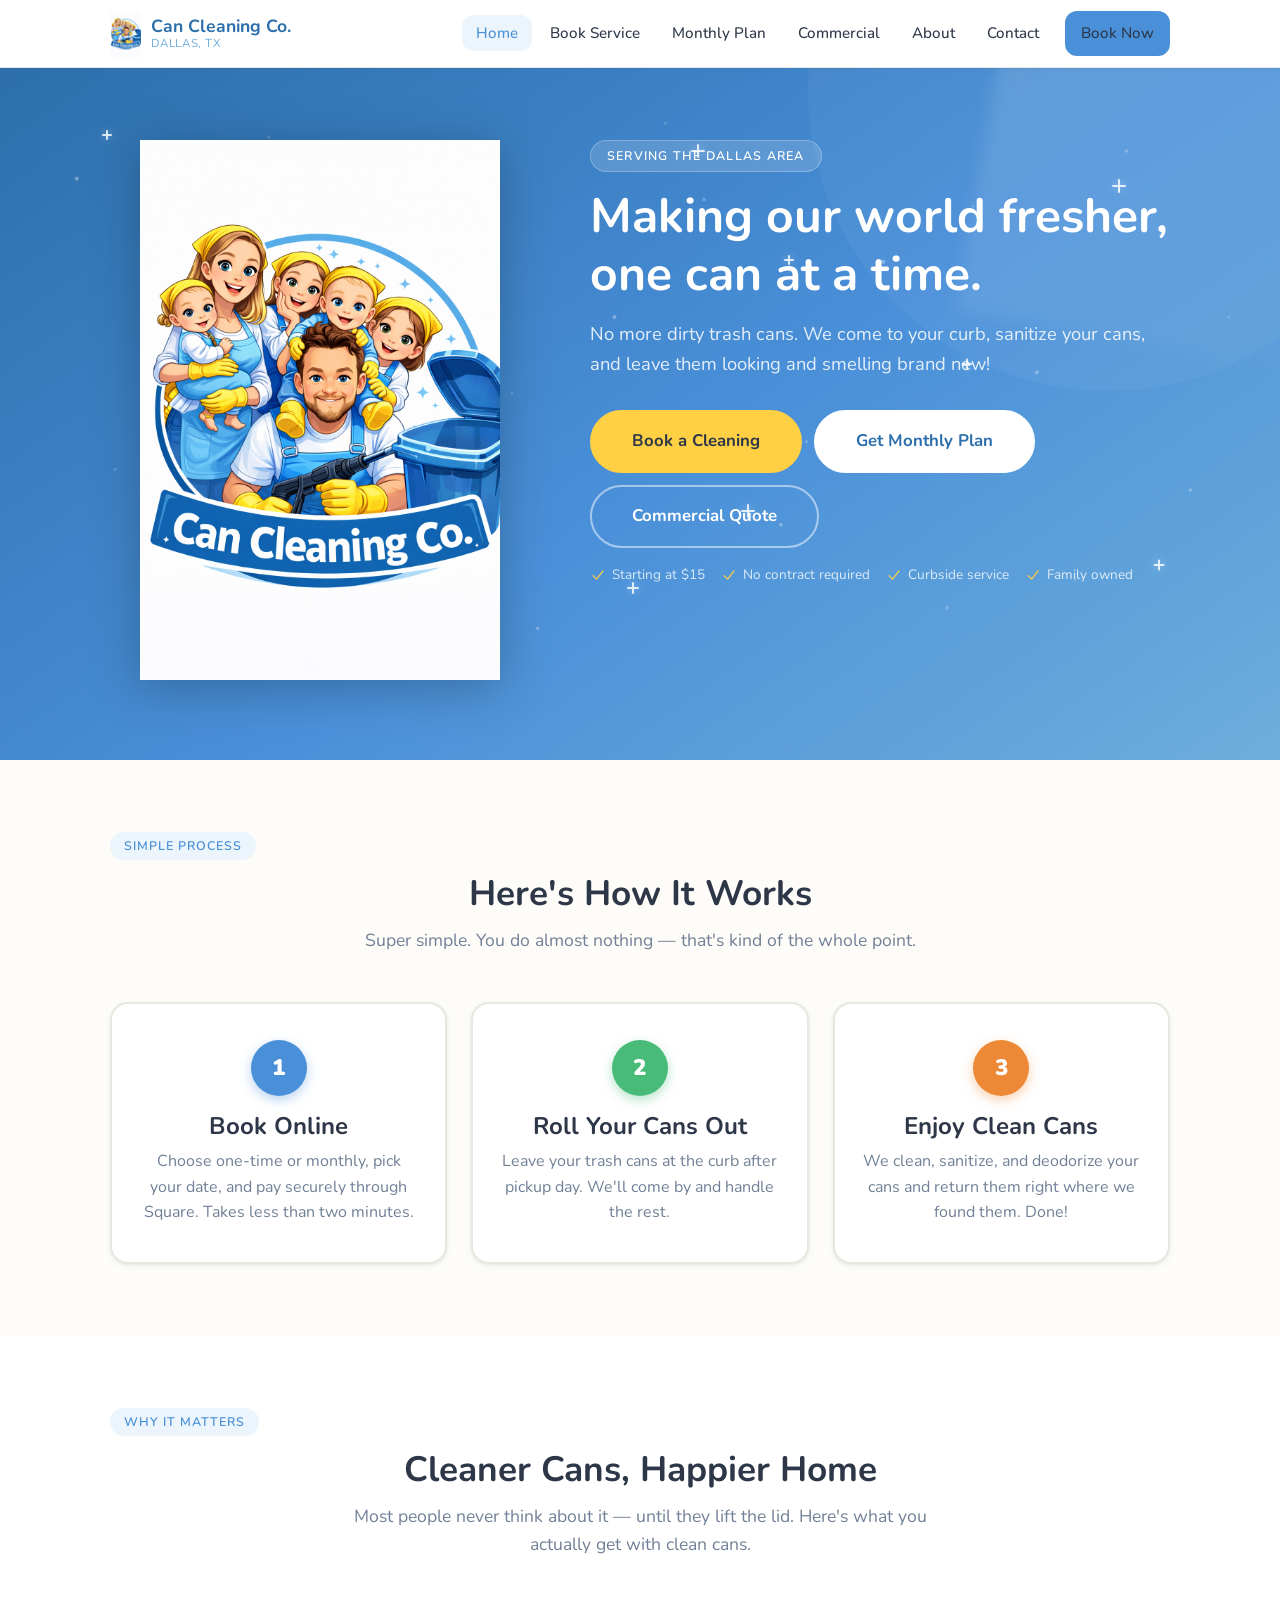
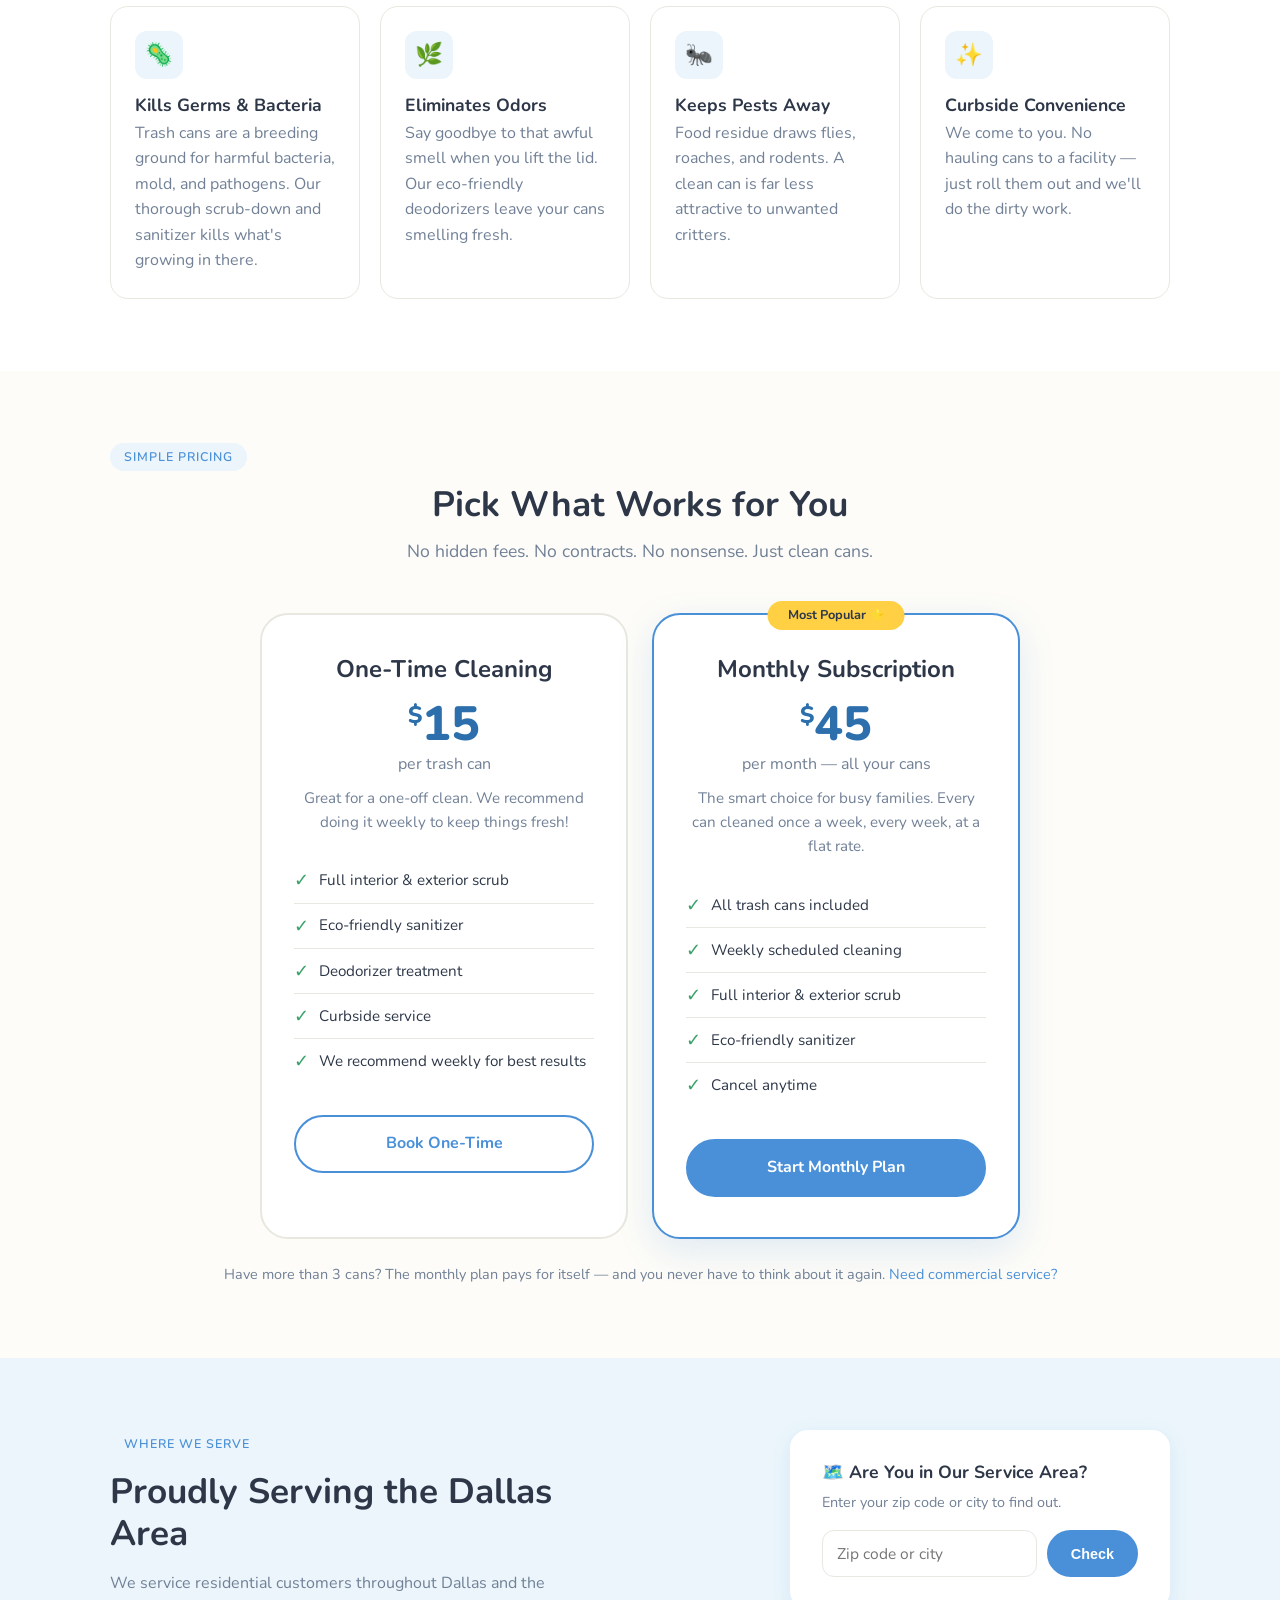
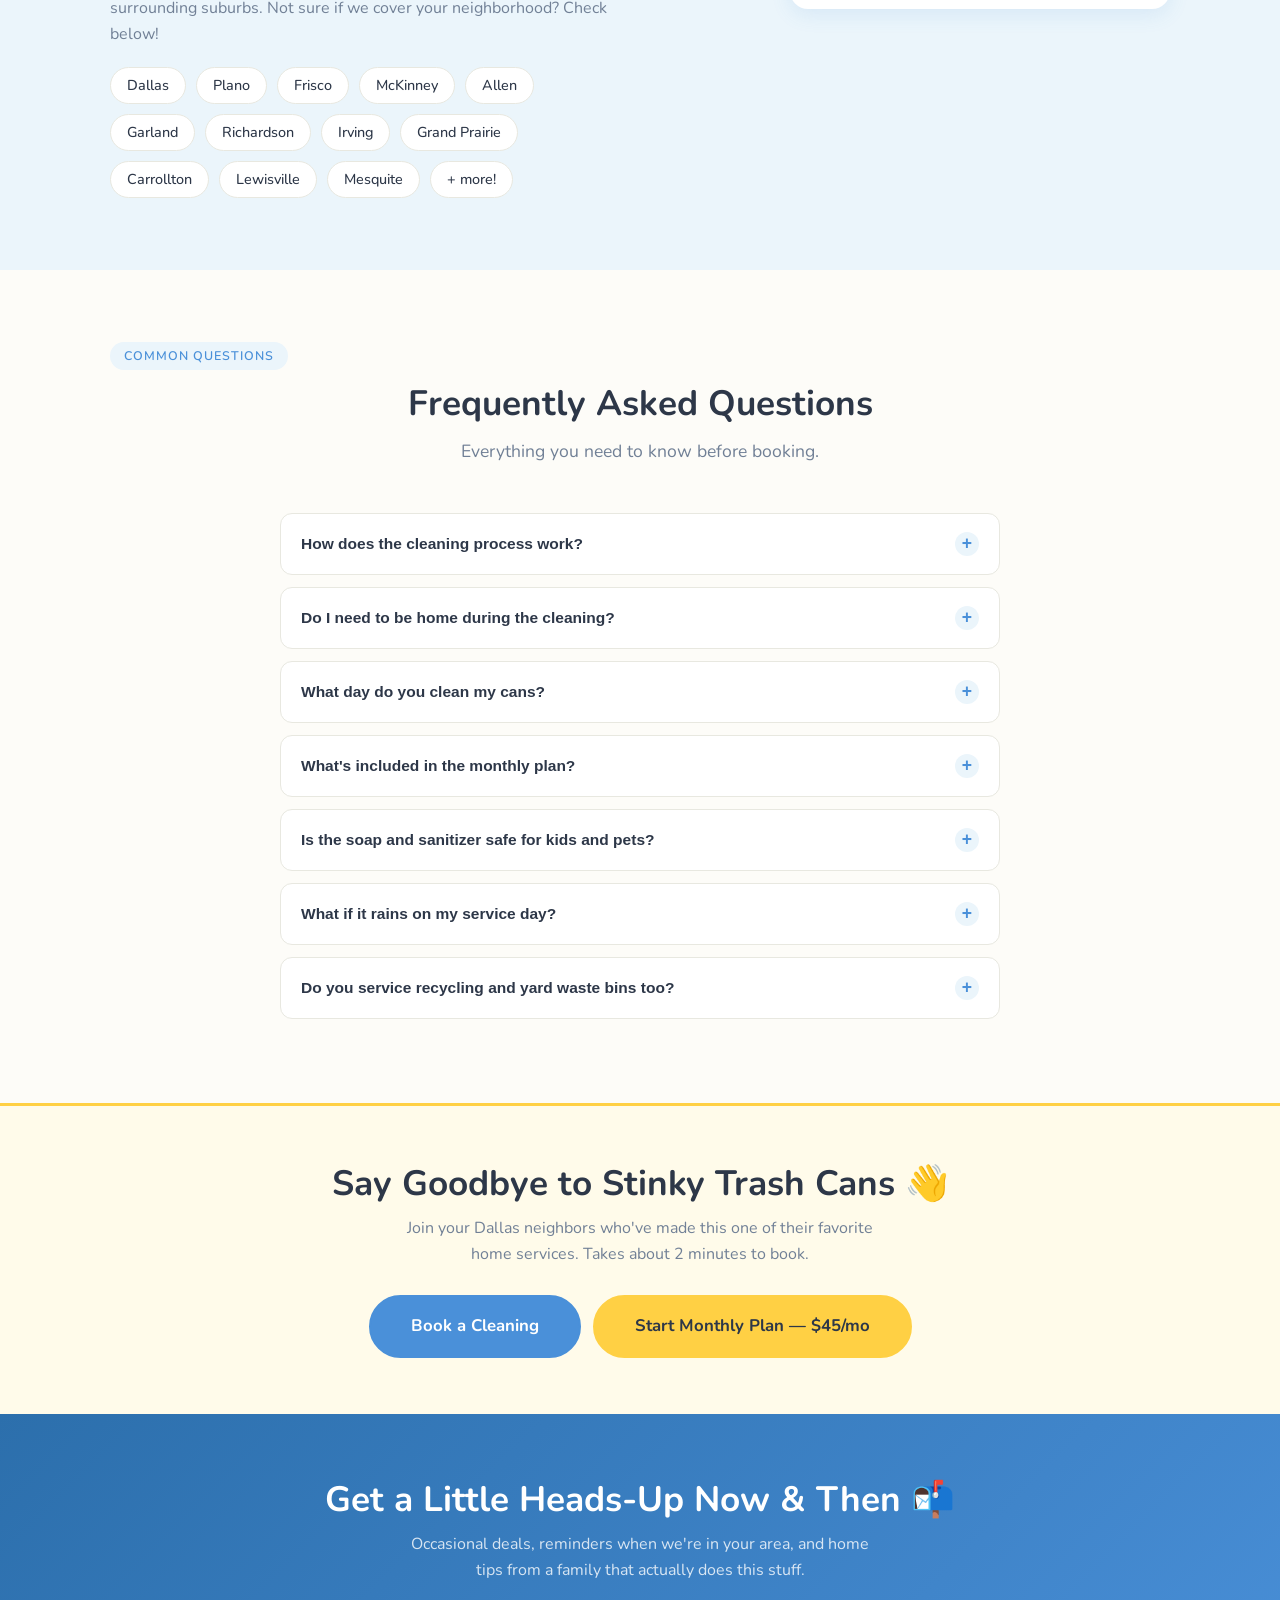
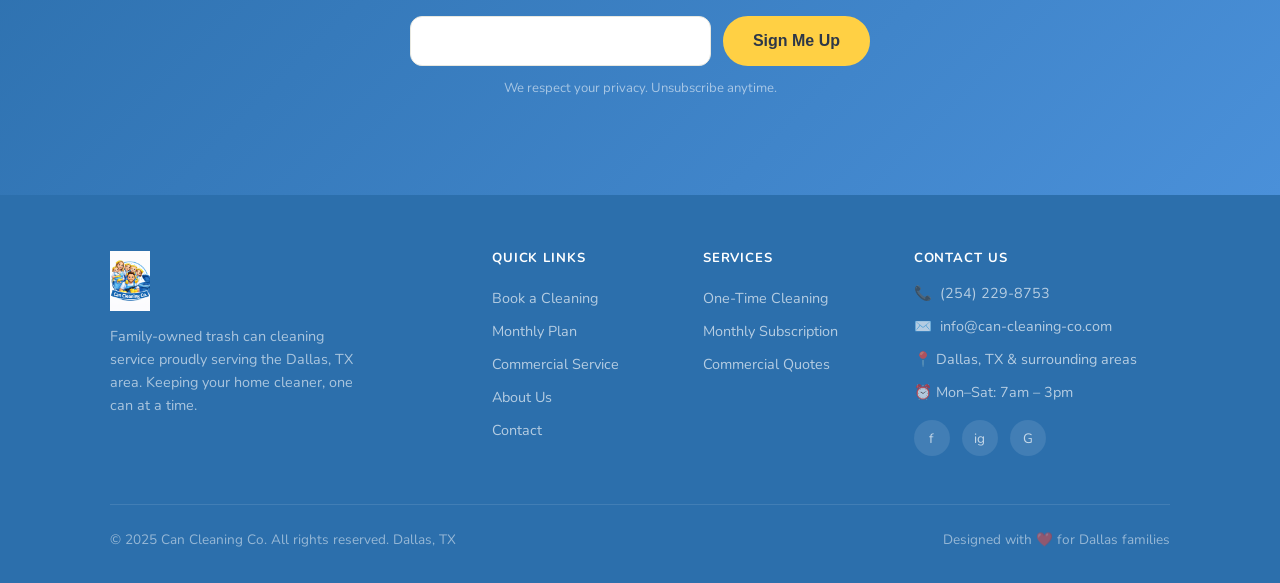
<file: index.html>
<!DOCTYPE html>
<html lang="en">
<head>
  <meta charset="UTF-8" />
  <meta name="viewport" content="width=device-width, initial-scale=1.0" />
  <title>Can Cleaning Co. | Trash Can Cleaning in Dallas, TX</title>
  <meta name="description" content="Professional trash can cleaning in the Dallas area. One-time cleanings starting at $15 per can, or $45/month for unlimited cans. Book online today." />
  <link rel="stylesheet" href="css/styles.css" />
  <!-- TODO: Add your favicon -->
  <!-- <link rel="icon" href="images/favicon.ico" /> -->
</head>
<body>

<!-- ─── Navigation ─────────────────────────── -->
<nav class="nav">
  <div class="container">
    <div class="nav-inner">
      <a href="index.html" class="nav-logo">
        <img src="images/logo.png" alt="Can Cleaning Co." />
        <span class="nav-logo-text">Can Cleaning Co.<span>Dallas, TX</span></span>
      </a>
      <ul class="nav-links">
        <li><a href="index.html" class="active">Home</a></li>
        <li><a href="book.html">Book Service</a></li>
        <li><a href="monthly-plan.html">Monthly Plan</a></li>
        <li><a href="commercial.html">Commercial</a></li>
        <li><a href="about.html">About</a></li>
        <li><a href="contact.html">Contact</a></li>
        <li><a href="book.html" class="btn btn-primary btn-sm nav-cta">Book Now</a></li>
      </ul>
      <button class="nav-hamburger" id="hamburger" aria-label="Open menu" aria-expanded="false">
        <span></span><span></span><span></span>
      </button>
    </div>
  </div>
</nav>
<div class="nav-mobile" id="mobile-nav">
  <a href="index.html">Home</a>
  <a href="book.html">Book Service</a>
  <a href="monthly-plan.html">Monthly Plan</a>
  <a href="commercial.html">Commercial</a>
  <a href="about.html">About</a>
  <a href="contact.html">Contact</a>
  <a href="book.html" class="btn btn-primary">Book Now</a>
</div>

<!-- ─── Hero ───────────────────────────────── -->
<section class="hero">
  <div class="hero-sparkles" aria-hidden="true">
    <span class="sparkle sparkle-1"></span>
    <span class="sparkle sparkle-2"></span>
    <span class="sparkle sparkle-3"></span>
    <span class="sparkle sparkle-4"></span>
    <span class="sparkle sparkle-5"></span>
    <span class="sparkle sparkle-6"></span>
    <span class="sparkle sparkle-7"></span>
    <span class="sparkle sparkle-8"></span>
    <span class="sparkle sparkle-9"></span>
    <span class="sparkle sparkle-10"></span>
    <span class="sparkle sparkle-11"></span>
    <span class="sparkle sparkle-12"></span>
  </div>
  <div class="container">
    <div class="hero-inner">
      <img src="images/logo.png" alt="Can Cleaning Co. Family" class="hero-logo" />
      <div class="hero-content">
        <span class="hero-tag">Serving the Dallas Area</span>
        <h1>Making our world fresher, one can at a time.</h1>
        <p>No more dirty trash cans. We come to your curb, sanitize your cans, and leave them looking and smelling brand new!</p>
        <div class="hero-buttons">
          <a href="book.html" class="btn btn-yellow btn-lg">Book a Cleaning</a>
          <a href="monthly-plan.html" class="btn btn-white btn-lg">Get Monthly Plan</a>
          <a href="commercial.html" class="btn btn-secondary btn-lg" style="background:transparent;color:#fff;border-color:rgba(255,255,255,0.5)">Commercial Quote</a>
        </div>
        <div class="hero-badges">
          <span class="hero-badge">
            <svg viewBox="0 0 20 20" xmlns="http://www.w3.org/2000/svg"><path d="M16.704 4.153a.75.75 0 01.143 1.052l-8 10.5a.75.75 0 01-1.127.075l-4.5-4.5a.75.75 0 011.06-1.06l3.894 3.893 7.48-9.817a.75.75 0 011.05-.143z"/></svg>
            Starting at $15
          </span>
          <span class="hero-badge">
            <svg viewBox="0 0 20 20" xmlns="http://www.w3.org/2000/svg"><path d="M16.704 4.153a.75.75 0 01.143 1.052l-8 10.5a.75.75 0 01-1.127.075l-4.5-4.5a.75.75 0 011.06-1.06l3.894 3.893 7.48-9.817a.75.75 0 011.05-.143z"/></svg>
            No contract required
          </span>
          <span class="hero-badge">
            <svg viewBox="0 0 20 20" xmlns="http://www.w3.org/2000/svg"><path d="M16.704 4.153a.75.75 0 01.143 1.052l-8 10.5a.75.75 0 01-1.127.075l-4.5-4.5a.75.75 0 011.06-1.06l3.894 3.893 7.48-9.817a.75.75 0 011.05-.143z"/></svg>
            Curbside service
          </span>
          <span class="hero-badge">
            <svg viewBox="0 0 20 20" xmlns="http://www.w3.org/2000/svg"><path d="M16.704 4.153a.75.75 0 01.143 1.052l-8 10.5a.75.75 0 01-1.127.075l-4.5-4.5a.75.75 0 011.06-1.06l3.894 3.893 7.48-9.817a.75.75 0 011.05-.143z"/></svg>
            Family owned
          </span>
        </div>
      </div>
    </div>
  </div>
</section>

<!-- ─── How It Works ───────────────────────── -->
<section class="how-it-works section">
  <div class="container">
    <span class="tag">Simple Process</span>
    <h2 class="section-title">Here's How It Works</h2>
    <p class="section-subtitle">Super simple. You do almost nothing — that's kind of the whole point.</p>
    <div class="steps-grid">
      <div class="step-card">
        <div class="step-number">1</div>
        <h3>Book Online</h3>
        <p>Choose one-time or monthly, pick your date, and pay securely through Square. Takes less than two minutes.</p>
      </div>
      <div class="step-card">
        <div class="step-number">2</div>
        <h3>Roll Your Cans Out</h3>
        <p>Leave your trash cans at the curb after pickup day. We'll come by and handle the rest.</p>
      </div>
      <div class="step-card">
        <div class="step-number">3</div>
        <h3>Enjoy Clean Cans</h3>
        <p>We clean, sanitize, and deodorize your cans and return them right where we found them. Done!</p>
      </div>
    </div>
  </div>
</section>

<!-- ─── Benefits ───────────────────────────── -->
<section class="section" style="background: var(--white);">
  <div class="container">
    <span class="tag">Why It Matters</span>
    <h2 class="section-title">Cleaner Cans, Happier Home</h2>
    <p class="section-subtitle">Most people never think about it — until they lift the lid. Here's what you actually get with clean cans.</p>
    <div class="benefits-grid">
      <div class="benefit-card">
        <div class="benefit-icon">🦠</div>
        <div>
          <h4>Kills Germs & Bacteria</h4>
          <p>Trash cans are a breeding ground for harmful bacteria, mold, and pathogens. Our thorough scrub-down and sanitizer kills what's growing in there.</p>
        </div>
      </div>
      <div class="benefit-card">
        <div class="benefit-icon">🌿</div>
        <div>
          <h4>Eliminates Odors</h4>
          <p>Say goodbye to that awful smell when you lift the lid. Our eco-friendly deodorizers leave your cans smelling fresh.</p>
        </div>
      </div>
      <div class="benefit-card">
        <div class="benefit-icon">🐜</div>
        <div>
          <h4>Keeps Pests Away</h4>
          <p>Food residue draws flies, roaches, and rodents. A clean can is far less attractive to unwanted critters.</p>
        </div>
      </div>
      <div class="benefit-card">
        <div class="benefit-icon">✨</div>
        <div>
          <h4>Curbside Convenience</h4>
          <p>We come to you. No hauling cans to a facility — just roll them out and we'll do the dirty work.</p>
        </div>
      </div>
    </div>
  </div>
</section>

<!-- ─── Pricing ─────────────────────────────── -->
<section class="pricing section" id="pricing">
  <div class="container">
    <span class="tag">Simple Pricing</span>
    <h2 class="section-title">Pick What Works for You</h2>
    <p class="section-subtitle">No hidden fees. No contracts. No nonsense. Just clean cans.</p>
    <div class="pricing-grid">
      <!-- One-Time -->
      <div class="price-card">
        <h3>One-Time Cleaning</h3>
        <div class="price-amount"><sup>$</sup>15</div>
        <div class="price-period">per trash can</div>
        <p class="price-desc">Great for a one-off clean. We recommend doing it weekly to keep things fresh!</p>
        <ul class="price-features">
          <li><span class="check">✓</span> Full interior & exterior scrub</li>
          <li><span class="check">✓</span> Eco-friendly sanitizer</li>
          <li><span class="check">✓</span> Deodorizer treatment</li>
          <li><span class="check">✓</span> Curbside service</li>
          <li><span class="check">✓</span> We recommend weekly for best results</li>
        </ul>
        <!-- TODO: Update pricing if changed -->
        <a href="book.html?type=one-time" class="btn btn-secondary btn-full">Book One-Time</a>
      </div>
      <!-- Monthly Plan -->
      <div class="price-card featured">
        <div class="price-badge">Most Popular ⭐</div>
        <h3>Monthly Subscription</h3>
        <div class="price-amount"><sup>$</sup>45</div>
        <div class="price-period">per month — all your cans</div>
        <p class="price-desc">The smart choice for busy families. Every can cleaned once a week, every week, at a flat rate.</p>
        <ul class="price-features">
          <li><span class="check">✓</span> All trash cans included</li>
          <li><span class="check">✓</span> Weekly scheduled cleaning</li>
          <li><span class="check">✓</span> Full interior & exterior scrub</li>
          <li><span class="check">✓</span> Eco-friendly sanitizer</li>
          <li><span class="check">✓</span> Cancel anytime</li>
        </ul>
        <!-- TODO: Update pricing if changed -->
        <a href="monthly-plan.html" class="btn btn-primary btn-full">Start Monthly Plan</a>
      </div>
    </div>
    <p class="text-center mt-6" style="font-size:0.9rem; color: var(--text-light);">
      Have more than 3 cans? The monthly plan pays for itself — and you never have to think about it again.
      <a href="commercial.html">Need commercial service?</a>
    </p>
  </div>
</section>

<!-- ─── Service Area ────────────────────────── -->
<section class="service-area section" id="service-area">
  <div class="container">
    <div class="area-content">
      <div class="area-text">
        <span class="tag">Where We Serve</span>
        <h2>Proudly Serving the Dallas Area</h2>
        <p>We service residential customers throughout Dallas and the surrounding suburbs. Not sure if we cover your neighborhood? Check below!</p>
        <div class="area-list">
          <!-- TODO: Update this list to match your actual service area -->
          <span class="area-chip">Dallas</span>
          <span class="area-chip">Plano</span>
          <span class="area-chip">Frisco</span>
          <span class="area-chip">McKinney</span>
          <span class="area-chip">Allen</span>
          <span class="area-chip">Garland</span>
          <span class="area-chip">Richardson</span>
          <span class="area-chip">Irving</span>
          <span class="area-chip">Grand Prairie</span>
          <span class="area-chip">Carrollton</span>
          <span class="area-chip">Lewisville</span>
          <span class="area-chip">Mesquite</span>
          <span class="area-chip">+ more!</span>
        </div>
      </div>
      <div class="area-check">
        <h4>🗺️ Are You in Our Service Area?</h4>
        <p>Enter your zip code or city to find out.</p>
        <form id="area-check-form">
          <div class="area-input-row">
            <input type="text" id="area-input" placeholder="Zip code or city" maxlength="20" />
            <button type="submit" class="btn btn-primary btn-sm">Check</button>
          </div>
        </form>
        <div id="area-result"></div>
      </div>
    </div>
  </div>
</section>

<!-- ─── FAQ ─────────────────────────────────── -->
<section class="faq section">
  <div class="container">
    <span class="tag">Common Questions</span>
    <h2 class="section-title">Frequently Asked Questions</h2>
    <p class="section-subtitle">Everything you need to know before booking.</p>
    <div class="faq-list">
      <div class="faq-item">
        <button class="faq-question">How does the cleaning process work? <span class="faq-icon">+</span></button>
        <div class="faq-answer">We scrub the inside and outside of your trash cans to remove grime and residue, then apply an eco-friendly sanitizer and deodorizer. We leave them clean and fresh right at your curb.</div>
      </div>
      <div class="faq-item">
        <button class="faq-question">Do I need to be home during the cleaning? <span class="faq-icon">+</span></button>
        <div class="faq-answer">Nope! Just roll your cans to the curb after your regular garbage pickup and we'll take care of the rest. No need to be home.</div>
      </div>
      <div class="faq-item">
        <button class="faq-question">What day do you clean my cans? <span class="faq-icon">+</span></button>
        <div class="faq-answer">You pick your preferred service date when you book. We recommend scheduling for the same day as your garbage pickup or the day after, so the cans are empty when we arrive.</div>
      </div>
      <div class="faq-item">
        <button class="faq-question">What's included in the monthly plan? <span class="faq-icon">+</span></button>
        <div class="faq-answer">The monthly plan covers all of your trash cans at a flat rate of $45/month — whether you have 1 or 10 cans. We come out once a week, every week. Cancel anytime with no fees.</div>
      </div>
      <div class="faq-item">
        <button class="faq-question">Is the soap and sanitizer safe for kids and pets? <span class="faq-icon">+</span></button>
        <div class="faq-answer">Yes! We use biodegradable, eco-friendly cleaning products that are safe for families, pets, and the environment.</div>
      </div>
      <div class="faq-item">
        <button class="faq-question">What if it rains on my service day? <span class="faq-icon">+</span></button>
        <div class="faq-answer">We'll reach out to reschedule or clean as normal — a little rain doesn't stop us. Severe weather may require rescheduling, and we'll always contact you in advance if that happens.</div>
      </div>
      <div class="faq-item">
        <button class="faq-question">Do you service recycling and yard waste bins too? <span class="faq-icon">+</span></button>
        <div class="faq-answer">Yes! We clean all curbside bins — trash, recycling, yard waste, whatever you've got. Each bin counts as one "can" for one-time pricing.</div>
      </div>
    </div>
  </div>
</section>

<!-- ─── CTA Banner ──────────────────────────── -->
<section class="cta-banner">
  <div class="container">
    <h2>Say Goodbye to Stinky Trash Cans 👋</h2>
    <p>Join your Dallas neighbors who've made this one of their favorite home services. Takes about 2 minutes to book.</p>
    <div class="cta-buttons">
      <a href="book.html" class="btn btn-primary btn-lg">Book a Cleaning</a>
      <a href="monthly-plan.html" class="btn btn-yellow btn-lg">Start Monthly Plan — $45/mo</a>
    </div>
  </div>
</section>

<!-- ─── Email Signup ────────────────────────── -->
<section class="email-signup">
  <div class="container">
    <h2>Get a Little Heads-Up Now & Then 📬</h2>
    <p>Occasional deals, reminders when we're in your area, and home tips from a family that actually does this stuff.</p>
    <form class="signup-form" id="footer-signup">
      <input type="email" placeholder="Your email address" required />
      <button type="submit" class="btn btn-yellow">Sign Me Up</button>
    </form>
    <p id="signup-success"></p>
    <p style="margin-top:12px; font-size:0.82rem; color:rgba(255,255,255,0.55);">We respect your privacy. Unsubscribe anytime.</p>
  </div>
</section>

<!-- ─── Footer ──────────────────────────────── -->
<footer class="footer">
  <div class="container">
    <div class="footer-grid">
      <div class="footer-brand">
        <img src="images/logo.png" alt="Can Cleaning Co." />
        <p>Family-owned trash can cleaning service proudly serving the Dallas, TX area. Keeping your home cleaner, one can at a time.</p>
      </div>
      <div>
        <h5>Quick Links</h5>
        <ul class="footer-links">
          <li><a href="book.html">Book a Cleaning</a></li>
          <li><a href="monthly-plan.html">Monthly Plan</a></li>
          <li><a href="commercial.html">Commercial Service</a></li>
          <li><a href="about.html">About Us</a></li>
          <li><a href="contact.html">Contact</a></li>
        </ul>
      </div>
      <div>
        <h5>Services</h5>
        <ul class="footer-links">
          <li><a href="book.html">One-Time Cleaning</a></li>
          <li><a href="monthly-plan.html">Monthly Subscription</a></li>
          <li><a href="commercial.html">Commercial Quotes</a></li>
        </ul>
      </div>
      <div class="footer-contact">
        <h5>Contact Us</h5>
        <!-- TODO: Update with your real contact information -->
        <p>📞 <a href="tel:+12542298753" style="color:rgba(255,255,255,0.65)">(254) 229-8753</a></p>
        <p>✉️ <a href="mailto:info@can-cleaning-co.com" style="color:rgba(255,255,255,0.65)">info@can-cleaning-co.com</a></p>
        <p>📍 Dallas, TX & surrounding areas</p>
        <p>⏰ Mon–Sat: 7am – 3pm</p>
        <div class="social-links" style="margin-top:16px;">
          <!-- TODO: Add your real social media links -->
          <a href="#" class="social-link" aria-label="Facebook">f</a>
          <a href="#" class="social-link" aria-label="Instagram">ig</a>
          <a href="#" class="social-link" aria-label="Google">G</a>
        </div>
      </div>
    </div>
    <div class="footer-bottom">
      <p>© 2025 Can Cleaning Co. All rights reserved. Dallas, TX</p>
      <p>Designed with ❤️ for Dallas families</p>
    </div>
  </div>
</footer>

<!-- ─── Sticky Mobile CTA ───────────────────── -->
<div class="sticky-mobile-cta">
  <a href="book.html" class="btn btn-yellow">Book Now — $15/can</a>
  <a href="monthly-plan.html" class="btn btn-white">$45/mo Plan</a>
</div>

<script src="js/main.js"></script>
</body>
</html>
</file>
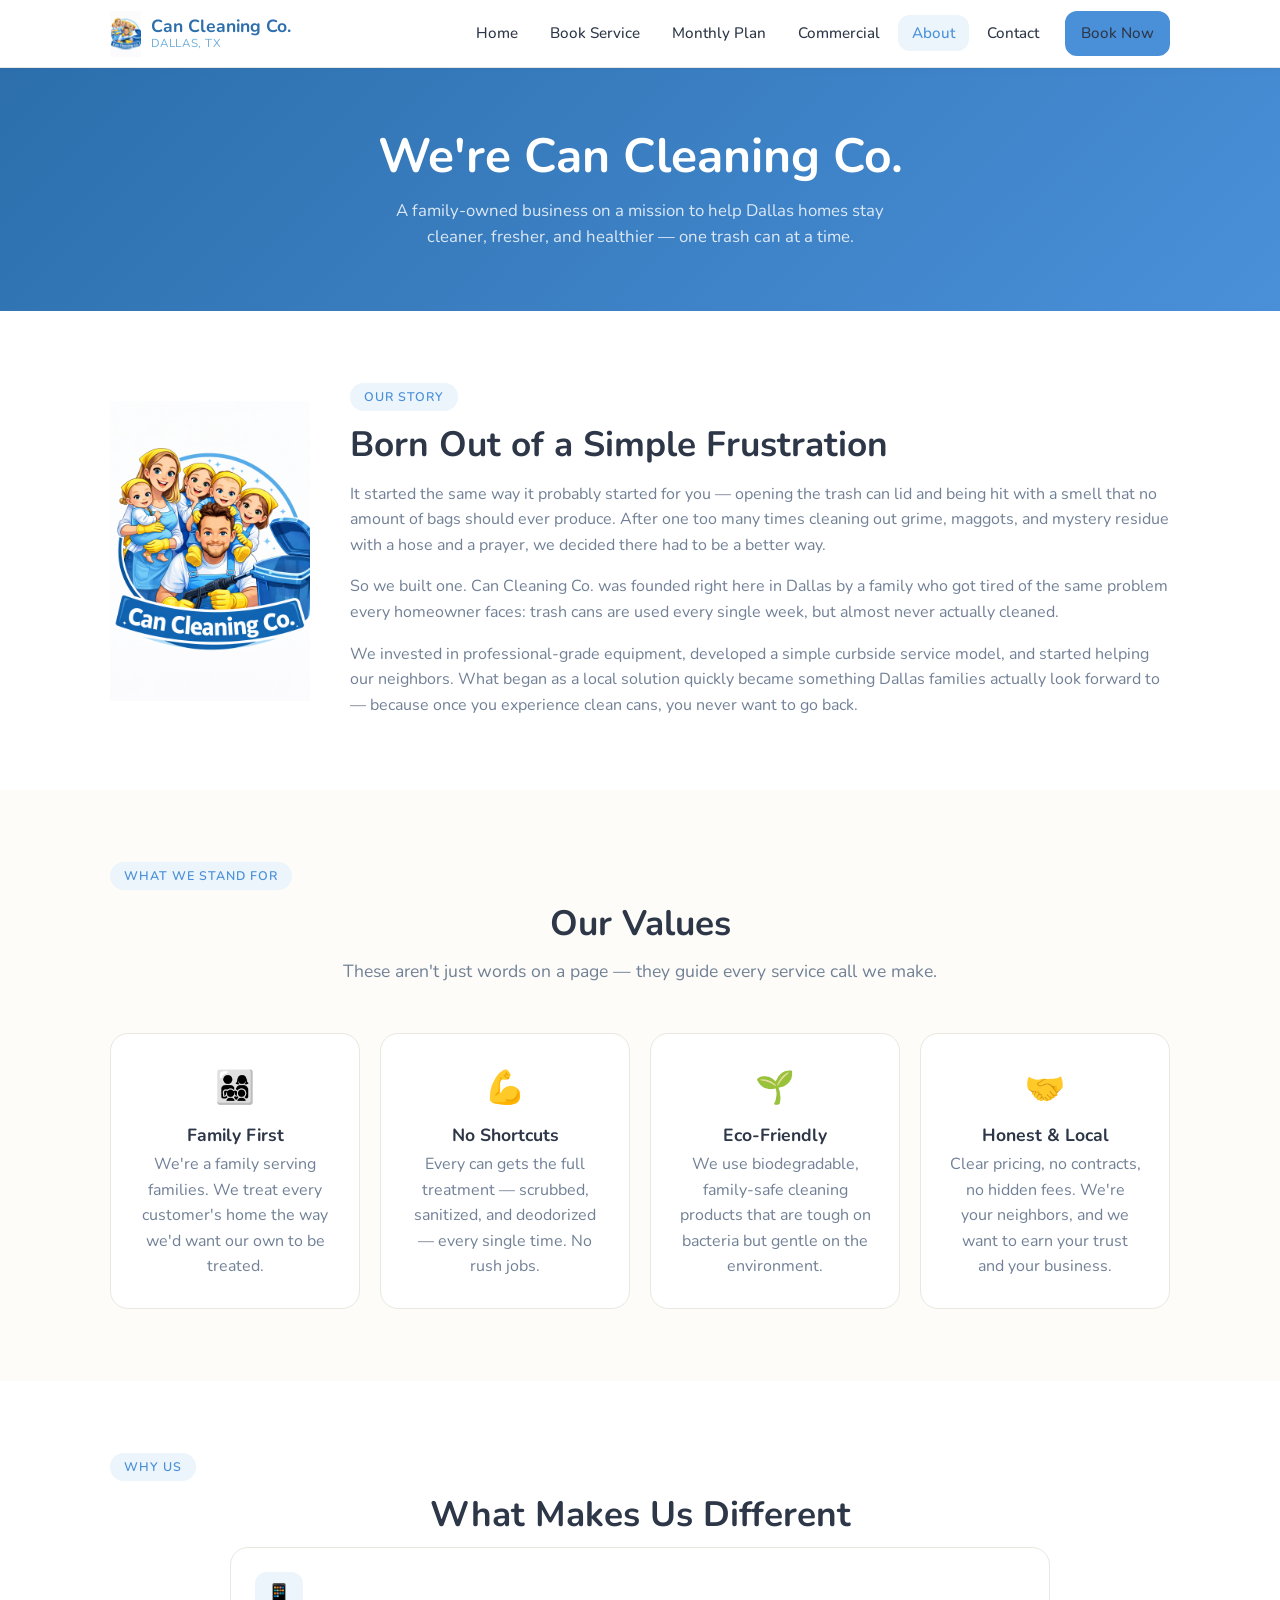
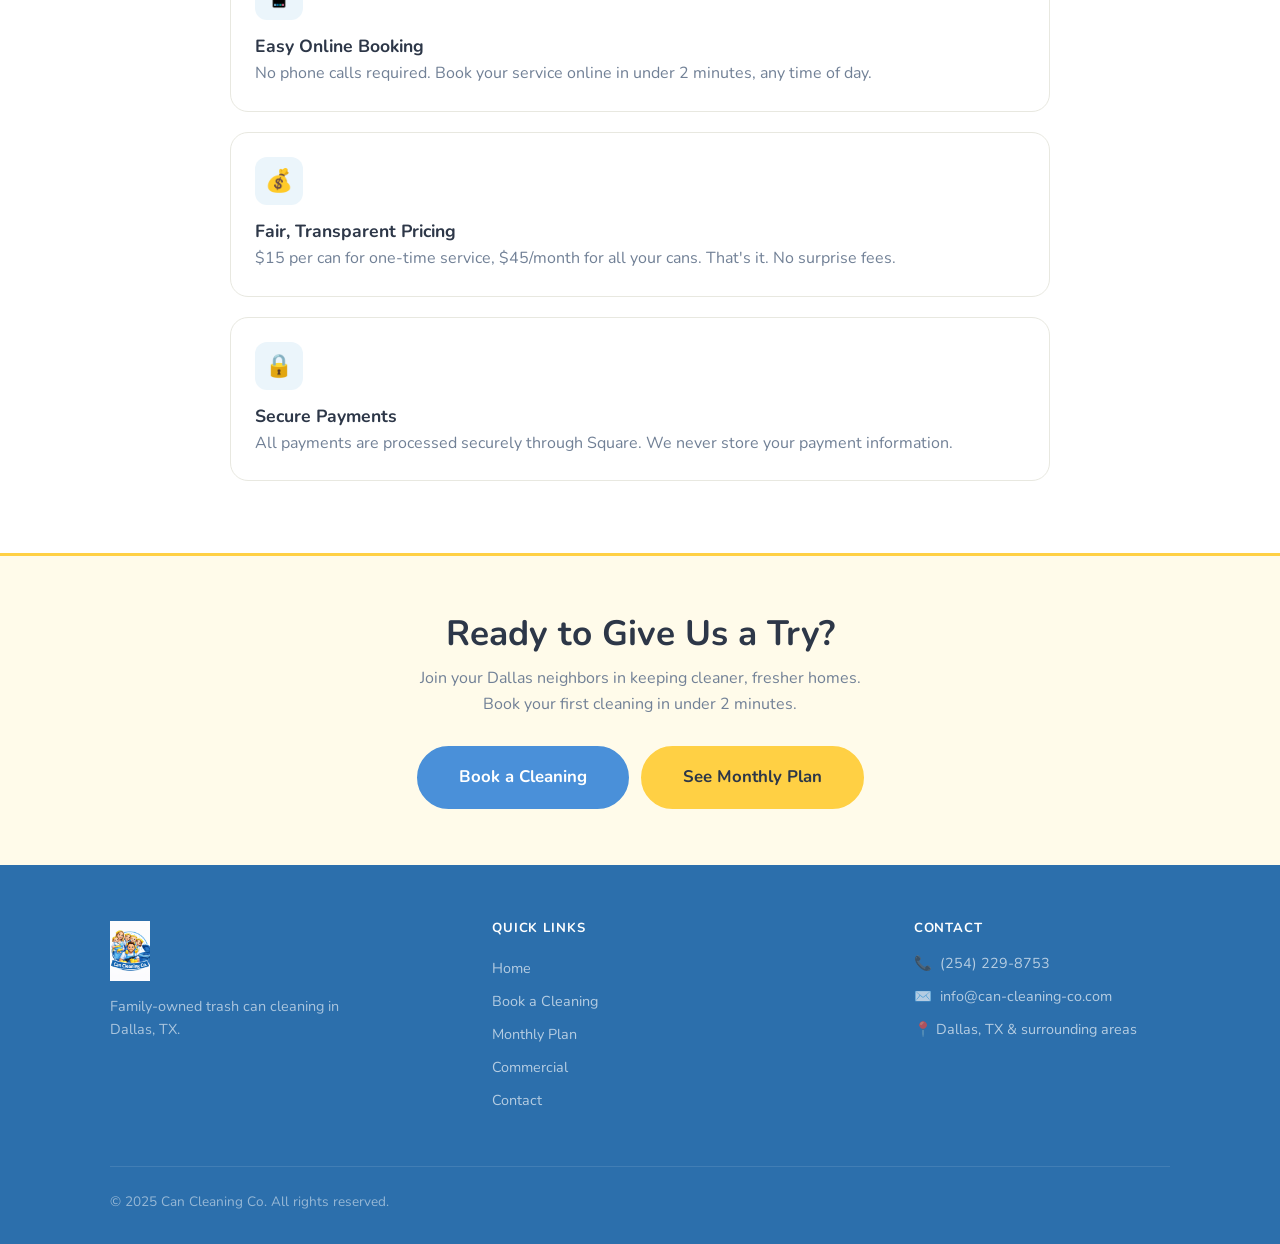
<file: about.html>
<!DOCTYPE html>
<html lang="en">
<head>
  <meta charset="UTF-8" />
  <meta name="viewport" content="width=device-width, initial-scale=1.0" />
  <title>About Us | Can Cleaning Co. — Dallas, TX</title>
  <meta name="description" content="Can Cleaning Co. is a family-owned trash can cleaning business serving the Dallas area. Learn our story and why we started." />
  <link rel="stylesheet" href="css/styles.css" />
</head>
<body>

<!-- ─── Navigation ─────────────────────────── -->
<nav class="nav">
  <div class="container">
    <div class="nav-inner">
      <a href="index.html" class="nav-logo">
        <img src="images/logo.png" alt="Can Cleaning Co." />
        <span class="nav-logo-text">Can Cleaning Co.<span>Dallas, TX</span></span>
      </a>
      <ul class="nav-links">
        <li><a href="index.html">Home</a></li>
        <li><a href="book.html">Book Service</a></li>
        <li><a href="monthly-plan.html">Monthly Plan</a></li>
        <li><a href="commercial.html">Commercial</a></li>
        <li><a href="about.html" class="active">About</a></li>
        <li><a href="contact.html">Contact</a></li>
        <li><a href="book.html" class="btn btn-primary btn-sm nav-cta">Book Now</a></li>
      </ul>
      <button class="nav-hamburger" id="hamburger" aria-label="Open menu" aria-expanded="false">
        <span></span><span></span><span></span>
      </button>
    </div>
  </div>
</nav>
<div class="nav-mobile" id="mobile-nav">
  <a href="index.html">Home</a>
  <a href="book.html">Book Service</a>
  <a href="monthly-plan.html">Monthly Plan</a>
  <a href="commercial.html">Commercial</a>
  <a href="about.html">About</a>
  <a href="contact.html">Contact</a>
  <a href="book.html" class="btn btn-primary">Book Now</a>
</div>

<!-- ─── Page Hero ──────────────────────────── -->
<section class="page-hero">
  <div class="container">
    <h1>We're Can Cleaning Co.</h1>
    <p>A family-owned business on a mission to help Dallas homes stay cleaner, fresher, and healthier — one trash can at a time.</p>
  </div>
</section>

<!-- ─── Our Story ───────────────────────────── -->
<section class="section">
  <div class="container">
    <div class="about-intro">
      <img src="images/logo.png" alt="Can Cleaning Co. family" class="about-logo-display" />
      <div class="about-text">
        <span class="tag">Our Story</span>
        <h2>Born Out of a Simple Frustration</h2>
        <p style="margin-bottom:16px;">It started the same way it probably started for you — opening the trash can lid and being hit with a smell that no amount of bags should ever produce. After one too many times cleaning out grime, maggots, and mystery residue with a hose and a prayer, we decided there had to be a better way.</p>
        <p style="margin-bottom:16px;">So we built one. Can Cleaning Co. was founded right here in Dallas by a family who got tired of the same problem every homeowner faces: trash cans are used every single week, but almost never actually cleaned.</p>
        <p>We invested in professional-grade equipment, developed a simple curbside service model, and started helping our neighbors. What began as a local solution quickly became something Dallas families actually look forward to — because once you experience clean cans, you never want to go back.</p>
      </div>
    </div>
  </div>
</section>

<!-- ─── Mission & Values ────────────────────── -->
<section class="section" style="background:var(--bg);">
  <div class="container">
    <span class="tag">What We Stand For</span>
    <h2 class="section-title">Our Values</h2>
    <p class="section-subtitle">These aren't just words on a page — they guide every service call we make.</p>
    <div class="about-values">
      <div class="value-card">
        <div class="icon">👨‍👩‍👧‍👦</div>
        <h4>Family First</h4>
        <p>We're a family serving families. We treat every customer's home the way we'd want our own to be treated.</p>
      </div>
      <div class="value-card">
        <div class="icon">💪</div>
        <h4>No Shortcuts</h4>
        <p>Every can gets the full treatment — scrubbed, sanitized, and deodorized — every single time. No rush jobs.</p>
      </div>
      <div class="value-card">
        <div class="icon">🌱</div>
        <h4>Eco-Friendly</h4>
        <p>We use biodegradable, family-safe cleaning products that are tough on bacteria but gentle on the environment.</p>
      </div>
      <div class="value-card">
        <div class="icon">🤝</div>
        <h4>Honest &amp; Local</h4>
        <p>Clear pricing, no contracts, no hidden fees. We're your neighbors, and we want to earn your trust and your business.</p>
      </div>
    </div>
  </div>
</section>

<!-- ─── Why Choose Us ───────────────────────── -->
<section class="section">
  <div class="container">
    <span class="tag">Why Us</span>
    <h2 class="section-title">What Makes Us Different</h2>
    <div style="display:grid;grid-template-columns:1fr;gap:20px;max-width:820px;margin:0 auto;">
      <div class="benefit-card">
        <div class="benefit-icon">📱</div>
        <div>
          <h4>Easy Online Booking</h4>
          <p>No phone calls required. Book your service online in under 2 minutes, any time of day.</p>
        </div>
      </div>
      <div class="benefit-card">
        <div class="benefit-icon">💰</div>
        <div>
          <h4>Fair, Transparent Pricing</h4>
          <p>$15 per can for one-time service, $45/month for all your cans. That's it. No surprise fees.</p>
        </div>
      </div>
      <div class="benefit-card">
        <div class="benefit-icon">🔒</div>
        <div>
          <h4>Secure Payments</h4>
          <p>All payments are processed securely through Square. We never store your payment information.</p>
        </div>
      </div>
    </div>
  </div>
</section>

<!-- ─── CTA ─────────────────────────────────── -->
<section class="cta-banner">
  <div class="container">
    <h2>Ready to Give Us a Try?</h2>
    <p>Join your Dallas neighbors in keeping cleaner, fresher homes. Book your first cleaning in under 2 minutes.</p>
    <div class="cta-buttons">
      <a href="book.html" class="btn btn-primary btn-lg">Book a Cleaning</a>
      <a href="monthly-plan.html" class="btn btn-yellow btn-lg">See Monthly Plan</a>
    </div>
  </div>
</section>

<!-- ─── Footer ──────────────────────────────── -->
<footer class="footer">
  <div class="container">
    <div class="footer-grid">
      <div class="footer-brand">
        <img src="images/logo.png" alt="Can Cleaning Co." />
        <p>Family-owned trash can cleaning in Dallas, TX.</p>
      </div>
      <div>
        <h5>Quick Links</h5>
        <ul class="footer-links">
          <li><a href="index.html">Home</a></li>
          <li><a href="book.html">Book a Cleaning</a></li>
          <li><a href="monthly-plan.html">Monthly Plan</a></li>
          <li><a href="commercial.html">Commercial</a></li>
          <li><a href="contact.html">Contact</a></li>
        </ul>
      </div>
      <div></div>
      <div class="footer-contact">
        <h5>Contact</h5>
        <p>📞 <a href="tel:+12542298753" style="color:rgba(255,255,255,0.65)">(254) 229-8753</a></p>
        <p>✉️ <a href="mailto:info@can-cleaning-co.com" style="color:rgba(255,255,255,0.65)">info@can-cleaning-co.com</a></p>
        <p>📍 Dallas, TX & surrounding areas</p>
      </div>
    </div>
    <div class="footer-bottom">
      <p>© 2025 Can Cleaning Co. All rights reserved.</p>
    </div>
  </div>
</footer>

<!-- ─── Sticky Mobile CTA ───────────────────── -->
<div class="sticky-mobile-cta">
  <a href="book.html" class="btn btn-yellow">Book a Cleaning</a>
  <a href="monthly-plan.html" class="btn btn-white" style="color:var(--blue-dark);">$45/mo Plan</a>
</div>

<script src="js/main.js"></script>
</body>
</html>
</file>
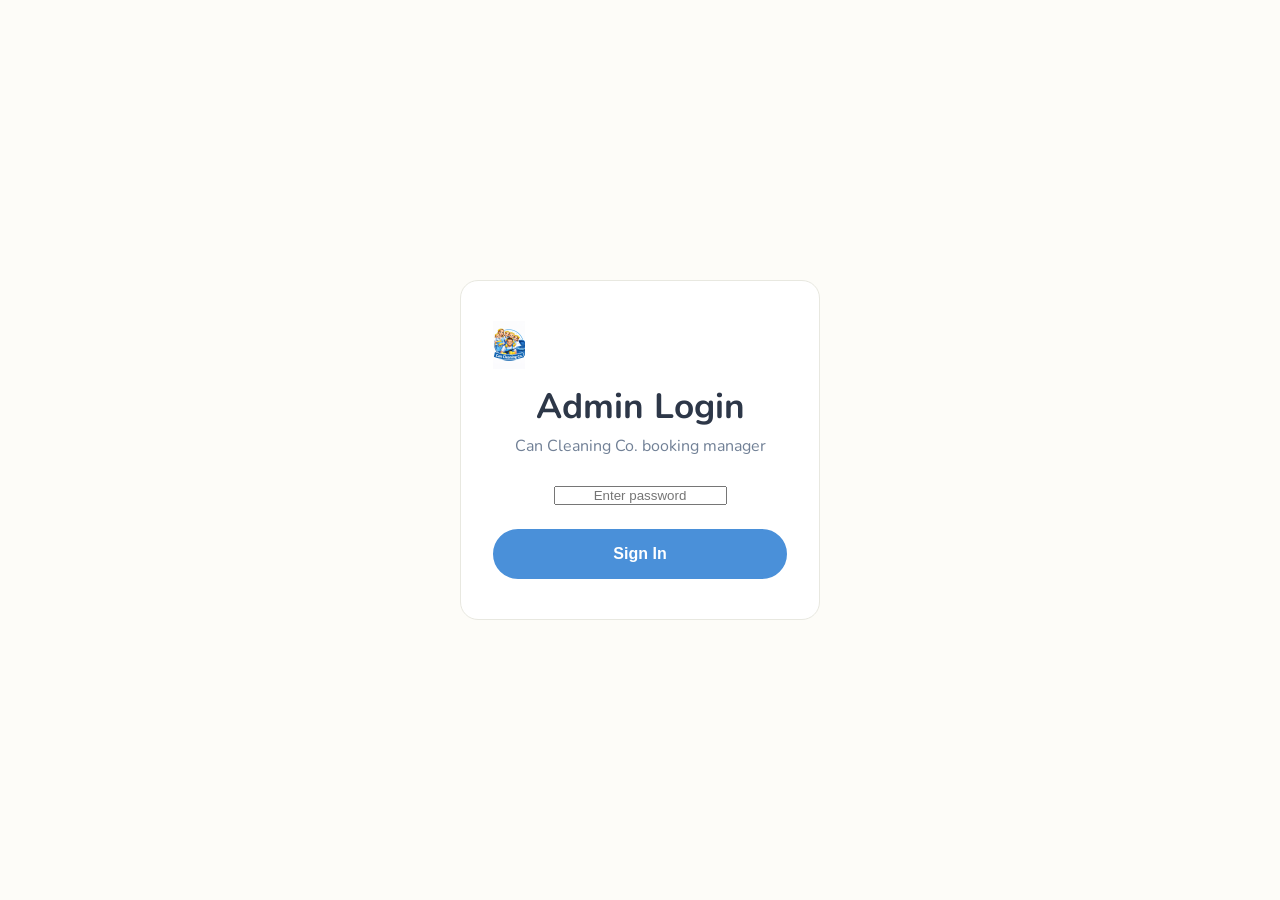
<file: admin.html>
<!DOCTYPE html>
<html lang="en">
<head>
  <meta charset="UTF-8" />
  <meta name="viewport" content="width=device-width, initial-scale=1.0" />
  <title>Admin | Can Cleaning Co.</title>
  <link rel="stylesheet" href="css/styles.css" />
  <style>
    body { background: var(--bg); }

    /* ── Login ── */
    .admin-login {
      min-height: 100vh;
      display: flex;
      align-items: center;
      justify-content: center;
    }
    .admin-login-card {
      background: var(--white);
      border: 1.5px solid var(--border);
      border-radius: var(--radius);
      padding: 40px 32px;
      width: 100%;
      max-width: 360px;
      text-align: center;
    }
    .admin-login-card img { height: 48px; margin-bottom: 16px; }
    .admin-login-card h2 { margin-bottom: 6px; }
    .admin-login-card p { color: var(--text-light); margin-bottom: 24px; }

    /* ── Dashboard ── */
    .admin-dashboard { display: none; }
    .admin-header {
      background: var(--blue-dark);
      padding: 14px 0;
    }
    .admin-header .container {
      display: flex;
      align-items: center;
      justify-content: space-between;
    }
    .admin-header h1 { font-size: 1.2rem; color: #fff; margin: 0; }

    /* ── Toolbar ── */
    .admin-toolbar {
      display: flex;
      align-items: center;
      justify-content: space-between;
      flex-wrap: wrap;
      gap: 12px;
      margin-bottom: 28px;
    }
    .admin-toolbar h2 { margin: 0; }
    .admin-toolbar p { margin: 4px 0 0; color: var(--text-light); font-size: 0.9rem; }
    .filter-row { display: flex; align-items: center; gap: 8px; flex-wrap: wrap; }
    .filter-row label { font-weight: 600; font-size: 0.9rem; }
    .filter-row input[type="date"] {
      padding: 8px 12px;
      border: 1.5px solid var(--border);
      border-radius: 8px;
      font-size: 0.95rem;
    }

    /* ── Date Group ── */
    .date-group { margin-bottom: 36px; }
    .date-group-header {
      display: flex;
      align-items: center;
      justify-content: space-between;
      flex-wrap: wrap;
      gap: 10px;
      padding-bottom: 12px;
      border-bottom: 2px solid var(--border);
      margin-bottom: 14px;
    }
    .date-group-header h3 { margin: 0; font-size: 1.1rem; }
    .date-group-header span { color: var(--text-light); font-size: 0.88rem; }

    /* ── Booking Card ── */
    .booking-card {
      background: var(--white);
      border: 1.5px solid var(--border);
      border-radius: var(--radius);
      padding: 14px 18px;
      margin-bottom: 10px;
      display: flex;
      align-items: center;
      gap: 14px;
    }
    .stop-num {
      width: 30px;
      height: 30px;
      background: var(--blue);
      color: #fff;
      border-radius: 50%;
      display: flex;
      align-items: center;
      justify-content: center;
      font-weight: 700;
      font-size: 0.85rem;
      flex-shrink: 0;
    }
    .booking-info { flex: 1; min-width: 0; }
    .booking-info strong { display: block; font-size: 1rem; }
    .booking-info span { color: var(--text-light); font-size: 0.88rem; }
    .booking-meta { text-align: right; flex-shrink: 0; }
    .badge {
      display: inline-block;
      font-size: 0.75rem;
      font-weight: 700;
      padding: 3px 10px;
      border-radius: 99px;
    }
    .badge-onetime { background: #EFF6FF; color: #1565C0; }
    .badge-monthly { background: #F0FDF4; color: #166534; }
    .booking-meta .phone { font-size: 0.85rem; color: var(--text-light); margin-top: 4px; }

    .empty-state {
      text-align: center;
      padding: 60px 20px;
      color: var(--text-light);
    }
    .error-state {
      background: #FEF2F2;
      border: 1.5px solid #FECACA;
      border-radius: var(--radius);
      padding: 20px 24px;
      color: #991B1B;
    }

    @media (max-width: 580px) {
      .booking-card { flex-wrap: wrap; }
      .booking-meta { text-align: left; }
    }
  </style>
</head>
<body>

<!-- ── Login Screen ───────────────────────── -->
<div class="admin-login" id="login-screen">
  <div class="admin-login-card">
    <img src="images/logo.png" alt="Can Cleaning Co." />
    <h2>Admin Login</h2>
    <p>Can Cleaning Co. booking manager</p>
    <div class="form-group">
      <input type="password" id="pw-input" placeholder="Enter password" style="text-align:center;" />
    </div>
    <div id="login-error" style="color:#DC2626; font-size:0.875rem; margin-bottom:12px; display:none;">Incorrect password.</div>
    <button class="btn btn-primary" style="width:100%;" onclick="login()">Sign In</button>
  </div>
</div>

<!-- ── Dashboard ─────────────────────────── -->
<div class="admin-dashboard" id="dashboard">

  <div class="admin-header">
    <div class="container">
      <h1>Can Cleaning Co. — Bookings</h1>
      <button class="btn btn-sm" onclick="logout()" style="background:rgba(255,255,255,0.15); color:#fff; border:1px solid rgba(255,255,255,0.3);">Sign Out</button>
    </div>
  </div>

  <div class="container" style="padding-top:32px; padding-bottom:64px;">

    <div class="admin-toolbar">
      <div>
        <h2>Upcoming Bookings</h2>
        <p id="booking-count">Loading…</p>
      </div>
      <div class="filter-row">
        <label for="filter-date">Date:</label>
        <input type="date" id="filter-date" onchange="renderBookings()" />
        <button class="btn btn-secondary btn-sm" onclick="document.getElementById('filter-date').value=''; renderBookings()">Clear</button>
        <button class="btn btn-secondary btn-sm" onclick="loadBookings()">Refresh</button>
      </div>
    </div>

    <div id="bookings-container">
      <div class="empty-state">Loading bookings…</div>
    </div>

  </div>
</div>

<script>
  const ADMIN_PASSWORD = 'Yavauo2017';
  // TODO: Paste your Google Apps Script URL here after deploying
  const SCRIPT_URL = 'https://script.google.com/macros/s/AKfycbwdtk7DbGk49bbLMxOGyDBgRLILi2WygeAfS1lGQ97Ym4jrCUuNeUSahoXuPAK1xRW9/exec';

  let allBookings = [];

  function login() {
    const pw = document.getElementById('pw-input').value;
    if (pw === ADMIN_PASSWORD) {
      document.getElementById('login-screen').style.display = 'none';
      document.getElementById('dashboard').style.display = 'block';
      loadBookings();
    } else {
      document.getElementById('login-error').style.display = 'block';
    }
  }

  document.getElementById('pw-input').addEventListener('keydown', function(e) {
    if (e.key === 'Enter') login();
  });

  function logout() {
    document.getElementById('login-screen').style.display = 'flex';
    document.getElementById('dashboard').style.display = 'none';
    document.getElementById('pw-input').value = '';
    allBookings = [];
  }

  async function loadBookings() {
    document.getElementById('bookings-container').innerHTML = '<div class="empty-state">Loading…</div>';
    document.getElementById('booking-count').textContent = 'Loading…';
    try {
      const res = await fetch(SCRIPT_URL + '?key=' + encodeURIComponent(ADMIN_PASSWORD));
      const data = await res.json();
      if (data.error) throw new Error(data.error);
      // Sort by preferred date ascending, skip past bookings
      allBookings = data.sort((a, b) => new Date(a['Preferred Date']) - new Date(b['Preferred Date']));
      renderBookings();
    } catch (err) {
      document.getElementById('bookings-container').innerHTML =
        '<div class="error-state"><strong>Could not load bookings.</strong><br>Make sure your Apps Script URL is set in admin.html and the script is deployed correctly.</div>';
      document.getElementById('booking-count').textContent = 'Error loading';
    }
  }

  function renderBookings() {
    const filterDate = document.getElementById('filter-date').value;
    const filtered = filterDate
      ? allBookings.filter(b => b['Preferred Date'] === filterDate)
      : allBookings;

    document.getElementById('booking-count').textContent =
      filtered.length + ' booking' + (filtered.length !== 1 ? 's' : '');

    if (filtered.length === 0) {
      document.getElementById('bookings-container').innerHTML = '<div class="empty-state">No bookings found.</div>';
      return;
    }

    // Group by date
    const groups = {};
    filtered.forEach(b => {
      const d = b['Preferred Date'] || 'Unknown';
      if (!groups[d]) groups[d] = [];
      groups[d].push(b);
    });

    let html = '';
    Object.keys(groups).sort().forEach(date => {
      const bookings = groups[date];
      const label = date !== 'Unknown'
        ? new Date(date + 'T12:00:00').toLocaleDateString('en-US', { weekday: 'long', month: 'long', day: 'numeric', year: 'numeric' })
        : 'Unknown Date';

      // Build Google Maps route URL
      const stops = bookings.map(b => encodeURIComponent([b.Address, b.City, 'TX', b.ZIP].filter(Boolean).join(', ')));
      const mapsUrl = 'https://www.google.com/maps/dir/' + stops.join('/');

      html += `
        <div class="date-group">
          <div class="date-group-header">
            <div>
              <h3>${label}</h3>
              <span>${bookings.length} stop${bookings.length !== 1 ? 's' : ''}</span>
            </div>
            <a href="${mapsUrl}" target="_blank" rel="noopener" class="btn btn-primary btn-sm">Open Route in Maps</a>
          </div>
      `;

      bookings.forEach((b, i) => {
        const isMonthly = (b['Service Type'] || '').toLowerCase().includes('monthly');
        const cans = b['Cans'] || '—';
        const badgeLabel = isMonthly ? 'Monthly' : (cans + ' can' + (cans != 1 ? 's' : ''));
        html += `
          <div class="booking-card">
            <div class="stop-num">${i + 1}</div>
            <div class="booking-info">
              <strong>${b.Name || '—'}</strong>
              <span>${[b.Address, b.City, b.ZIP].filter(Boolean).join(', ')}</span>
            </div>
            <div class="booking-meta">
              <span class="badge ${isMonthly ? 'badge-monthly' : 'badge-onetime'}">${badgeLabel}</span>
              <div class="phone">${b.Phone || ''}</div>
            </div>
          </div>
        `;
      });

      html += '</div>';
    });

    document.getElementById('bookings-container').innerHTML = html;
  }
</script>

</body>
</html>
</file>
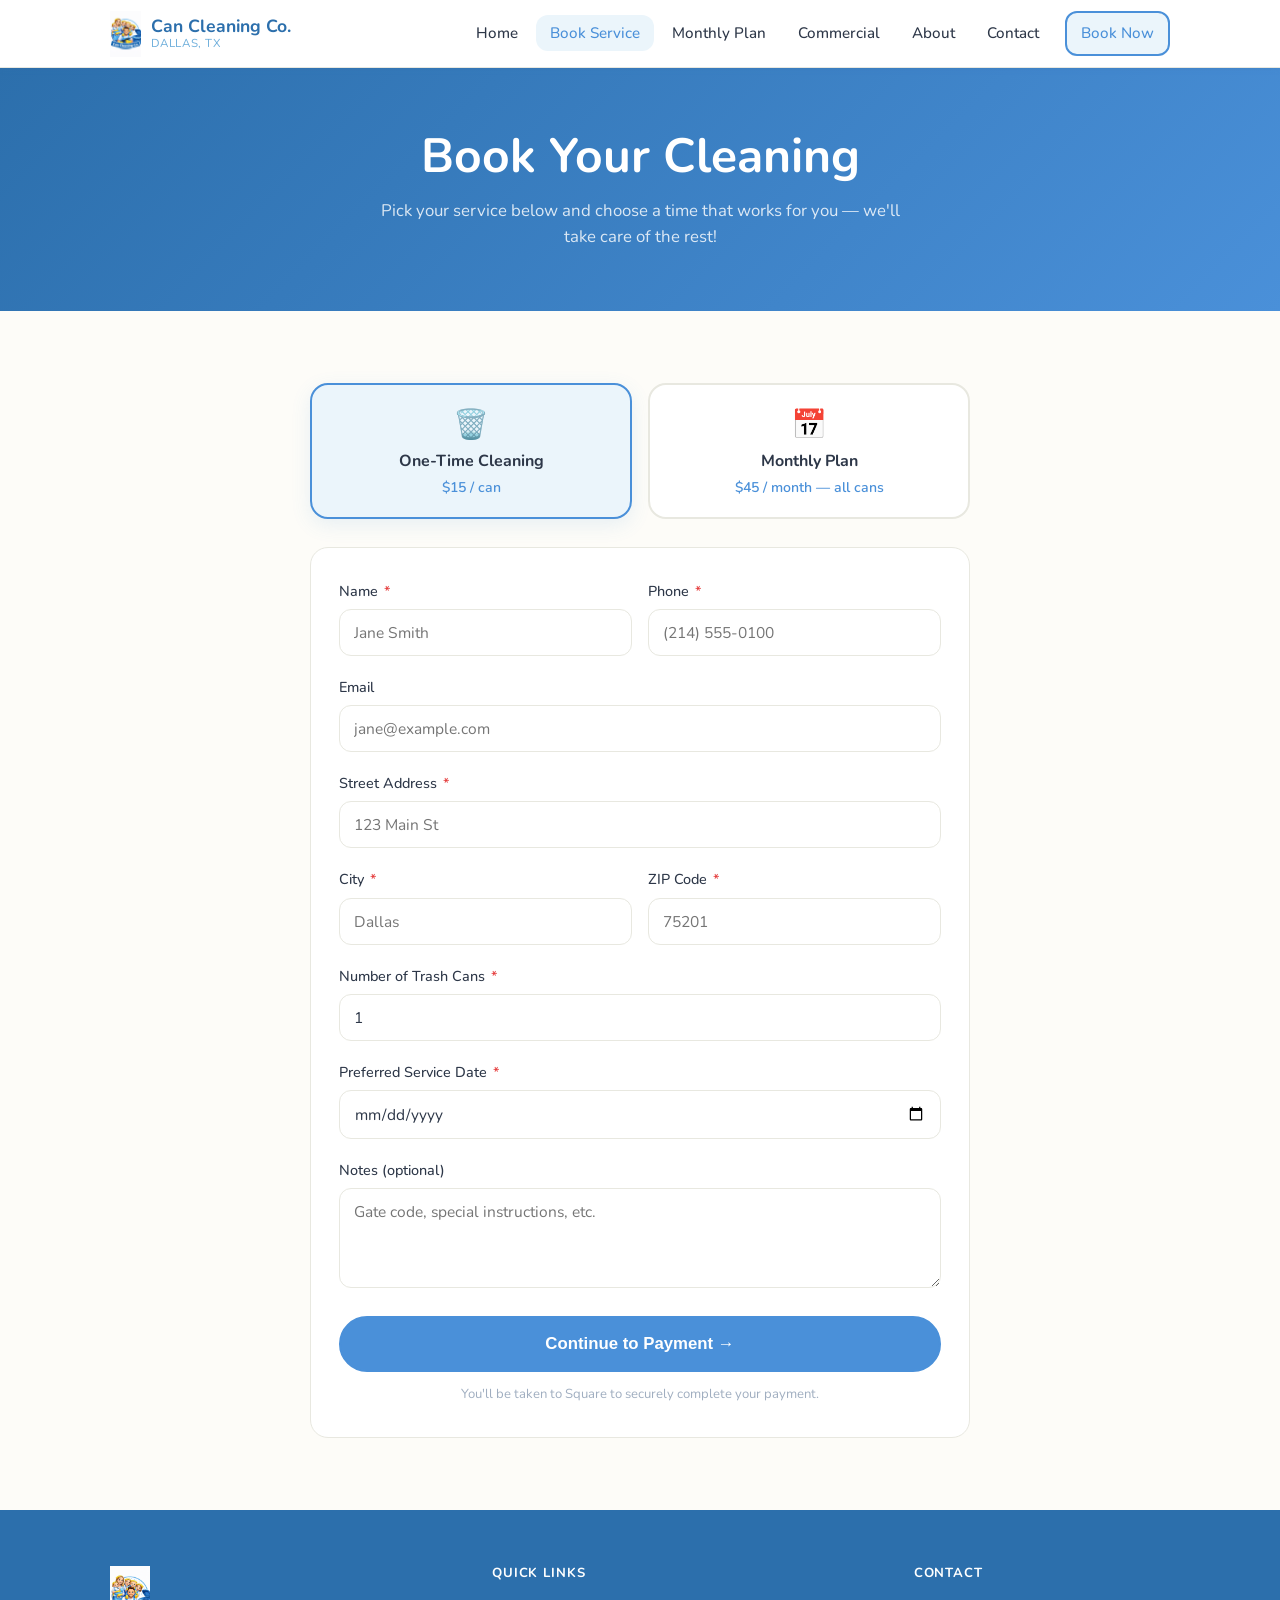
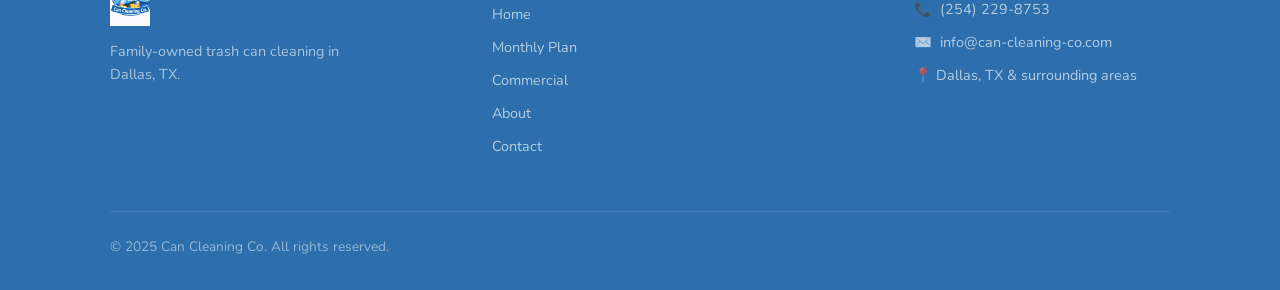
<file: book.html>
<!DOCTYPE html>
<html lang="en">
<head>
  <meta charset="UTF-8" />
  <meta name="viewport" content="width=device-width, initial-scale=1.0" />
  <title>Book a Cleaning | Can Cleaning Co. — Dallas, TX</title>
  <meta name="description" content="Book your residential trash can cleaning in Dallas. One-time service at $15 per can, or start your $45/month subscription." />
  <link rel="stylesheet" href="css/styles.css" />
</head>
<body>

<!-- ─── Navigation ─────────────────────────── -->
<nav class="nav">
  <div class="container">
    <div class="nav-inner">
      <a href="index.html" class="nav-logo">
        <img src="images/logo.png" alt="Can Cleaning Co." />
        <span class="nav-logo-text">Can Cleaning Co.<span>Dallas, TX</span></span>
      </a>
      <ul class="nav-links">
        <li><a href="index.html">Home</a></li>
        <li><a href="book.html" class="active">Book Service</a></li>
        <li><a href="monthly-plan.html">Monthly Plan</a></li>
        <li><a href="commercial.html">Commercial</a></li>
        <li><a href="about.html">About</a></li>
        <li><a href="contact.html">Contact</a></li>
        <li><a href="book.html" class="btn btn-primary btn-sm nav-cta">Book Now</a></li>
      </ul>
      <button class="nav-hamburger" id="hamburger" aria-label="Open menu" aria-expanded="false">
        <span></span><span></span><span></span>
      </button>
    </div>
  </div>
</nav>
<div class="nav-mobile" id="mobile-nav">
  <a href="index.html">Home</a>
  <a href="book.html">Book Service</a>
  <a href="monthly-plan.html">Monthly Plan</a>
  <a href="commercial.html">Commercial</a>
  <a href="about.html">About</a>
  <a href="contact.html">Contact</a>
  <a href="book.html" class="btn btn-primary">Book Now</a>
</div>

<!-- ─── Page Hero ──────────────────────────── -->
<section class="page-hero">
  <div class="container">
    <h1>Book Your Cleaning</h1>
    <p>Pick your service below and choose a time that works for you — we'll take care of the rest!</p>
  </div>
</section>

<!-- ─── Booking Section ─────────────────────── -->
<section class="section" style="background: var(--bg);">
  <div class="container" style="max-width: 700px;">

    <!-- Service Picker -->
    <div class="calendly-service-picker">
      <button class="service-pick-btn active" id="btn-onetime" onclick="switchService('one-time')">
        <span class="service-pick-icon">🗑️</span>
        <span class="service-pick-label">One-Time Cleaning</span>
        <span class="service-pick-price">$15 / can</span>
      </button>
      <button class="service-pick-btn" id="btn-monthly" onclick="switchService('monthly')">
        <span class="service-pick-icon">📅</span>
        <span class="service-pick-label">Monthly Plan</span>
        <span class="service-pick-price">$45 / month — all cans</span>
      </button>
    </div>

    <!-- Booking Form -->
    <div style="background:var(--white); border-radius:var(--radius); border:1.5px solid var(--border); padding:32px 28px;">
      <div id="booking-success" style="display:none; text-align:center; padding:24px 0;">
        <div style="font-size:2.5rem; margin-bottom:12px;">✅</div>
        <h3 style="margin-bottom:8px;">Booking Request Sent!</h3>
        <p style="color:var(--text-light);">We'll confirm your appointment by phone or text within 24 hours.</p>
        <p style="font-size:0.9rem; color:var(--text-xlight); margin-top:8px;">Questions? Call <a href="tel:+12542298753" style="color:var(--blue); font-weight:600;">(254) 229-8753</a></p>
      </div>

      <form id="booking-form" novalidate>
        <input type="hidden" name="service_type" id="hidden-service-type" value="One-Time Cleaning" />

        <div class="form-row">
          <div class="form-group">
            <label for="b-name">Name <span class="req">*</span></label>
            <input type="text" id="b-name" name="name" required placeholder="Jane Smith" />
          </div>
          <div class="form-group">
            <label for="b-phone">Phone <span class="req">*</span></label>
            <input type="tel" id="b-phone" name="phone" required placeholder="(214) 555-0100" />
          </div>
        </div>

        <div class="form-group">
          <label for="b-email">Email</label>
          <input type="email" id="b-email" name="email" placeholder="jane@example.com" />
        </div>

        <div class="form-group">
          <label for="b-address">Street Address <span class="req">*</span></label>
          <input type="text" id="b-address" name="address" required placeholder="123 Main St" />
        </div>

        <div class="form-row">
          <div class="form-group">
            <label for="b-city">City <span class="req">*</span></label>
            <input type="text" id="b-city" name="city" required placeholder="Dallas" />
          </div>
          <div class="form-group">
            <label for="b-zip">ZIP Code <span class="req">*</span></label>
            <input type="text" id="b-zip" name="zip" required placeholder="75201" inputmode="numeric" maxlength="5" />
          </div>
        </div>

        <div id="can-count-group" class="form-group">
          <label for="b-cans">Number of Trash Cans <span class="req">*</span></label>
          <input type="number" id="b-cans" name="can_count" required min="1" max="20" value="1" />
        </div>

        <div class="form-group">
          <label for="b-date">Preferred Service Date <span class="req">*</span></label>
          <input type="date" id="b-date" name="preferred_date" required />
        </div>

        <div class="form-group">
          <label for="b-notes">Notes (optional)</label>
          <textarea id="b-notes" name="notes" rows="3" placeholder="Gate code, special instructions, etc."></textarea>
        </div>

        <button type="submit" class="btn btn-primary btn-lg" style="width:100%;">Continue to Payment →</button>
        <p style="font-size:0.82rem; color:var(--text-xlight); text-align:center; margin-top:12px;">You'll be taken to Square to securely complete your payment.</p>
      </form>
    </div>

  </div>
</section>

<script>
(function() {
  // Set min date to tomorrow
  const dateInput = document.getElementById('b-date');
  if (dateInput) {
    const tomorrow = new Date();
    tomorrow.setDate(tomorrow.getDate() + 1);
    dateInput.min = tomorrow.toISOString().split('T')[0];
  }

  // Service switcher
  window.switchService = function(type) {
    const btnOne = document.getElementById('btn-onetime');
    const btnMon = document.getElementById('btn-monthly');
    const canGroup = document.getElementById('can-count-group');
    const hiddenType = document.getElementById('hidden-service-type');
    if (type === 'one-time') {
      btnOne.classList.add('active');
      btnMon.classList.remove('active');
      canGroup.style.display = 'block';
      hiddenType.value = 'One-Time Cleaning';
    } else {
      btnOne.classList.remove('active');
      btnMon.classList.add('active');
      canGroup.style.display = 'none';
      hiddenType.value = 'Monthly Plan';
    }
  };

  // TODO: Paste your Google Apps Script URL here after deploying
  const SCRIPT_URL = 'https://script.google.com/macros/s/AKfycbwdtk7DbGk49bbLMxOGyDBgRLILi2WygeAfS1lGQ97Ym4jrCUuNeUSahoXuPAK1xRW9/exec';

  const PAYMENT_LINKS = {
    ONE_TIME: {
      1: 'https://square.link/u/E6owlIOf',
      2: 'https://square.link/u/Rh1nVnX0',
      3: 'https://square.link/u/5glffrCe',
      4: 'https://square.link/u/vmP7KW2s',
      5: 'https://square.link/u/502xISqE',
    },
    MONTHLY: 'https://square.link/u/ufEBAgeW',
  };

  // Form submission
  const form = document.getElementById('booking-form');
  if (form) {
    form.addEventListener('submit', async function(e) {
      e.preventDefault();
      const btn = form.querySelector('button[type="submit"]');
      btn.textContent = 'Sending…';
      btn.disabled = true;

      const serviceType = document.getElementById('hidden-service-type').value;
      const canCount = parseInt(document.getElementById('b-cans').value) || 1;

      const payload = {
        name:           document.getElementById('b-name').value,
        phone:          document.getElementById('b-phone').value,
        email:          document.getElementById('b-email').value,
        address:        document.getElementById('b-address').value,
        city:           document.getElementById('b-city').value,
        zip:            document.getElementById('b-zip').value,
        cans:           serviceType === 'Monthly Plan' ? '—' : canCount,
        preferred_date: document.getElementById('b-date').value,
        service_type:   serviceType,
        notes:          document.getElementById('b-notes').value,
      };

      try {
        await fetch(SCRIPT_URL, {
          method: 'POST',
          mode: 'no-cors',
          headers: { 'Content-Type': 'application/json' },
          body: JSON.stringify(payload),
        });
      } catch (err) {
        // no-cors swallows errors; proceed to payment regardless
      }

      // Redirect to Square
      if (serviceType === 'Monthly Plan') {
        window.location.href = PAYMENT_LINKS.MONTHLY;
      } else {
        const payLink = PAYMENT_LINKS.ONE_TIME[canCount];
        if (payLink) {
          window.location.href = payLink;
        } else {
          alert('For 6+ cans please call us at (254) 229-8753 to book.');
          btn.textContent = 'Continue to Payment →';
          btn.disabled = false;
        }
      }
    });
  }

  // Pre-select plan from URL param
  const params = new URLSearchParams(window.location.search);
  if (params.get('type') === 'monthly') switchService('monthly');
})();
</script>

<!-- ─── Footer ──────────────────────────────── -->
<footer class="footer">
  <div class="container">
    <div class="footer-grid">
      <div class="footer-brand">
        <img src="images/logo.png" alt="Can Cleaning Co." />
        <p>Family-owned trash can cleaning in Dallas, TX.</p>
      </div>
      <div>
        <h5>Quick Links</h5>
        <ul class="footer-links">
          <li><a href="index.html">Home</a></li>
          <li><a href="monthly-plan.html">Monthly Plan</a></li>
          <li><a href="commercial.html">Commercial</a></li>
          <li><a href="about.html">About</a></li>
          <li><a href="contact.html">Contact</a></li>
        </ul>
      </div>
      <div></div>
      <div class="footer-contact">
        <h5>Contact</h5>
        <p>📞 <a href="tel:+12542298753" style="color:rgba(255,255,255,0.65)">(254) 229-8753</a></p>
        <p>✉️ <a href="mailto:info@can-cleaning-co.com" style="color:rgba(255,255,255,0.65)">info@can-cleaning-co.com</a></p>
        <p>📍 Dallas, TX & surrounding areas</p>
      </div>
    </div>
    <div class="footer-bottom">
      <p>© 2025 Can Cleaning Co. All rights reserved.</p>
    </div>
  </div>
</footer>

<!-- ─── Sticky Mobile CTA ───────────────────── -->
<div class="sticky-mobile-cta">
  <a href="tel:+12542298753" class="btn btn-white" style="color:var(--blue-dark);">📞 Call Us</a>
  <a href="monthly-plan.html" class="btn btn-yellow">$45/mo Plan</a>
</div>

<script src="js/main.js"></script>
</body>
</html>
</file>
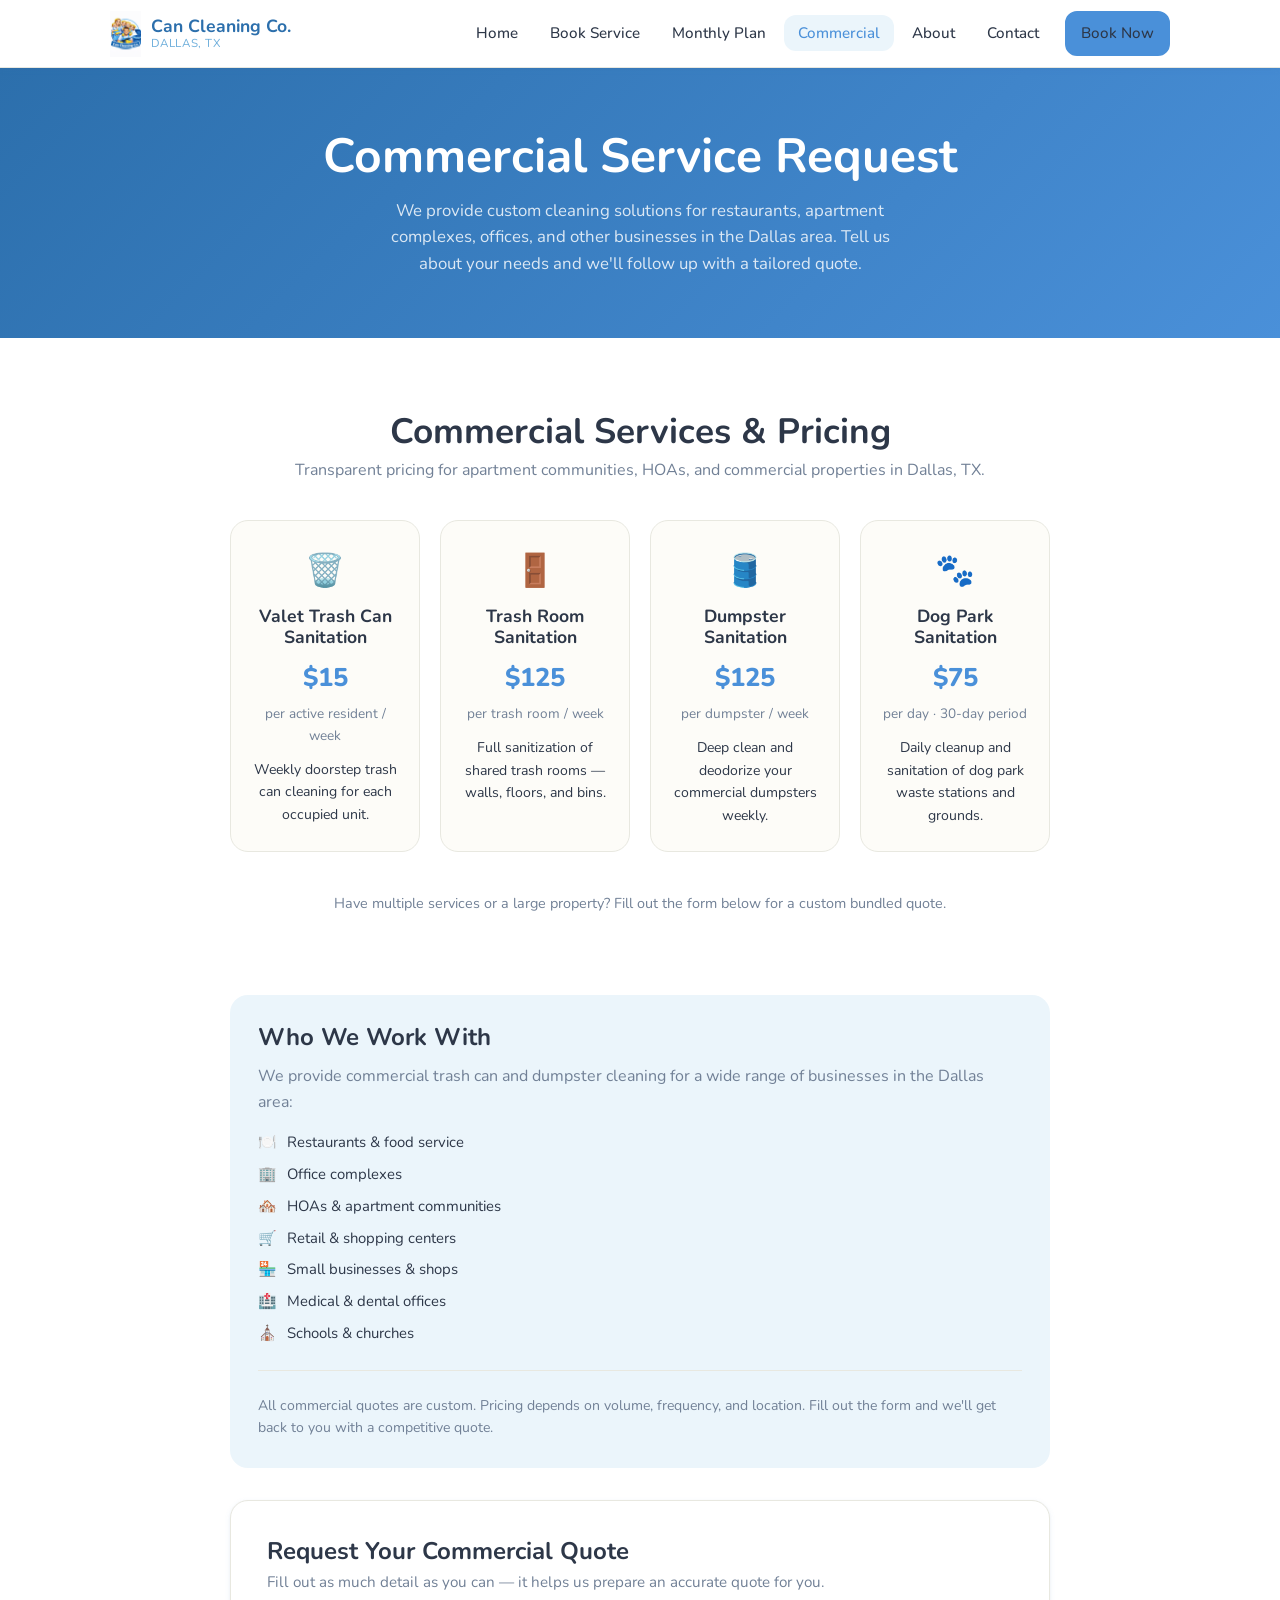
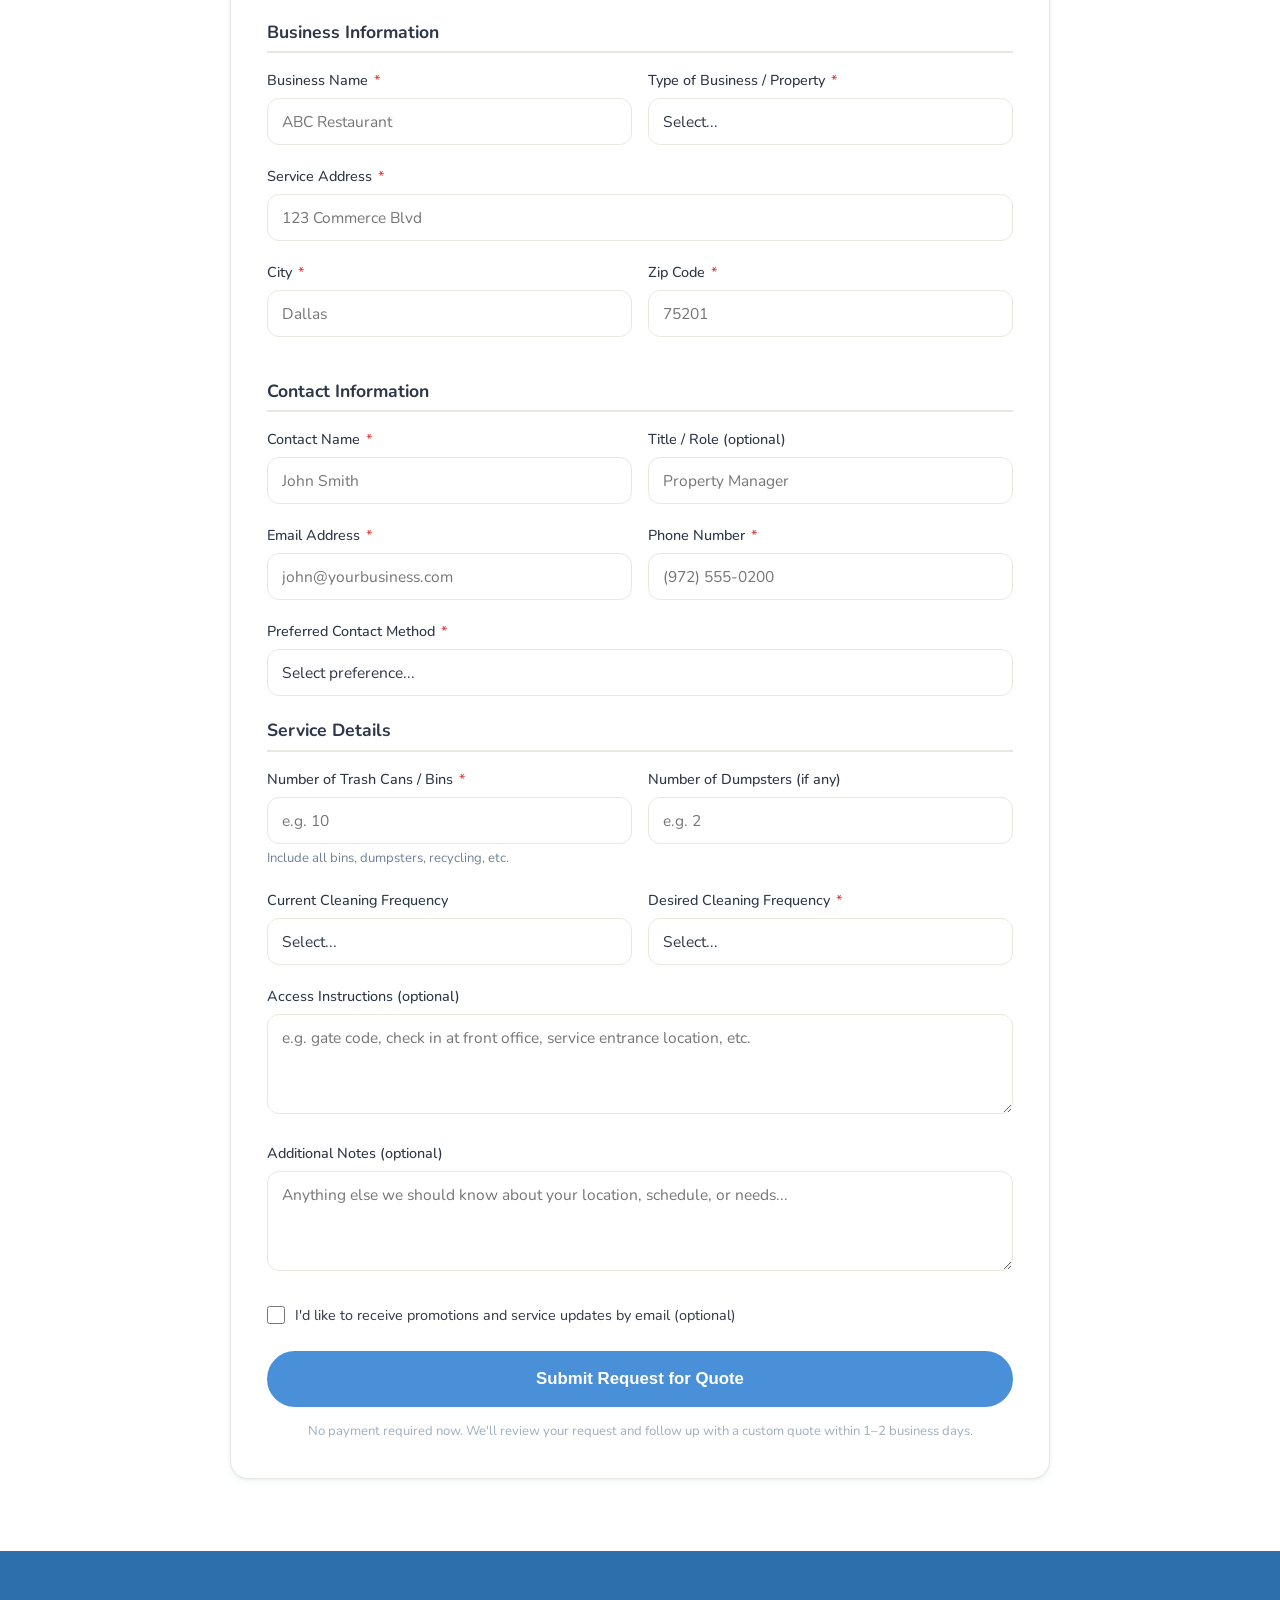
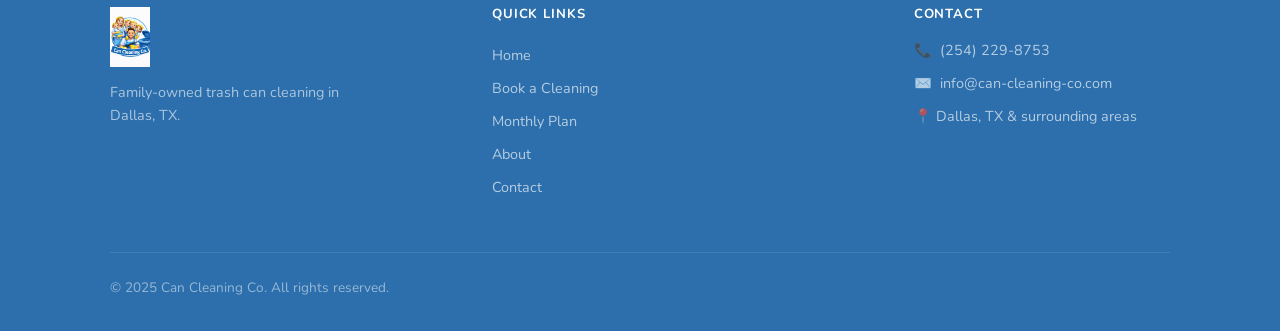
<file: commercial.html>
<!DOCTYPE html>
<html lang="en">
<head>
  <meta charset="UTF-8" />
  <meta name="viewport" content="width=device-width, initial-scale=1.0" />
  <title>Commercial Service Request | Can Cleaning Co. — Dallas, TX</title>
  <meta name="description" content="Request a commercial trash can or dumpster cleaning quote for your Dallas area business. We'll review your needs and follow up with a custom quote." />
  <link rel="stylesheet" href="css/styles.css" />
</head>
<body>

<!-- ─── Navigation ─────────────────────────── -->
<nav class="nav">
  <div class="container">
    <div class="nav-inner">
      <a href="index.html" class="nav-logo">
        <img src="images/logo.png" alt="Can Cleaning Co." />
        <span class="nav-logo-text">Can Cleaning Co.<span>Dallas, TX</span></span>
      </a>
      <ul class="nav-links">
        <li><a href="index.html">Home</a></li>
        <li><a href="book.html">Book Service</a></li>
        <li><a href="monthly-plan.html">Monthly Plan</a></li>
        <li><a href="commercial.html" class="active">Commercial</a></li>
        <li><a href="about.html">About</a></li>
        <li><a href="contact.html">Contact</a></li>
        <li><a href="book.html" class="btn btn-primary btn-sm nav-cta">Book Now</a></li>
      </ul>
      <button class="nav-hamburger" id="hamburger" aria-label="Open menu" aria-expanded="false">
        <span></span><span></span><span></span>
      </button>
    </div>
  </div>
</nav>
<div class="nav-mobile" id="mobile-nav">
  <a href="index.html">Home</a>
  <a href="book.html">Book Service</a>
  <a href="monthly-plan.html">Monthly Plan</a>
  <a href="commercial.html">Commercial</a>
  <a href="about.html">About</a>
  <a href="contact.html">Contact</a>
  <a href="book.html" class="btn btn-primary">Book Now</a>
</div>

<!-- ─── Page Hero ──────────────────────────── -->
<section class="page-hero">
  <div class="container">
    <h1>Commercial Service Request</h1>
    <p>We provide custom cleaning solutions for restaurants, apartment complexes, offices, and other businesses in the Dallas area. Tell us about your needs and we'll follow up with a tailored quote.</p>
  </div>
</section>

<!-- ─── Commercial Pricing ───────────────────── -->
<section class="section" style="background:var(--white); padding-bottom:0;">
  <div class="container" style="max-width:860px;">
    <h2 style="text-align:center; margin-bottom:6px;">Commercial Services & Pricing</h2>
    <p style="text-align:center; color:var(--text-light); margin-bottom:36px;">Transparent pricing for apartment communities, HOAs, and commercial properties in Dallas, TX.</p>

    <div style="display:grid; grid-template-columns:repeat(auto-fit, minmax(190px, 1fr)); gap:20px; margin-bottom:40px;">

      <!-- Valet Trash -->
      <div style="background:var(--bg); border:1.5px solid var(--border); border-radius:var(--radius); padding:24px 20px; text-align:center;">
        <div style="font-size:2rem; margin-bottom:10px;">🗑️</div>
        <h4 style="margin-bottom:6px;">Valet Trash Can Sanitation</h4>
        <div style="font-size:1.6rem; font-weight:800; color:var(--blue); margin:10px 0 4px;">$15</div>
        <div style="font-size:0.85rem; color:var(--text-light); margin-bottom:12px;">per active resident / week</div>
        <p style="font-size:0.88rem; color:var(--text);">Weekly doorstep trash can cleaning for each occupied unit.</p>
      </div>

      <!-- Trash Room -->
      <div style="background:var(--bg); border:1.5px solid var(--border); border-radius:var(--radius); padding:24px 20px; text-align:center;">
        <div style="font-size:2rem; margin-bottom:10px;">🚪</div>
        <h4 style="margin-bottom:6px;">Trash Room Sanitation</h4>
        <div style="font-size:1.6rem; font-weight:800; color:var(--blue); margin:10px 0 4px;">$125</div>
        <div style="font-size:0.85rem; color:var(--text-light); margin-bottom:12px;">per trash room / week</div>
        <p style="font-size:0.88rem; color:var(--text);">Full sanitization of shared trash rooms — walls, floors, and bins.</p>
      </div>

      <!-- Dumpster -->
      <div style="background:var(--bg); border:1.5px solid var(--border); border-radius:var(--radius); padding:24px 20px; text-align:center;">
        <div style="font-size:2rem; margin-bottom:10px;">🛢️</div>
        <h4 style="margin-bottom:6px;">Dumpster Sanitation</h4>
        <div style="font-size:1.6rem; font-weight:800; color:var(--blue); margin:10px 0 4px;">$125</div>
        <div style="font-size:0.85rem; color:var(--text-light); margin-bottom:12px;">per dumpster / week</div>
        <p style="font-size:0.88rem; color:var(--text);">Deep clean and deodorize your commercial dumpsters weekly.</p>
      </div>

      <!-- Dog Park -->
      <div style="background:var(--bg); border:1.5px solid var(--border); border-radius:var(--radius); padding:24px 20px; text-align:center;">
        <div style="font-size:2rem; margin-bottom:10px;">🐾</div>
        <h4 style="margin-bottom:6px;">Dog Park Sanitation</h4>
        <div style="font-size:1.6rem; font-weight:800; color:var(--blue); margin:10px 0 4px;">$75</div>
        <div style="font-size:0.85rem; color:var(--text-light); margin-bottom:12px;">per day · 30-day period</div>
        <p style="font-size:0.88rem; color:var(--text);">Daily cleanup and sanitation of dog park waste stations and grounds.</p>
      </div>

    </div>

    <p style="text-align:center; font-size:0.9rem; color:var(--text-light); margin-bottom:8px;">Have multiple services or a large property? Fill out the form below for a custom bundled quote.</p>
  </div>
</section>

<!-- ─── Commercial Request Form ─────────────── -->
<section class="section">
  <div class="container" style="max-width:860px;">

    <!-- Success message (hidden until form submitted) -->
    <div class="success-message" id="commercial-success">
      <div class="success-icon">📋</div>
      <h3>Request Received!</h3>
      <p>Thanks for reaching out. We've received your commercial service request and will review your needs carefully.</p>
      <p style="margin-top:12px;">A member of our team will contact you within <strong>1–2 business days</strong> to discuss your quote.</p>
      <p style="margin-top:12px; font-size:0.9rem; color:var(--text-light);">Questions in the meantime? Call us at <a href="tel:+12542298753">(254) 229-8753</a>.</p>
      <a href="index.html" class="btn btn-primary mt-6" style="display:inline-block">Back to Home</a>
    </div>

    <div id="commercial-form-wrapper">
      <div style="display:grid;grid-template-columns:1fr;gap:32px;">

        <!-- Info sidebar for small screens -->
        <div style="background:var(--blue-pale);border-radius:var(--radius);padding:28px;">
          <h3 style="margin-bottom:12px;">Who We Work With</h3>
          <p style="margin-bottom:16px;">We provide commercial trash can and dumpster cleaning for a wide range of businesses in the Dallas area:</p>
          <ul style="list-style:none;display:flex;flex-direction:column;gap:8px;">
            <li style="display:flex;gap:10px;font-size:0.93rem;color:var(--text);"><span>🍽️</span> Restaurants & food service</li>
            <li style="display:flex;gap:10px;font-size:0.93rem;color:var(--text);"><span>🏢</span> Office complexes</li>
            <li style="display:flex;gap:10px;font-size:0.93rem;color:var(--text);"><span>🏘️</span> HOAs & apartment communities</li>
            <li style="display:flex;gap:10px;font-size:0.93rem;color:var(--text);"><span>🛒</span> Retail & shopping centers</li>
            <li style="display:flex;gap:10px;font-size:0.93rem;color:var(--text);"><span>🏪</span> Small businesses & shops</li>
            <li style="display:flex;gap:10px;font-size:0.93rem;color:var(--text);"><span>🏥</span> Medical & dental offices</li>
            <li style="display:flex;gap:10px;font-size:0.93rem;color:var(--text);"><span>⛪</span> Schools & churches</li>
          </ul>
          <div class="divider"></div>
          <p style="font-size:0.88rem;color:var(--text-light);">All commercial quotes are custom. Pricing depends on volume, frequency, and location. Fill out the form and we'll get back to you with a competitive quote.</p>
        </div>

        <!-- The Form -->
        <form id="commercial-form" novalidate>
          <div class="booking-form-card" style="padding:36px;">
            <h3 style="margin-bottom:4px;">Request Your Commercial Quote</h3>
            <p style="margin-bottom:28px;font-size:0.95rem;">Fill out as much detail as you can — it helps us prepare an accurate quote for you.</p>

            <!-- Business Info -->
            <h4 style="margin-bottom:16px; padding-bottom:8px; border-bottom:2px solid var(--border);">Business Information</h4>

            <div class="form-row">
              <div class="form-group">
                <label for="biz-name">Business Name <span class="req">*</span></label>
                <input type="text" id="biz-name" name="biz-name" placeholder="ABC Restaurant" required />
                <div class="form-error"></div>
              </div>
              <div class="form-group">
                <label for="biz-type">Type of Business / Property <span class="req">*</span></label>
                <select id="biz-type" name="biz-type" required>
                  <option value="">Select...</option>
                  <option>Restaurant / Food Service</option>
                  <option>Office Building</option>
                  <option>Apartment Complex / HOA</option>
                  <option>Retail / Shopping Center</option>
                  <option>Medical / Dental Office</option>
                  <option>School / Church</option>
                  <option>Hotel / Hospitality</option>
                  <option>Warehouse / Industrial</option>
                  <option>Other</option>
                </select>
                <div class="form-error"></div>
              </div>
            </div>

            <div class="form-group">
              <label for="biz-address">Service Address <span class="req">*</span></label>
              <input type="text" id="biz-address" name="biz-address" placeholder="123 Commerce Blvd" required />
              <div class="form-error"></div>
            </div>

            <div class="form-row">
              <div class="form-group">
                <label for="biz-city">City <span class="req">*</span></label>
                <input type="text" id="biz-city" name="biz-city" placeholder="Dallas" required />
                <div class="form-error"></div>
              </div>
              <div class="form-group">
                <label for="biz-zip">Zip Code <span class="req">*</span></label>
                <input type="text" id="biz-zip" name="biz-zip" placeholder="75201" maxlength="5" required />
                <div class="form-error"></div>
              </div>
            </div>

            <!-- Contact Info -->
            <h4 style="margin:24px 0 16px; padding-bottom:8px; border-bottom:2px solid var(--border);">Contact Information</h4>

            <div class="form-row">
              <div class="form-group">
                <label for="contact-name">Contact Name <span class="req">*</span></label>
                <input type="text" id="contact-name" name="contact-name" placeholder="John Smith" required />
                <div class="form-error"></div>
              </div>
              <div class="form-group">
                <label for="contact-title">Title / Role (optional)</label>
                <input type="text" id="contact-title" name="contact-title" placeholder="Property Manager" />
              </div>
            </div>

            <div class="form-row">
              <div class="form-group">
                <label for="contact-email">Email Address <span class="req">*</span></label>
                <input type="email" id="contact-email" name="contact-email" placeholder="john@yourbusiness.com" required />
                <div class="form-error"></div>
              </div>
              <div class="form-group">
                <label for="contact-phone">Phone Number <span class="req">*</span></label>
                <input type="tel" id="contact-phone" name="contact-phone" placeholder="(972) 555-0200" required />
                <div class="form-error"></div>
              </div>
            </div>

            <div class="form-group">
              <label for="preferred-contact">Preferred Contact Method <span class="req">*</span></label>
              <select id="preferred-contact" name="preferred-contact" required>
                <option value="">Select preference...</option>
                <option value="email">Email</option>
                <option value="phone-call">Phone Call</option>
                <option value="text">Text Message</option>
              </select>
              <div class="form-error"></div>
            </div>

            <!-- Service Details -->
            <h4 style="margin:24px 0 16px; padding-bottom:8px; border-bottom:2px solid var(--border);">Service Details</h4>

            <div class="form-row">
              <div class="form-group">
                <label for="can-count-comm">Number of Trash Cans / Bins <span class="req">*</span></label>
                <input type="number" id="can-count-comm" name="can-count-comm" placeholder="e.g. 10" min="1" required />
                <div class="form-hint">Include all bins, dumpsters, recycling, etc.</div>
                <div class="form-error"></div>
              </div>
              <div class="form-group">
                <label for="dumpster-count">Number of Dumpsters (if any)</label>
                <input type="number" id="dumpster-count" name="dumpster-count" placeholder="e.g. 2" min="0" />
              </div>
            </div>

            <div class="form-row">
              <div class="form-group">
                <label for="current-freq">Current Cleaning Frequency</label>
                <select id="current-freq" name="current-freq">
                  <option value="">Select...</option>
                  <option>Never cleaned</option>
                  <option>Monthly</option>
                  <option>Quarterly</option>
                  <option>Every 6 months</option>
                  <option>Annually</option>
                  <option>Other</option>
                </select>
              </div>
              <div class="form-group">
                <label for="desired-freq">Desired Cleaning Frequency <span class="req">*</span></label>
                <select id="desired-freq" name="desired-freq" required>
                  <option value="">Select...</option>
                  <option>Weekly</option>
                  <option>Bi-weekly</option>
                  <option>Monthly</option>
                  <option>Quarterly</option>
                  <option>One-time</option>
                  <option>Not sure — need recommendation</option>
                </select>
                <div class="form-error"></div>
              </div>
            </div>

            <div class="form-group">
              <label for="access-instructions">Access Instructions (optional)</label>
              <textarea id="access-instructions" name="access-instructions" placeholder="e.g. gate code, check in at front office, service entrance location, etc."></textarea>
            </div>

            <div class="form-group">
              <label for="additional-notes">Additional Notes (optional)</label>
              <textarea id="additional-notes" name="additional-notes" placeholder="Anything else we should know about your location, schedule, or needs..."></textarea>
            </div>

            <!-- Opt-in -->
            <div class="form-group">
              <div class="checkbox-group">
                <input type="checkbox" id="comm-promo" name="comm-promo" />
                <label for="comm-promo">I'd like to receive promotions and service updates by email (optional)</label>
              </div>
            </div>

            <div class="alert" id="commercial-alert"></div>

            <button type="submit" class="btn btn-primary btn-lg btn-full" id="commercial-submit">
              <span class="default-text">Submit Request for Quote</span>
              <span class="loading-text"><span class="spinner"></span> Submitting...</span>
            </button>

            <p style="margin-top:14px;font-size:0.82rem;color:var(--text-xlight);text-align:center;">
              No payment required now. We'll review your request and follow up with a custom quote within 1–2 business days.
            </p>
          </div>
        </form>

      </div>
    </div><!-- /form-wrapper -->

  </div>
</section>

<!-- ─── Footer ──────────────────────────────── -->
<footer class="footer">
  <div class="container">
    <div class="footer-grid">
      <div class="footer-brand">
        <img src="images/logo.png" alt="Can Cleaning Co." />
        <p>Family-owned trash can cleaning in Dallas, TX.</p>
      </div>
      <div>
        <h5>Quick Links</h5>
        <ul class="footer-links">
          <li><a href="index.html">Home</a></li>
          <li><a href="book.html">Book a Cleaning</a></li>
          <li><a href="monthly-plan.html">Monthly Plan</a></li>
          <li><a href="about.html">About</a></li>
          <li><a href="contact.html">Contact</a></li>
        </ul>
      </div>
      <div></div>
      <div class="footer-contact">
        <h5>Contact</h5>
        <p>📞 <a href="tel:+12542298753" style="color:rgba(255,255,255,0.65)">(254) 229-8753</a></p>
        <p>✉️ <a href="mailto:info@can-cleaning-co.com" style="color:rgba(255,255,255,0.65)">info@can-cleaning-co.com</a></p>
        <p>📍 Dallas, TX & surrounding areas</p>
      </div>
    </div>
    <div class="footer-bottom">
      <p>© 2025 Can Cleaning Co. All rights reserved.</p>
    </div>
  </div>
</footer>

<!-- ─── Sticky Mobile CTA ───────────────────── -->
<div class="sticky-mobile-cta">
  <a href="tel:+12542298753" class="btn btn-yellow">📞 Call for Quote</a>
  <a href="book.html" class="btn btn-white" style="color:var(--blue-dark);">Residential Booking</a>
</div>

<script src="js/main.js"></script>
<script>
document.addEventListener('DOMContentLoaded', function() {
  const form = document.getElementById('commercial-form');
  const submitBtn = document.getElementById('commercial-submit');
  const alert = document.getElementById('commercial-alert');
  const success = document.getElementById('commercial-success');
  const formWrapper = document.getElementById('commercial-form-wrapper');

  form.addEventListener('submit', async function(e) {
    e.preventDefault();

    // Validate required fields
    let valid = true;
    form.querySelectorAll('[required]').forEach(field => {
      if (!validateField(field)) valid = false;
    });
    if (!valid) {
      const firstInvalid = form.querySelector('.invalid');
      firstInvalid?.scrollIntoView({ behavior: 'smooth', block: 'center' });
      firstInvalid?.focus();
      return;
    }

    submitBtn.disabled = true;
    submitBtn.classList.add('loading');

    // Collect form data
    const data = {
      businessName: document.getElementById('biz-name').value,
      businessType: document.getElementById('biz-type').value,
      address: document.getElementById('biz-address').value,
      city: document.getElementById('biz-city').value,
      zip: document.getElementById('biz-zip').value,
      contactName: document.getElementById('contact-name').value,
      contactTitle: document.getElementById('contact-title').value,
      email: document.getElementById('contact-email').value,
      phone: document.getElementById('contact-phone').value,
      preferredContact: document.getElementById('preferred-contact').value,
      canCount: document.getElementById('can-count-comm').value,
      dumpsterCount: document.getElementById('dumpster-count').value,
      currentFreq: document.getElementById('current-freq').value,
      desiredFreq: document.getElementById('desired-freq').value,
      accessInstructions: document.getElementById('access-instructions').value,
      notes: document.getElementById('additional-notes').value,
    };

    // TODO: Send this data to your backend or a form service like Formspree, Netlify Forms, etc.
    // Example with Formspree:
    //   const response = await fetch('https://formspree.io/f/YOUR_FORM_ID', {
    //     method: 'POST',
    //     headers: { 'Content-Type': 'application/json' },
    //     body: JSON.stringify(data),
    //   });
    //   if (response.ok) showSuccess();
    //   else showError();
    //
    // Example with EmailJS:
    //   emailjs.send('SERVICE_ID', 'TEMPLATE_ID', data).then(showSuccess, showError);

    // Simulated success (replace with real submission above)
    setTimeout(() => {
      formWrapper.style.display = 'none';
      success.classList.add('show');
      success.scrollIntoView({ behavior: 'smooth' });
    }, 1200);
  });
});
</script>
</body>
</html>
</file>
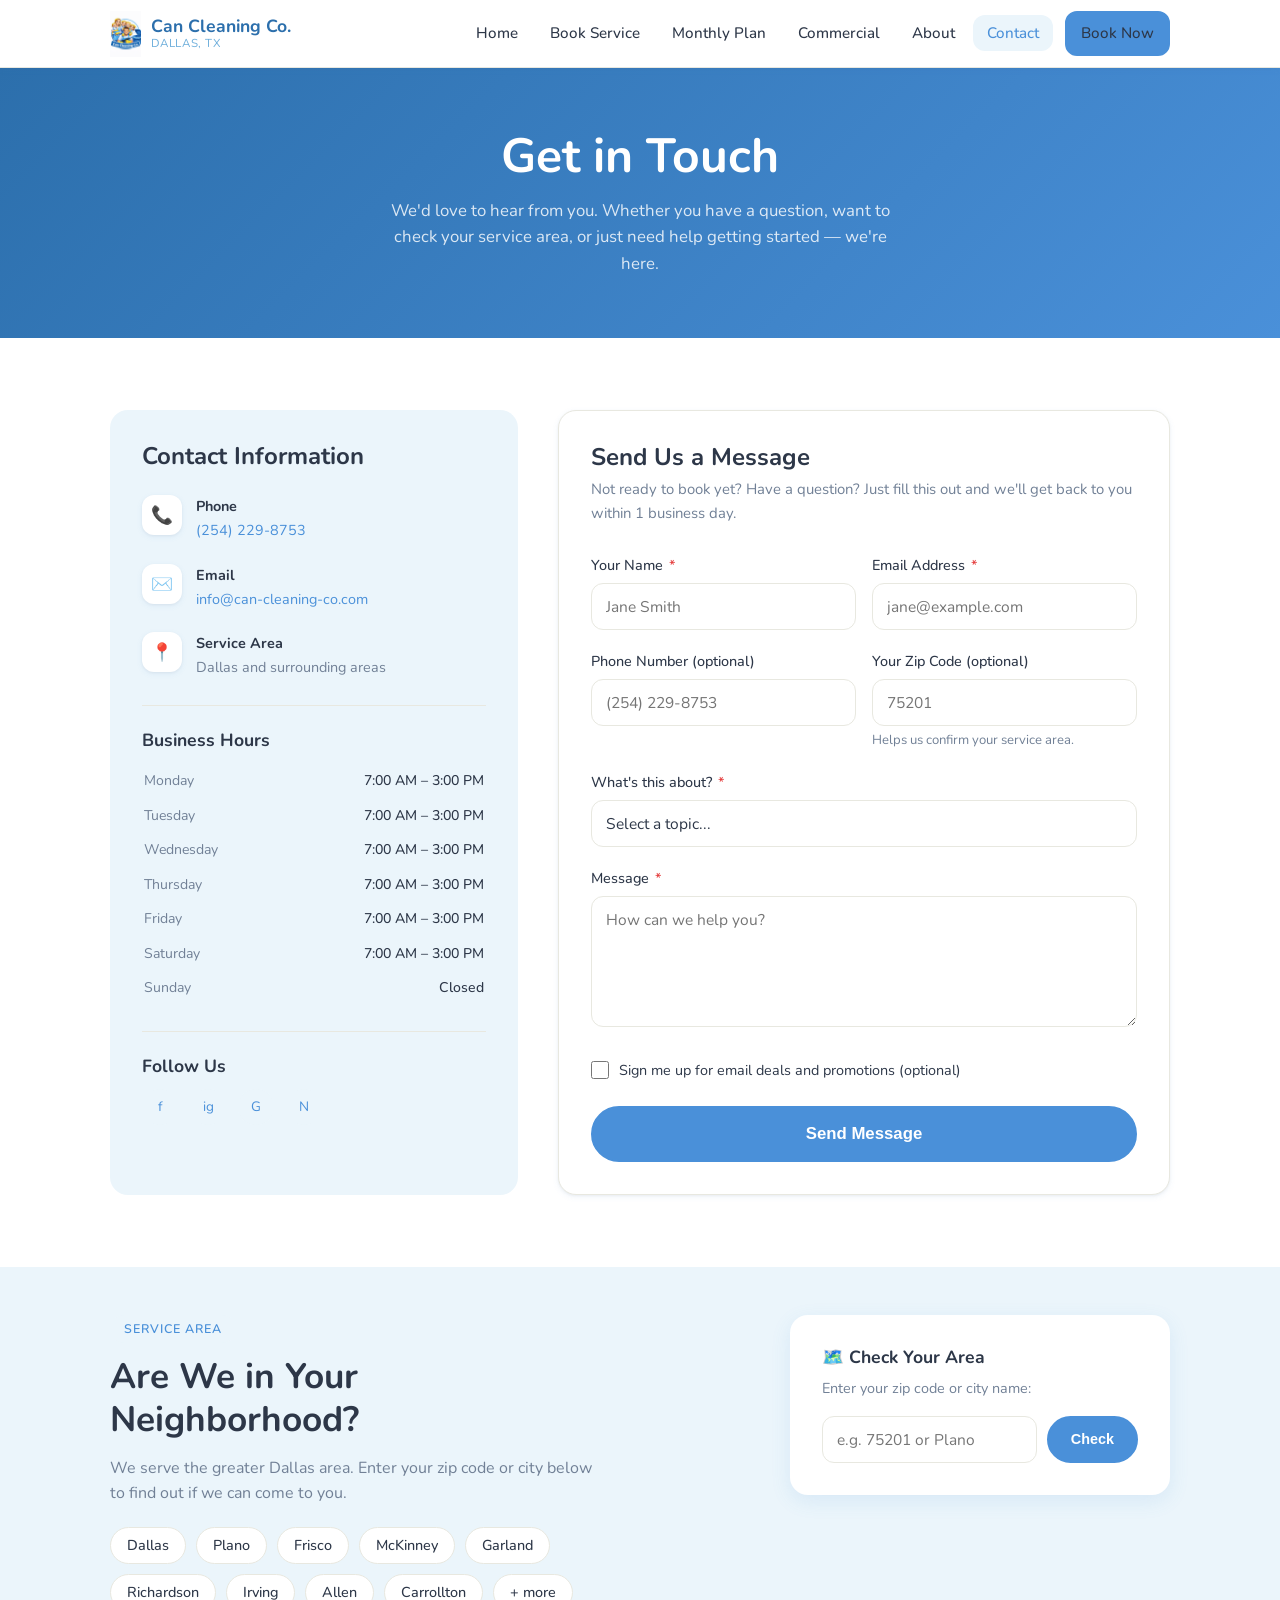
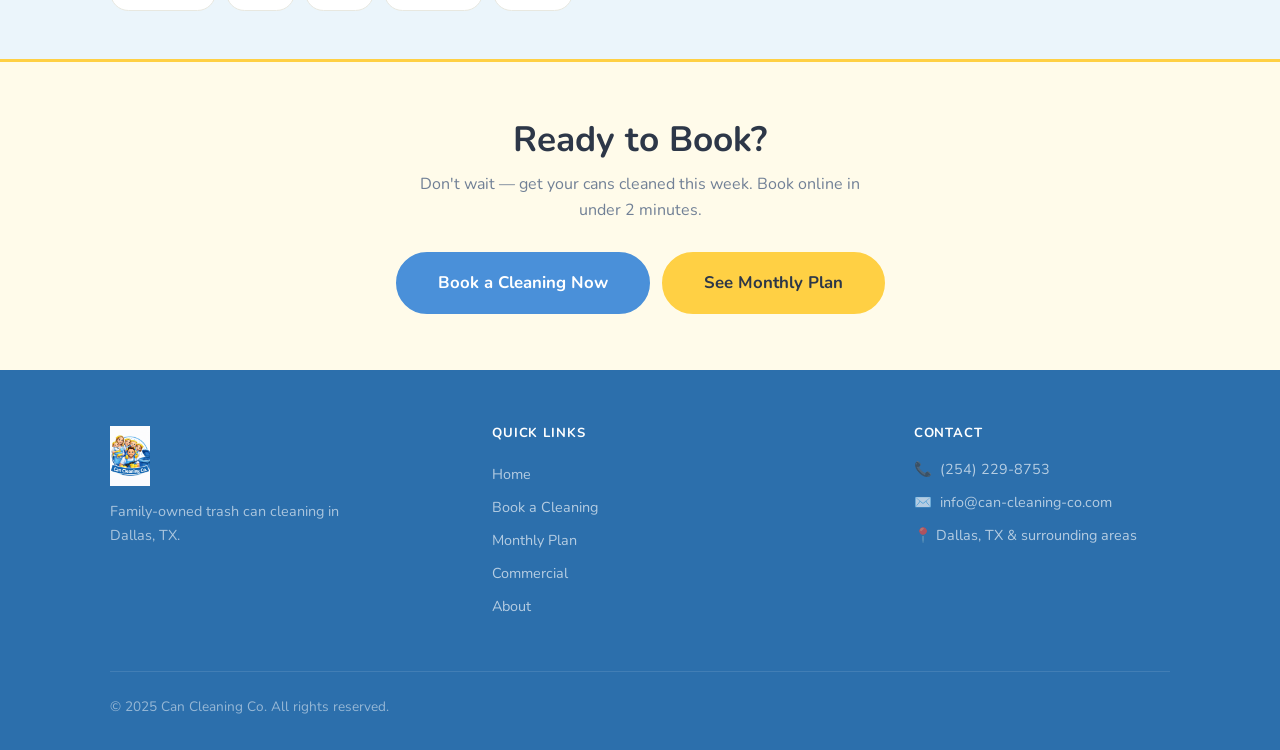
<file: contact.html>
<!DOCTYPE html>
<html lang="en">
<head>
  <meta charset="UTF-8" />
  <meta name="viewport" content="width=device-width, initial-scale=1.0" />
  <title>Contact Us | Can Cleaning Co. — Dallas, TX</title>
  <meta name="description" content="Contact Can Cleaning Co. for questions about trash can cleaning in the Dallas area. Call, email, or fill out our contact form." />
  <link rel="stylesheet" href="css/styles.css" />
</head>
<body>

<!-- ─── Navigation ─────────────────────────── -->
<nav class="nav">
  <div class="container">
    <div class="nav-inner">
      <a href="index.html" class="nav-logo">
        <img src="images/logo.png" alt="Can Cleaning Co." />
        <span class="nav-logo-text">Can Cleaning Co.<span>Dallas, TX</span></span>
      </a>
      <ul class="nav-links">
        <li><a href="index.html">Home</a></li>
        <li><a href="book.html">Book Service</a></li>
        <li><a href="monthly-plan.html">Monthly Plan</a></li>
        <li><a href="commercial.html">Commercial</a></li>
        <li><a href="about.html">About</a></li>
        <li><a href="contact.html" class="active">Contact</a></li>
        <li><a href="book.html" class="btn btn-primary btn-sm nav-cta">Book Now</a></li>
      </ul>
      <button class="nav-hamburger" id="hamburger" aria-label="Open menu" aria-expanded="false">
        <span></span><span></span><span></span>
      </button>
    </div>
  </div>
</nav>
<div class="nav-mobile" id="mobile-nav">
  <a href="index.html">Home</a>
  <a href="book.html">Book Service</a>
  <a href="monthly-plan.html">Monthly Plan</a>
  <a href="commercial.html">Commercial</a>
  <a href="about.html">About</a>
  <a href="contact.html">Contact</a>
  <a href="book.html" class="btn btn-primary">Book Now</a>
</div>

<!-- ─── Page Hero ──────────────────────────── -->
<section class="page-hero">
  <div class="container">
    <h1>Get in Touch</h1>
    <p>We'd love to hear from you. Whether you have a question, want to check your service area, or just need help getting started — we're here.</p>
  </div>
</section>

<!-- ─── Contact Section ─────────────────────── -->
<section class="section">
  <div class="container">
    <div class="contact-layout">

      <!-- ─── Contact Info Card ─────────────── -->
      <div class="contact-info-card">
        <h3>Contact Information</h3>

        <!-- TODO: Update all contact details below -->
        <div class="contact-item">
          <div class="contact-item-icon">📞</div>
          <div>
            <strong>Phone</strong>
            <span><a href="tel:+12542298753" style="color:var(--blue);">(254) 229-8753</a></span>
          </div>
        </div>

        <div class="contact-item">
          <div class="contact-item-icon">✉️</div>
          <div>
            <strong>Email</strong>
            <span><a href="mailto:info@can-cleaning-co.com" style="color:var(--blue);">info@can-cleaning-co.com</a></span>
          </div>
        </div>

        <div class="contact-item">
          <div class="contact-item-icon">📍</div>
          <div>
            <strong>Service Area</strong>
            <span>Dallas and surrounding areas</span>
          </div>
        </div>

        <div class="divider"></div>

        <h4 style="margin-bottom:12px;">Business Hours</h4>
        <table class="hours-table">
          <tr><td>Monday</td><td>7:00 AM – 3:00 PM</td></tr>
          <tr><td>Tuesday</td><td>7:00 AM – 3:00 PM</td></tr>
          <tr><td>Wednesday</td><td>7:00 AM – 3:00 PM</td></tr>
          <tr><td>Thursday</td><td>7:00 AM – 3:00 PM</td></tr>
          <tr><td>Friday</td><td>7:00 AM – 3:00 PM</td></tr>
          <tr><td>Saturday</td><td>7:00 AM – 3:00 PM</td></tr>
          <tr><td>Sunday</td><td>Closed</td></tr>
        </table>

        <div class="divider"></div>

        <h4 style="margin-bottom:12px;">Follow Us</h4>
        <div class="social-links" style="gap:12px;display:flex;">
          <!-- TODO: Replace with your real social media URLs -->
          <a href="#" class="social-link" style="background:var(--blue-pale);color:var(--blue);" aria-label="Facebook">f</a>
          <a href="#" class="social-link" style="background:var(--blue-pale);color:var(--blue);" aria-label="Instagram">ig</a>
          <a href="#" class="social-link" style="background:var(--blue-pale);color:var(--blue);" aria-label="Google Business">G</a>
          <a href="#" class="social-link" style="background:var(--blue-pale);color:var(--blue);" aria-label="Nextdoor">N</a>
        </div>
      </div>

      <!-- ─── Contact Form ───────────────────── -->
      <div class="contact-form-card">
        <h3 style="margin-bottom:6px;">Send Us a Message</h3>
        <p style="margin-bottom:28px;font-size:0.93rem;">Not ready to book yet? Have a question? Just fill this out and we'll get back to you within 1 business day.</p>

        <!-- Success message -->
        <div class="success-message" id="contact-success">
          <div class="success-icon">✉️</div>
          <h3>Message Sent!</h3>
          <p>Thanks for reaching out. We'll get back to you within 1 business day.</p>
          <button class="btn btn-secondary mt-6" onclick="resetContactForm()" style="margin-top:16px;">Send Another Message</button>
        </div>

        <form id="contact-form" novalidate>
          <div class="form-row">
            <div class="form-group">
              <label for="c-name">Your Name <span class="req">*</span></label>
              <input type="text" id="c-name" name="name" placeholder="Jane Smith" required />
              <div class="form-error"></div>
            </div>
            <div class="form-group">
              <label for="c-email">Email Address <span class="req">*</span></label>
              <input type="email" id="c-email" name="email" placeholder="jane@example.com" required />
              <div class="form-error"></div>
            </div>
          </div>

          <div class="form-row">
            <div class="form-group">
              <label for="c-phone">Phone Number (optional)</label>
              <input type="tel" id="c-phone" name="phone" placeholder="(254) 229-8753" />
            </div>
            <div class="form-group">
              <label for="c-zip">Your Zip Code (optional)</label>
              <input type="text" id="c-zip" name="zip" placeholder="75201" maxlength="5" />
              <div class="form-hint">Helps us confirm your service area.</div>
            </div>
          </div>

          <div class="form-group">
            <label for="c-subject">What's this about? <span class="req">*</span></label>
            <select id="c-subject" name="subject" required>
              <option value="">Select a topic...</option>
              <option>General question</option>
              <option>Service area inquiry</option>
              <option>Existing booking / reschedule</option>
              <option>Monthly subscription</option>
              <option>Commercial service</option>
              <option>Feedback or complaint</option>
              <option>Other</option>
            </select>
            <div class="form-error"></div>
          </div>

          <div class="form-group">
            <label for="c-message">Message <span class="req">*</span></label>
            <textarea id="c-message" name="message" placeholder="How can we help you?" rows="5" required></textarea>
            <div class="form-error"></div>
          </div>

          <div class="form-group">
            <div class="checkbox-group">
              <input type="checkbox" id="c-promo" name="promo" />
              <label for="c-promo">Sign me up for email deals and promotions (optional)</label>
            </div>
          </div>

          <div class="alert" id="contact-alert"></div>

          <button type="submit" class="btn btn-primary btn-lg btn-full" id="contact-submit">
            <span class="default-text">Send Message</span>
            <span class="loading-text"><span class="spinner"></span> Sending...</span>
          </button>
        </form>
      </div>

    </div>
  </div>
</section>

<!-- ─── Service Area Check ──────────────────── -->
<section class="service-area section-sm">
  <div class="container">
    <div class="area-content" style="gap:32px;">
      <div class="area-text">
        <span class="tag">Service Area</span>
        <h2>Are We in Your Neighborhood?</h2>
        <p>We serve the greater Dallas area. Enter your zip code or city below to find out if we can come to you.</p>
        <div class="area-list">
          <span class="area-chip">Dallas</span>
          <span class="area-chip">Plano</span>
          <span class="area-chip">Frisco</span>
          <span class="area-chip">McKinney</span>
          <span class="area-chip">Garland</span>
          <span class="area-chip">Richardson</span>
          <span class="area-chip">Irving</span>
          <span class="area-chip">Allen</span>
          <span class="area-chip">Carrollton</span>
          <span class="area-chip">+ more</span>
        </div>
      </div>
      <div class="area-check">
        <h4>🗺️ Check Your Area</h4>
        <p>Enter your zip code or city name:</p>
        <form id="area-check-form">
          <div class="area-input-row">
            <input type="text" id="area-input" placeholder="e.g. 75201 or Plano" maxlength="30" />
            <button type="submit" class="btn btn-primary btn-sm">Check</button>
          </div>
        </form>
        <div id="area-result"></div>
      </div>
    </div>
  </div>
</section>

<!-- ─── CTA ─────────────────────────────────── -->
<section class="cta-banner">
  <div class="container">
    <h2>Ready to Book?</h2>
    <p>Don't wait — get your cans cleaned this week. Book online in under 2 minutes.</p>
    <div class="cta-buttons">
      <a href="book.html" class="btn btn-primary btn-lg">Book a Cleaning Now</a>
      <a href="monthly-plan.html" class="btn btn-yellow btn-lg">See Monthly Plan</a>
    </div>
  </div>
</section>

<!-- ─── Footer ──────────────────────────────── -->
<footer class="footer">
  <div class="container">
    <div class="footer-grid">
      <div class="footer-brand">
        <img src="images/logo.png" alt="Can Cleaning Co." />
        <p>Family-owned trash can cleaning in Dallas, TX.</p>
      </div>
      <div>
        <h5>Quick Links</h5>
        <ul class="footer-links">
          <li><a href="index.html">Home</a></li>
          <li><a href="book.html">Book a Cleaning</a></li>
          <li><a href="monthly-plan.html">Monthly Plan</a></li>
          <li><a href="commercial.html">Commercial</a></li>
          <li><a href="about.html">About</a></li>
        </ul>
      </div>
      <div></div>
      <div class="footer-contact">
        <h5>Contact</h5>
        <p>📞 <a href="tel:+12542298753" style="color:rgba(255,255,255,0.65)">(254) 229-8753</a></p>
        <p>✉️ <a href="mailto:info@can-cleaning-co.com" style="color:rgba(255,255,255,0.65)">info@can-cleaning-co.com</a></p>
        <p>📍 Dallas, TX & surrounding areas</p>
      </div>
    </div>
    <div class="footer-bottom">
      <p>© 2025 Can Cleaning Co. All rights reserved.</p>
    </div>
  </div>
</footer>

<!-- ─── Sticky Mobile CTA ───────────────────── -->
<div class="sticky-mobile-cta">
  <a href="tel:+12542298753" class="btn btn-yellow">📞 Call Us Now</a>
  <a href="book.html" class="btn btn-white" style="color:var(--blue-dark);">Book Online</a>
</div>

<script src="js/main.js"></script>
<script>
document.addEventListener('DOMContentLoaded', function() {
  const form = document.getElementById('contact-form');
  const submitBtn = document.getElementById('contact-submit');
  const alert = document.getElementById('contact-alert');
  const success = document.getElementById('contact-success');

  form.addEventListener('submit', async function(e) {
    e.preventDefault();

    let valid = true;
    form.querySelectorAll('[required]').forEach(field => {
      if (!validateField(field)) valid = false;
    });
    if (!valid) {
      form.querySelector('.invalid')?.focus();
      return;
    }

    submitBtn.disabled = true;
    submitBtn.classList.add('loading');

    const data = {
      name: document.getElementById('c-name').value,
      email: document.getElementById('c-email').value,
      phone: document.getElementById('c-phone').value,
      zip: document.getElementById('c-zip').value,
      subject: document.getElementById('c-subject').value,
      message: document.getElementById('c-message').value,
    };

    // TODO: Connect to your form submission service
    // Options:
    //   Formspree: https://formspree.io (free tier available, no backend needed)
    //   Netlify Forms: add data-netlify="true" attribute to <form>
    //   EmailJS: https://www.emailjs.com (client-side email sending)
    //
    // Example Formspree:
    //   const res = await fetch('https://formspree.io/f/YOUR_ID', {
    //     method: 'POST',
    //     headers: { 'Content-Type': 'application/json' },
    //     body: JSON.stringify(data),
    //   });
    //   if (res.ok) { showSuccess(); } else { showError(); }

    // Simulated submission
    setTimeout(() => {
      form.style.display = 'none';
      success.classList.add('show');
      success.scrollIntoView({ behavior: 'smooth' });
      submitBtn.disabled = false;
      submitBtn.classList.remove('loading');
    }, 1000);
  });
});

function resetContactForm() {
  const form = document.getElementById('contact-form');
  const success = document.getElementById('contact-success');
  form.reset();
  form.style.display = 'block';
  success.classList.remove('show');
}
</script>
</body>
</html>
</file>
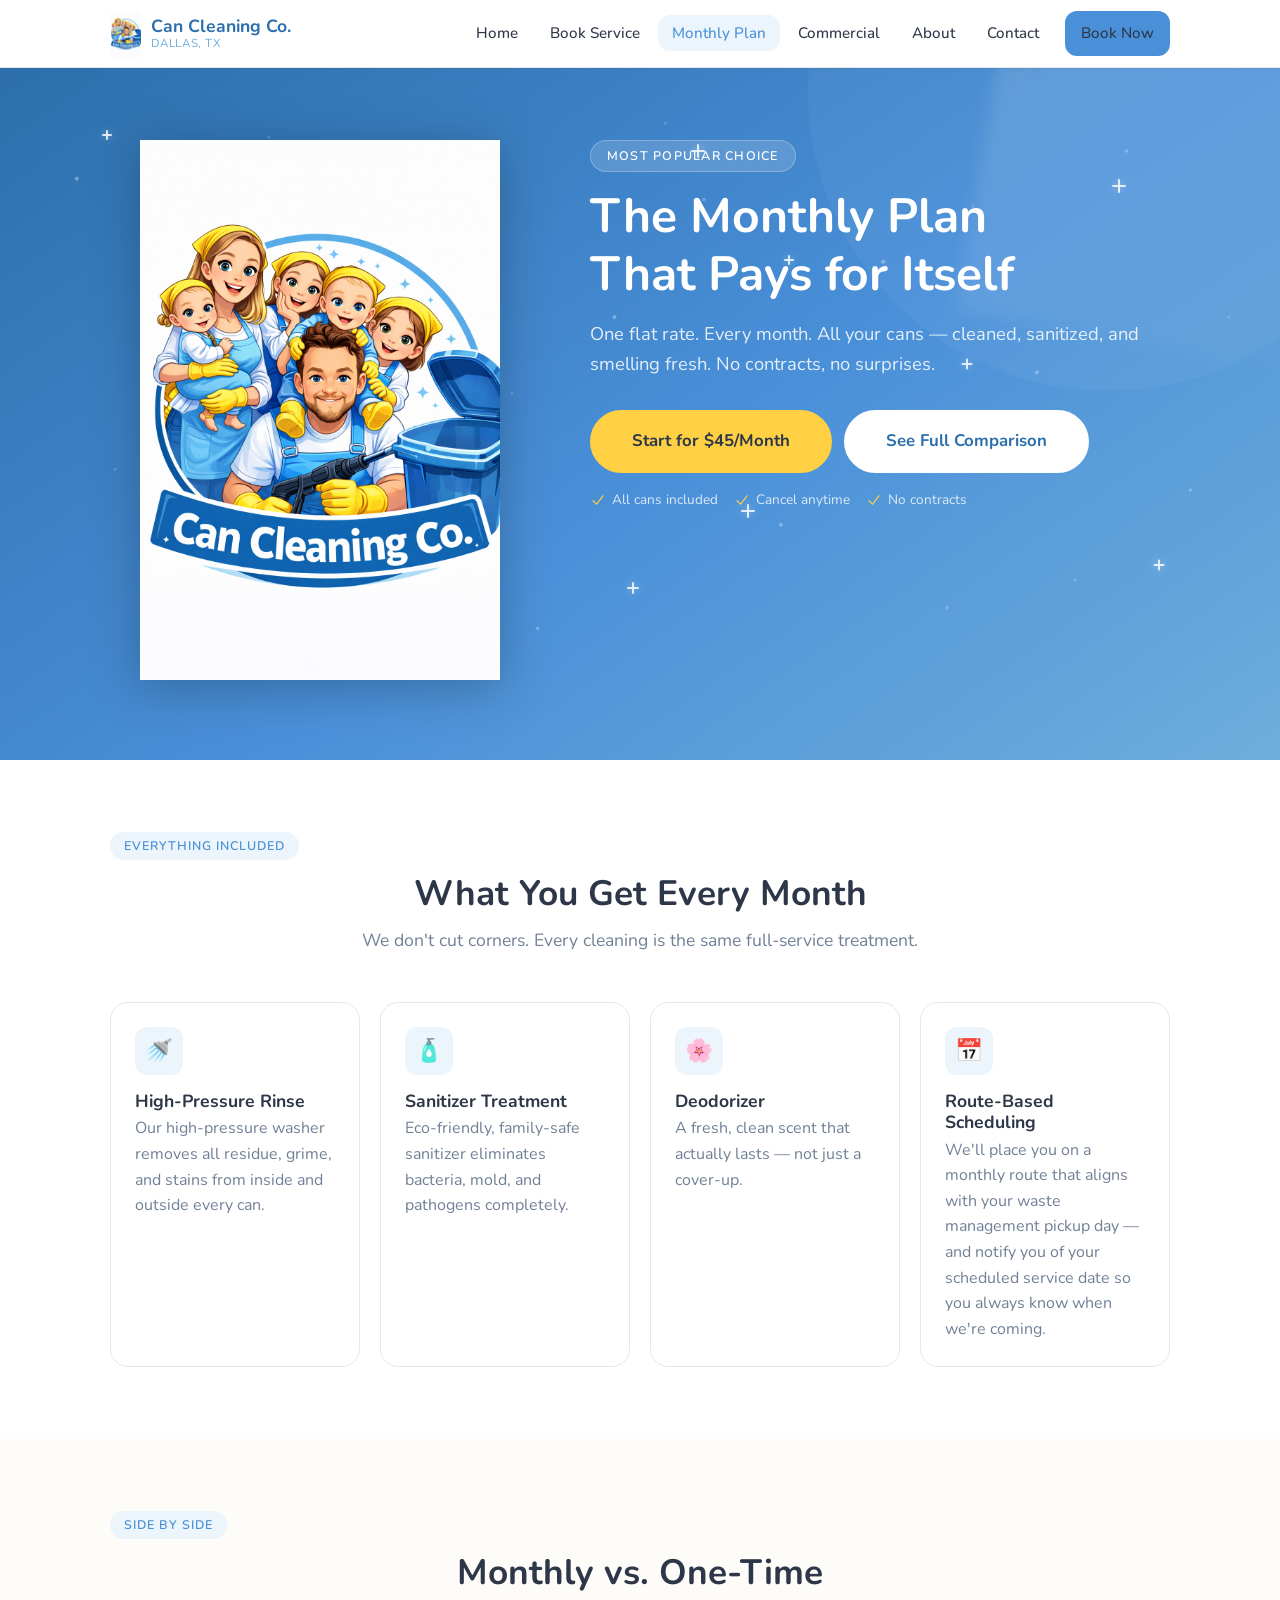
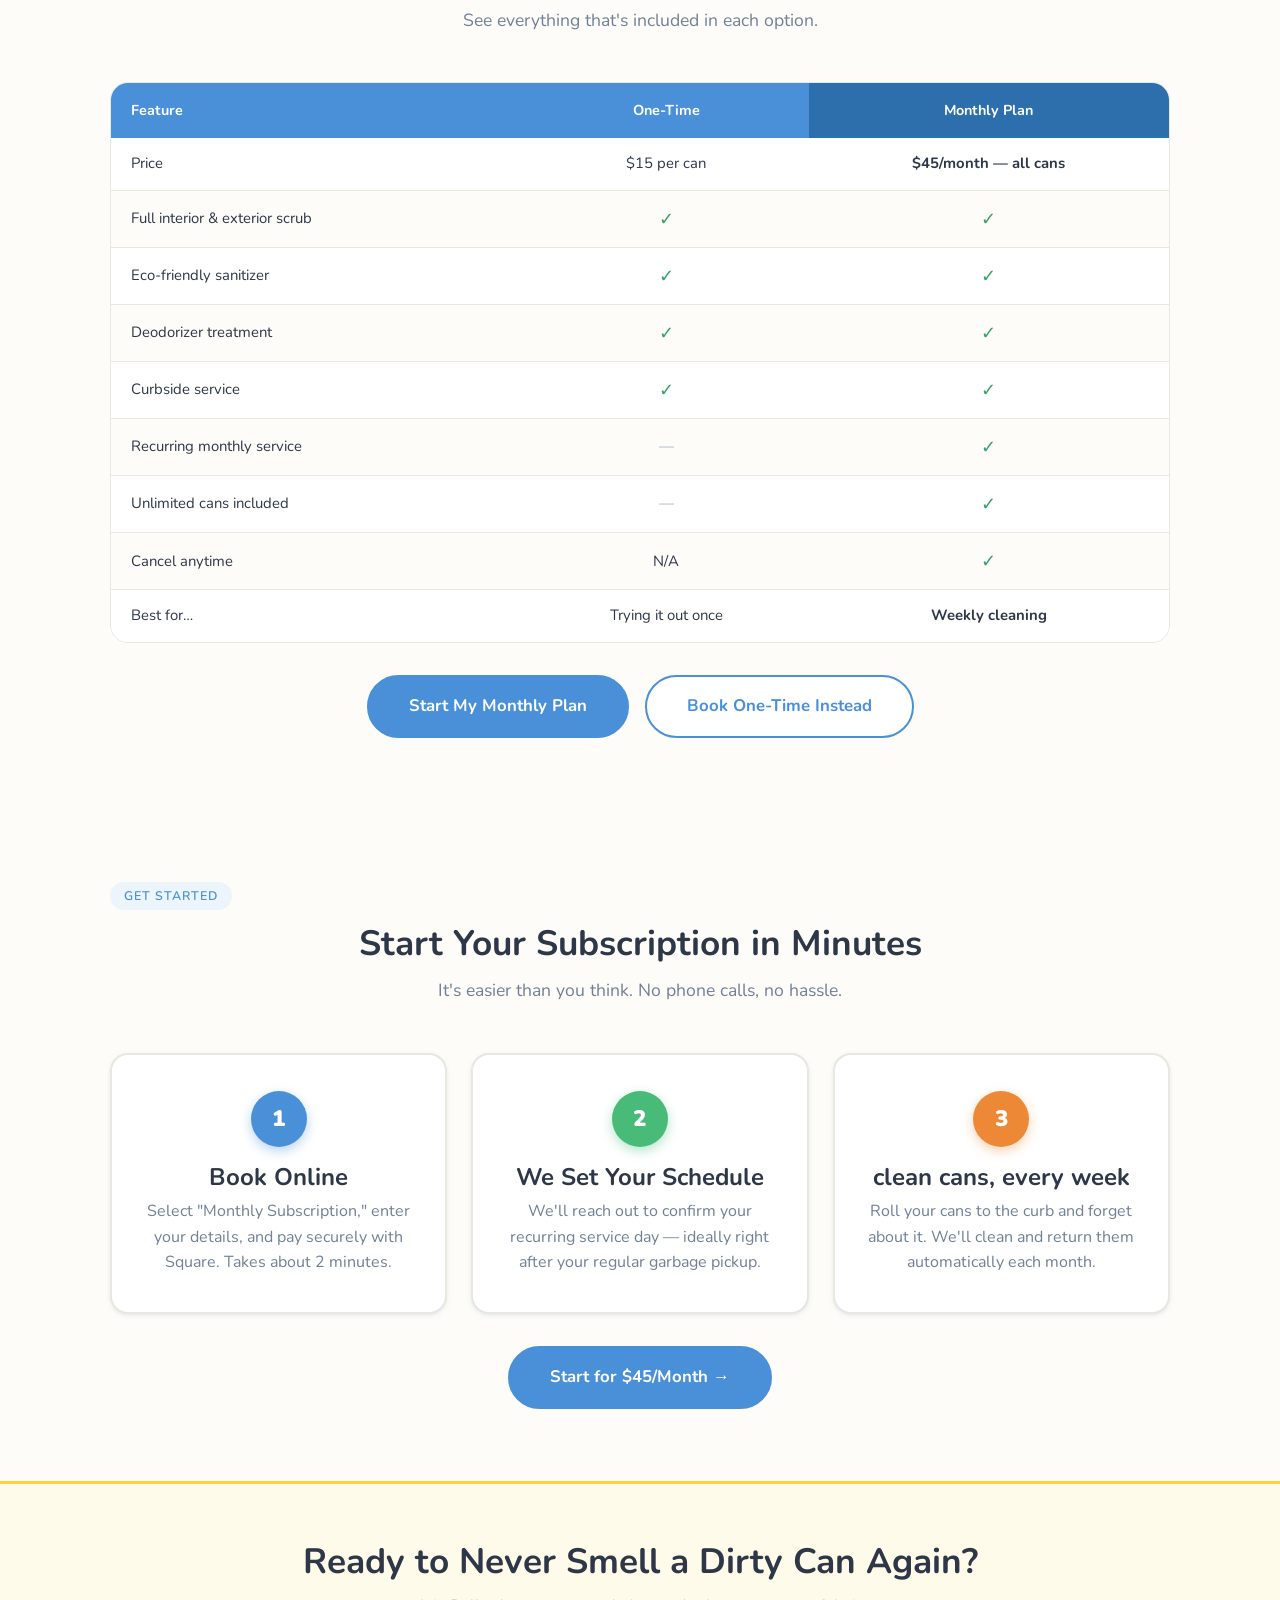
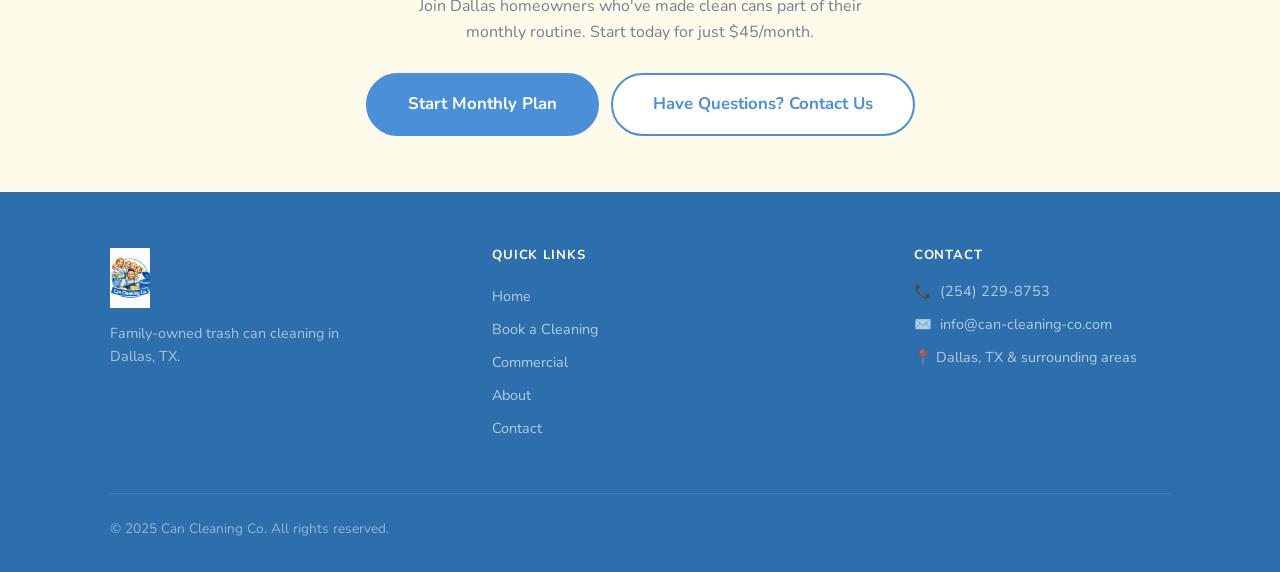
<file: monthly-plan.html>
<!DOCTYPE html>
<html lang="en">
<head>
  <meta charset="UTF-8" />
  <meta name="viewport" content="width=device-width, initial-scale=1.0" />
  <title>Monthly Subscription Plan | Can Cleaning Co. — Dallas, TX</title>
  <meta name="description" content="Get all your trash cans cleaned every month for just $45. Unlimited cans, no contracts, cancel anytime. Dallas area service." />
  <link rel="stylesheet" href="css/styles.css" />
</head>
<body>

<!-- ─── Navigation ─────────────────────────── -->
<nav class="nav">
  <div class="container">
    <div class="nav-inner">
      <a href="index.html" class="nav-logo">
        <img src="images/logo.png" alt="Can Cleaning Co." />
        <span class="nav-logo-text">Can Cleaning Co.<span>Dallas, TX</span></span>
      </a>
      <ul class="nav-links">
        <li><a href="index.html">Home</a></li>
        <li><a href="book.html">Book Service</a></li>
        <li><a href="monthly-plan.html" class="active">Monthly Plan</a></li>
        <li><a href="commercial.html">Commercial</a></li>
        <li><a href="about.html">About</a></li>
        <li><a href="contact.html">Contact</a></li>
        <li><a href="book.html" class="btn btn-primary btn-sm nav-cta">Book Now</a></li>
      </ul>
      <button class="nav-hamburger" id="hamburger" aria-label="Open menu" aria-expanded="false">
        <span></span><span></span><span></span>
      </button>
    </div>
  </div>
</nav>
<div class="nav-mobile" id="mobile-nav">
  <a href="index.html">Home</a>
  <a href="book.html">Book Service</a>
  <a href="monthly-plan.html">Monthly Plan</a>
  <a href="commercial.html">Commercial</a>
  <a href="about.html">About</a>
  <a href="contact.html">Contact</a>
  <a href="book.html" class="btn btn-primary">Book Now</a>
</div>

<!-- ─── Hero ───────────────────────────────── -->
<section class="hero">
  <div class="hero-sparkles" aria-hidden="true">
    <span class="sparkle sparkle-1"></span>
    <span class="sparkle sparkle-2"></span>
    <span class="sparkle sparkle-3"></span>
    <span class="sparkle sparkle-4"></span>
    <span class="sparkle sparkle-5"></span>
    <span class="sparkle sparkle-6"></span>
    <span class="sparkle sparkle-7"></span>
    <span class="sparkle sparkle-8"></span>
    <span class="sparkle sparkle-9"></span>
    <span class="sparkle sparkle-10"></span>
    <span class="sparkle sparkle-11"></span>
    <span class="sparkle sparkle-12"></span>
  </div>
  <div class="container">
    <div class="hero-inner">
      <img src="images/logo.png" alt="Can Cleaning Co." class="hero-logo" style="animation:none;" />
      <div class="hero-content">
        <span class="hero-tag">Most Popular Choice</span>
        <h1>The Monthly Plan<br>That Pays for Itself</h1>
        <p>One flat rate. Every month. All your cans — cleaned, sanitized, and smelling fresh. No contracts, no surprises.</p>
        <div class="hero-buttons">
          <a href="book.html?type=monthly" class="btn btn-yellow btn-lg">Start for $45/Month</a>
          <a href="#compare" class="btn btn-white btn-lg">See Full Comparison</a>
        </div>
        <div class="hero-badges">
          <span class="hero-badge">
            <svg viewBox="0 0 20 20" xmlns="http://www.w3.org/2000/svg"><path d="M16.704 4.153a.75.75 0 01.143 1.052l-8 10.5a.75.75 0 01-1.127.075l-4.5-4.5a.75.75 0 011.06-1.06l3.894 3.893 7.48-9.817a.75.75 0 011.05-.143z"/></svg>
            All cans included
          </span>
          <span class="hero-badge">
            <svg viewBox="0 0 20 20" xmlns="http://www.w3.org/2000/svg"><path d="M16.704 4.153a.75.75 0 01.143 1.052l-8 10.5a.75.75 0 01-1.127.075l-4.5-4.5a.75.75 0 011.06-1.06l3.894 3.893 7.48-9.817a.75.75 0 011.05-.143z"/></svg>
            Cancel anytime
          </span>
          <span class="hero-badge">
            <svg viewBox="0 0 20 20" xmlns="http://www.w3.org/2000/svg"><path d="M16.704 4.153a.75.75 0 01.143 1.052l-8 10.5a.75.75 0 01-1.127.075l-4.5-4.5a.75.75 0 011.06-1.06l3.894 3.893 7.48-9.817a.75.75 0 011.05-.143z"/></svg>
            No contracts
          </span>
        </div>
      </div>
    </div>
  </div>
</section>

<!-- ─── What's Included ────────────────────── -->
<section class="section">
  <div class="container">
    <span class="tag">Everything Included</span>
    <h2 class="section-title">What You Get Every Month</h2>
    <p class="section-subtitle">We don't cut corners. Every cleaning is the same full-service treatment.</p>

    <div class="benefits-grid">
      <div class="benefit-card">
        <div class="benefit-icon">🚿</div>
        <div>
          <h4>High-Pressure Rinse</h4>
          <p>Our high-pressure washer removes all residue, grime, and stains from inside and outside every can.</p>
        </div>
      </div>
      <div class="benefit-card">
        <div class="benefit-icon">🧴</div>
        <div>
          <h4>Sanitizer Treatment</h4>
          <p>Eco-friendly, family-safe sanitizer eliminates bacteria, mold, and pathogens completely.</p>
        </div>
      </div>
      <div class="benefit-card">
        <div class="benefit-icon">🌸</div>
        <div>
          <h4>Deodorizer</h4>
          <p>A fresh, clean scent that actually lasts — not just a cover-up.</p>
        </div>
      </div>
      <div class="benefit-card">
        <div class="benefit-icon">📅</div>
        <div>
          <h4>Route-Based Scheduling</h4>
          <p>We'll place you on a monthly route that aligns with your waste management pickup day — and notify you of your scheduled service date so you always know when we're coming.</p>
        </div>
      </div>
    </div>
  </div>
</section>

<!-- ─── Comparison Table ───────────────────── -->
<section class="section" id="compare" style="background:var(--bg);">
  <div class="container">
    <span class="tag">Side by Side</span>
    <h2 class="section-title">Monthly vs. One-Time</h2>
    <p class="section-subtitle">See everything that's included in each option.</p>

    <div class="plan-compare">
      <table>
        <thead>
          <tr>
            <th>Feature</th>
            <th>One-Time</th>
            <th style="background:var(--blue-dark);">Monthly Plan</th>
          </tr>
        </thead>
        <tbody>
          <tr>
            <td>Price</td>
            <td>$15 per can</td>
            <td><strong>$45/month — all cans</strong></td>
          </tr>
          <tr>
            <td>Full interior &amp; exterior scrub</td>
            <td><span class="check-icon">✓</span></td>
            <td><span class="check-icon">✓</span></td>
          </tr>
          <tr>
            <td>Eco-friendly sanitizer</td>
            <td><span class="check-icon">✓</span></td>
            <td><span class="check-icon">✓</span></td>
          </tr>
          <tr>
            <td>Deodorizer treatment</td>
            <td><span class="check-icon">✓</span></td>
            <td><span class="check-icon">✓</span></td>
          </tr>
          <tr>
            <td>Curbside service</td>
            <td><span class="check-icon">✓</span></td>
            <td><span class="check-icon">✓</span></td>
          </tr>
          <tr>
            <td>Recurring monthly service</td>
            <td><span class="cross-icon">—</span></td>
            <td><span class="check-icon">✓</span></td>
          </tr>
          <tr>
            <td>Unlimited cans included</td>
            <td><span class="cross-icon">—</span></td>
            <td><span class="check-icon">✓</span></td>
          </tr>
          <tr>
            <td>Cancel anytime</td>
            <td>N/A</td>
            <td><span class="check-icon">✓</span></td>
          </tr>
          <tr>
            <td>Best for…</td>
            <td>Trying it out once</td>
            <td><strong>Weekly cleaning</strong></td>
          </tr>
        </tbody>
      </table>
    </div>

    <div class="text-center mt-8">
      <a href="book.html?type=monthly" class="btn btn-primary btn-lg">Start My Monthly Plan</a>
      <a href="book.html?type=one-time" class="btn btn-secondary btn-lg" style="margin-left:12px;">Book One-Time Instead</a>
    </div>
  </div>
</section>

<!-- ─── How to Start ───────────────────────── -->
<section class="section how-it-works">
  <div class="container">
    <span class="tag">Get Started</span>
    <h2 class="section-title">Start Your Subscription in Minutes</h2>
    <p class="section-subtitle">It's easier than you think. No phone calls, no hassle.</p>
    <div class="steps-grid">
      <div class="step-card">
        <div class="step-number">1</div>
        <h3>Book Online</h3>
        <p>Select "Monthly Subscription," enter your details, and pay securely with Square. Takes about 2 minutes.</p>
      </div>
      <div class="step-card">
        <div class="step-number">2</div>
        <h3>We Set Your Schedule</h3>
        <p>We'll reach out to confirm your recurring service day — ideally right after your regular garbage pickup.</p>
      </div>
      <div class="step-card">
        <div class="step-number">3</div>
        <h3>clean cans, every week</h3>
        <p>Roll your cans to the curb and forget about it. We'll clean and return them automatically each month.</p>
      </div>
    </div>
    <div class="text-center mt-8">
      <a href="book.html?type=monthly" class="btn btn-primary btn-lg">Start for $45/Month →</a>
    </div>
  </div>
</section>

<!-- ─── Final CTA ───────────────────────────── -->
<section class="cta-banner">
  <div class="container">
    <h2>Ready to Never Smell a Dirty Can Again?</h2>
    <p>Join Dallas homeowners who've made clean cans part of their monthly routine. Start today for just $45/month.</p>
    <div class="cta-buttons">
      <a href="book.html?type=monthly" class="btn btn-primary btn-lg">Start Monthly Plan</a>
      <a href="contact.html" class="btn btn-secondary btn-lg">Have Questions? Contact Us</a>
    </div>
  </div>
</section>

<!-- ─── Footer ──────────────────────────────── -->
<footer class="footer">
  <div class="container">
    <div class="footer-grid">
      <div class="footer-brand">
        <img src="images/logo.png" alt="Can Cleaning Co." />
        <p>Family-owned trash can cleaning in Dallas, TX.</p>
      </div>
      <div>
        <h5>Quick Links</h5>
        <ul class="footer-links">
          <li><a href="index.html">Home</a></li>
          <li><a href="book.html">Book a Cleaning</a></li>
          <li><a href="commercial.html">Commercial</a></li>
          <li><a href="about.html">About</a></li>
          <li><a href="contact.html">Contact</a></li>
        </ul>
      </div>
      <div></div>
      <div class="footer-contact">
        <h5>Contact</h5>
        <p>📞 <a href="tel:+12542298753" style="color:rgba(255,255,255,0.65)">(254) 229-8753</a></p>
        <p>✉️ <a href="mailto:info@can-cleaning-co.com" style="color:rgba(255,255,255,0.65)">info@can-cleaning-co.com</a></p>
        <p>📍 Dallas, TX & surrounding areas</p>
      </div>
    </div>
    <div class="footer-bottom">
      <p>© 2025 Can Cleaning Co. All rights reserved.</p>
    </div>
  </div>
</footer>

<!-- ─── Sticky Mobile CTA ───────────────────── -->
<div class="sticky-mobile-cta">
  <a href="book.html?type=monthly" class="btn btn-yellow">Start — $45/mo</a>
  <a href="book.html" class="btn btn-white" style="color:var(--blue-dark);">One-Time Booking</a>
</div>

<script src="js/main.js"></script>
</body>
</html>
</file>
<file: css/styles.css>
/* ============================================
   Can Cleaning Co. — Main Stylesheet
   Brand Colors: Blue #1565C0, Yellow #FFC107, White
   Mobile-first responsive design
   ============================================ */

@import url('https://fonts.googleapis.com/css2?family=Nunito:wght@400;500;600;700;800;900&display=swap');

/* ─── CSS Variables ─────────────────────────── */
:root {
  --blue:        #4A90D9;
  --blue-dark:   #2C6FAC;
  --blue-light:  #6DAEDB;
  --blue-pale:   #EBF5FB;
  --blue-mid:    #C5E3F7;
  --yellow:      #FFD044;
  --yellow-dark: #F5B700;
  --yellow-pale: #FFFBEA;
  --text:        #2D3748;
  --text-light:  #718096;
  --text-xlight: #A0AEC0;
  --bg:          #FDFCF8;
  --white:       #FFFFFF;
  --border:      #E8E8E0;
  --success:     #38A169;
  --success-bg:  #F0FFF4;
  --error:       #E53E3E;
  --error-bg:    #FFF5F5;
  --shadow-sm:   0 2px 6px rgba(74,144,217,0.08), 0 1px 3px rgba(0,0,0,0.05);
  --shadow:      0 6px 20px rgba(74,144,217,0.12);
  --shadow-lg:   0 12px 36px rgba(74,144,217,0.16);
  --radius:      18px;
  --radius-sm:   12px;
  --radius-lg:   28px;
  --transition:  0.2s ease;
  --nav-height:  68px;
}

/* ─── Reset & Base ──────────────────────────── */
*, *::before, *::after { box-sizing: border-box; margin: 0; padding: 0; }

html { scroll-behavior: smooth; font-size: 16px; }

body {
  font-family: 'Nunito', -apple-system, BlinkMacSystemFont, 'Segoe UI', sans-serif;
  color: var(--text);
  background: var(--white);
  line-height: 1.6;
  overflow-x: hidden;
}

img { max-width: 100%; display: block; }
a { color: var(--blue); text-decoration: none; }
a:hover { color: var(--blue-dark); }
ul { list-style: none; }

/* ─── Typography ────────────────────────────── */
h1, h2, h3, h4, h5 {
  line-height: 1.2;
  font-weight: 700;
  color: var(--text);
}
h1 { font-size: clamp(2rem, 5vw, 3rem); }
h2 { font-size: clamp(1.6rem, 4vw, 2.2rem); }
h3 { font-size: clamp(1.2rem, 3vw, 1.5rem); }
h4 { font-size: 1.1rem; }
p { color: var(--text-light); }

/* ─── Layout Helpers ────────────────────────── */
.container {
  width: 100%;
  max-width: 1100px;
  margin: 0 auto;
  padding: 0 20px;
}
.section { padding: 72px 0; }
.section-sm { padding: 48px 0; }
.section-title {
  text-align: center;
  margin-bottom: 12px;
}
.section-subtitle {
  text-align: center;
  font-size: 1.1rem;
  color: var(--text-light);
  max-width: 600px;
  margin: 0 auto 48px;
}
.tag {
  display: inline-block;
  background: var(--blue-pale);
  color: var(--blue);
  font-size: 0.78rem;
  font-weight: 600;
  text-transform: uppercase;
  letter-spacing: 0.08em;
  padding: 4px 14px;
  border-radius: 50px;
  margin-bottom: 12px;
}

/* ─── Buttons ───────────────────────────────── */
.btn {
  display: inline-flex;
  align-items: center;
  justify-content: center;
  gap: 8px;
  padding: 14px 28px;
  border-radius: 50px;
  font-size: 1rem;
  font-weight: 700;
  cursor: pointer;
  border: 2px solid transparent;
  transition: all var(--transition);
  text-decoration: none;
  white-space: nowrap;
}
.btn-primary {
  background: var(--blue);
  color: var(--white);
  border-color: var(--blue);
}
.btn-primary:hover {
  background: var(--blue-dark);
  border-color: var(--blue-dark);
  color: var(--white);
  transform: translateY(-1px);
  box-shadow: var(--shadow);
}
.btn-secondary {
  background: var(--white);
  color: var(--blue);
  border-color: var(--blue);
}
.btn-secondary:hover {
  background: var(--blue-pale);
  color: var(--blue-dark);
}
.btn-yellow {
  background: var(--yellow);
  color: var(--text);
  border-color: var(--yellow);
}
.btn-yellow:hover {
  background: var(--yellow-dark);
  border-color: var(--yellow-dark);
  color: var(--text);
  transform: translateY(-1px);
  box-shadow: var(--shadow);
}
.btn-white {
  background: var(--white);
  color: var(--blue-dark);
  border-color: var(--white);
}
.btn-white:hover {
  background: var(--blue-pale);
  color: var(--blue-dark);
}
.btn-lg { padding: 16px 40px; font-size: 1.05rem; }
.btn-sm { padding: 10px 22px; font-size: 0.9rem; }
.btn-full { width: 100%; }
.btn:disabled { opacity: 0.55; cursor: not-allowed; transform: none !important; }

/* ─── Navigation ────────────────────────────── */
.nav {
  position: sticky;
  top: 0;
  z-index: 1000;
  background: var(--white);
  border-bottom: 1px solid var(--border);
  height: var(--nav-height);
  display: flex;
  align-items: center;
  box-shadow: var(--shadow-sm);
}
.nav-inner {
  display: flex;
  align-items: center;
  justify-content: space-between;
  width: 100%;
}
.nav-logo {
  display: flex;
  align-items: center;
  gap: 10px;
  text-decoration: none;
}
.nav-logo img {
  height: 46px;
  width: auto;
}
.nav-logo-text {
  font-size: 1.1rem;
  font-weight: 700;
  color: var(--blue-dark);
  line-height: 1.2;
}
.nav-logo-text span { color: var(--blue-light); font-weight: 400; display: block; font-size: 0.72rem; text-transform: uppercase; letter-spacing: 0.05em; }
.nav-links {
  display: none;
  align-items: center;
  gap: 4px;
}
.nav-links a {
  padding: 8px 14px;
  border-radius: var(--radius-sm);
  font-size: 0.95rem;
  font-weight: 500;
  color: var(--text);
  transition: all var(--transition);
}
.nav-links a:hover, .nav-links a.active {
  background: var(--blue-pale);
  color: var(--blue);
}
.nav-cta { margin-left: 8px; }
.nav-hamburger {
  display: flex;
  flex-direction: column;
  gap: 5px;
  cursor: pointer;
  padding: 8px;
  border: none;
  background: none;
}
.nav-hamburger span {
  display: block;
  width: 24px;
  height: 2px;
  background: var(--text);
  border-radius: 2px;
  transition: all var(--transition);
}
.nav-hamburger.open span:nth-child(1) { transform: rotate(45deg) translate(5px, 5px); }
.nav-hamburger.open span:nth-child(2) { opacity: 0; }
.nav-hamburger.open span:nth-child(3) { transform: rotate(-45deg) translate(5px, -5px); }

/* Mobile nav drawer */
.nav-mobile {
  display: none;
  position: fixed;
  top: var(--nav-height);
  left: 0; right: 0;
  background: var(--white);
  border-bottom: 1px solid var(--border);
  padding: 16px 20px 24px;
  z-index: 999;
  box-shadow: var(--shadow);
}
.nav-mobile.open { display: block; }
.nav-mobile a {
  display: block;
  padding: 12px 16px;
  border-radius: var(--radius-sm);
  font-size: 1rem;
  font-weight: 500;
  color: var(--text);
  transition: background var(--transition);
}
.nav-mobile a:hover { background: var(--blue-pale); color: var(--blue); }
.nav-mobile .btn { display: block; text-align: center; margin-top: 12px; }

@media (min-width: 768px) {
  .nav-links { display: flex; }
  .nav-hamburger { display: none; }
}

/* ─── Hero ──────────────────────────────────── */
.hero {
  background: linear-gradient(145deg, #2C6FAC 0%, #4A90D9 55%, #6DAEDB 100%);
  color: var(--white);
  padding: 72px 0 80px;
  position: relative;
  overflow: hidden;
}
.hero::before {
  content: '';
  position: absolute;
  top: -40%; right: -10%;
  width: 600px; height: 600px;
  background: rgba(255,255,255,0.04);
  border-radius: 50%;
  z-index: 0;
}
.hero::after {
  content: '';
  position: absolute;
  inset: -20% -10% auto auto;
  width: 420px;
  height: 420px;
  background: linear-gradient(135deg, rgba(255,255,255,0.28), rgba(255,255,255,0));
  filter: blur(8px);
  opacity: 0.55;
  transform: rotate(10deg);
  z-index: 0;
}
.hero .container {
  position: relative;
  z-index: 1;
}
.hero-sparkles {
  position: absolute;
  inset: 0;
  pointer-events: none;
  z-index: 0;
}
.hero-sparkles::before,
.hero-sparkles::after {
  content: '';
  position: absolute;
  inset: 0;
  background-repeat: no-repeat;
  opacity: 0.34;
}
.hero-sparkles::before {
  background-image:
    radial-gradient(circle at 6% 16%, rgba(255,255,255,0.92) 0 1.5px, transparent 2.5px),
    radial-gradient(circle at 13% 42%, rgba(255,255,255,0.72) 0 1.2px, transparent 2.2px),
    radial-gradient(circle at 18% 73%, rgba(255,255,255,0.82) 0 1.4px, transparent 2.4px),
    radial-gradient(circle at 24% 24%, rgba(255,255,255,0.7) 0 1.2px, transparent 2.2px),
    radial-gradient(circle at 31% 57%, rgba(255,255,255,0.88) 0 1.5px, transparent 2.5px),
    radial-gradient(circle at 36% 14%, rgba(255,255,255,0.76) 0 1.1px, transparent 2.1px),
    radial-gradient(circle at 42% 81%, rgba(255,255,255,0.8) 0 1.3px, transparent 2.3px),
    radial-gradient(circle at 48% 36%, rgba(255,255,255,0.9) 0 1.5px, transparent 2.5px),
    radial-gradient(circle at 55% 19%, rgba(255,255,255,0.72) 0 1.2px, transparent 2.2px),
    radial-gradient(circle at 61% 66%, rgba(255,255,255,0.84) 0 1.4px, transparent 2.4px),
    radial-gradient(circle at 69% 28%, rgba(255,255,255,0.9) 0 1.5px, transparent 2.5px),
    radial-gradient(circle at 74% 78%, rgba(255,255,255,0.7) 0 1.2px, transparent 2.2px),
    radial-gradient(circle at 81% 44%, rgba(255,255,255,0.86) 0 1.4px, transparent 2.4px),
    radial-gradient(circle at 88% 12%, rgba(255,255,255,0.78) 0 1.1px, transparent 2.1px),
    radial-gradient(circle at 93% 61%, rgba(255,255,255,0.74) 0 1.2px, transparent 2.2px);
}
.hero-sparkles::after {
  background-image:
    radial-gradient(circle at 9% 58%, rgba(255,255,255,0.54) 0 1px, transparent 2px),
    radial-gradient(circle at 21% 10%, rgba(255,255,255,0.48) 0 1px, transparent 2px),
    radial-gradient(circle at 28% 88%, rgba(255,255,255,0.56) 0 1px, transparent 2px),
    radial-gradient(circle at 40% 47%, rgba(255,255,255,0.52) 0 1px, transparent 2px),
    radial-gradient(circle at 52% 8%, rgba(255,255,255,0.5) 0 1px, transparent 2px),
    radial-gradient(circle at 63% 54%, rgba(255,255,255,0.58) 0 1px, transparent 2px),
    radial-gradient(circle at 76% 20%, rgba(255,255,255,0.44) 0 1px, transparent 2px),
    radial-gradient(circle at 84% 74%, rgba(255,255,255,0.5) 0 1px, transparent 2px),
    radial-gradient(circle at 96% 36%, rgba(255,255,255,0.42) 0 1px, transparent 2px);
}
.sparkle {
  position: absolute;
  width: 12px;
  aspect-ratio: 1;
  opacity: 0.88;
}
.sparkle::before,
.sparkle::after {
  content: '';
  position: absolute;
  left: 50%;
  top: 50%;
  background: rgba(255,255,255,0.95);
  border-radius: 999px;
  transform: translate(-50%, -50%);
  box-shadow: 0 0 8px rgba(255,255,255,0.38);
}
.sparkle::before {
  width: 2px;
  height: 100%;
}
.sparkle::after {
  width: 100%;
  height: 2px;
}
.sparkle-1 { top: 9%; left: 8%; }
.sparkle-2 { top: 16%; right: 12%; }
.sparkle-3 { top: 28%; left: 23%; }
.sparkle-4 { top: 42%; right: 24%; }
.sparkle-5 { bottom: 24%; left: 49%; }
.sparkle-6 { top: 11%; left: 54%; }
.sparkle-7 { top: 61%; left: 11%; }
.sparkle-8 { top: 71%; right: 9%; }
.sparkle-9 { bottom: 16%; left: 29%; }
.sparkle-10 { top: 27%; right: 38%; }
.sparkle-11 { bottom: 35%; right: 41%; }
.sparkle-12 { top: 53%; left: 68%; }

.sparkle-1, .sparkle-7, .sparkle-10 { width: 10px; }
.sparkle-2, .sparkle-6, .sparkle-11 { width: 14px; }
.sparkle-3, .sparkle-5, .sparkle-9, .sparkle-12 { width: 12px; }
.sparkle-4, .sparkle-8 { width: 11px; }

.hero-inner {
  display: flex;
  flex-direction: column;
  align-items: center;
  text-align: center;
  gap: 32px;
}
.hero-logo {
  width: 340px;
  height: 340px;
  object-fit: contain;
  filter: drop-shadow(0 8px 24px rgba(0,0,0,0.25));
}
.hero-content { max-width: 680px; }
.hero-tag {
  display: inline-block;
  background: rgba(255,255,255,0.15);
  color: var(--white);
  font-size: 0.78rem;
  font-weight: 600;
  text-transform: uppercase;
  letter-spacing: 0.1em;
  padding: 5px 16px;
  border-radius: 50px;
  margin-bottom: 16px;
  border: 1px solid rgba(255,255,255,0.25);
}
.hero h1 { color: var(--white); margin-bottom: 16px; }
.hero p { color: rgba(255,255,255,0.85); font-size: 1.15rem; margin-bottom: 32px; }
.hero-buttons {
  display: flex;
  flex-wrap: wrap;
  gap: 12px;
  justify-content: center;
}
.hero-badges {
  display: flex;
  flex-wrap: wrap;
  gap: 16px;
  justify-content: center;
  margin-top: 16px;
}
.hero-badge {
  display: flex;
  align-items: center;
  gap: 6px;
  font-size: 0.85rem;
  color: rgba(255,255,255,0.8);
}
.hero-badge svg { width: 16px; height: 16px; color: var(--yellow); fill: var(--yellow); }

@media (min-width: 900px) {
  .hero-inner {
    flex-direction: row;
    text-align: left;
    justify-content: center;
    align-items: stretch;
    gap: 60px;
  }
  .hero-buttons { justify-content: flex-start; }
  .hero-badges { justify-content: flex-start; }
  .hero-logo { flex: 0 0 420px; width: 420px; height: auto; max-height: 540px; object-fit: contain; align-self: center; }
  .hero-content { flex: 1; min-width: 0; }
}

/* ─── How It Works ──────────────────────────── */
.how-it-works { background: var(--bg); }
.steps-grid {
  display: grid;
  grid-template-columns: 1fr;
  gap: 24px;
}
.step-card {
  background: var(--white);
  border-radius: var(--radius);
  padding: 36px 28px;
  text-align: center;
  box-shadow: var(--shadow-sm);
  position: relative;
  border: 2px solid var(--border);
  transition: box-shadow var(--transition), transform var(--transition);
}
.step-card:hover {
  box-shadow: var(--shadow);
  transform: translateY(-3px);
}
.step-number {
  width: 56px; height: 56px;
  background: var(--blue);
  color: var(--white);
  border-radius: 50%;
  font-size: 1.4rem;
  font-weight: 900;
  display: flex;
  align-items: center;
  justify-content: center;
  margin: 0 auto 16px;
  box-shadow: 0 4px 12px rgba(74,144,217,0.35);
}
.step-card:nth-child(1) .step-number { background: #4A90D9; box-shadow: 0 4px 12px rgba(74,144,217,0.4); }
.step-card:nth-child(2) .step-number { background: #48BB78; box-shadow: 0 4px 12px rgba(72,187,120,0.4); }
.step-card:nth-child(3) .step-number { background: #ED8936; box-shadow: 0 4px 12px rgba(237,137,54,0.4); }
.step-card h3 { margin-bottom: 8px; }
@media (min-width: 640px) {
  .steps-grid { grid-template-columns: repeat(3, 1fr); }
}

/* ─── Benefits ──────────────────────────────── */
.benefits-grid {
  display: grid;
  grid-template-columns: 1fr;
  gap: 20px;
}
.benefit-card {
  display: flex;
  align-items: flex-start;
  gap: 16px;
  background: var(--white);
  border: 1px solid var(--border);
  border-radius: var(--radius);
  padding: 24px;
  transition: box-shadow var(--transition), transform var(--transition);
}
.benefit-card:hover {
  box-shadow: var(--shadow);
  transform: translateY(-2px);
}
.benefit-icon {
  width: 48px; height: 48px;
  background: var(--blue-pale);
  border-radius: var(--radius-sm);
  display: flex;
  align-items: center;
  justify-content: center;
  flex-shrink: 0;
  font-size: 1.4rem;
}
.benefit-card h4 { margin-bottom: 4px; }
@media (min-width: 640px) {
  .benefits-grid { grid-template-columns: repeat(2, 1fr); }
}
@media (min-width: 900px) {
  .benefits-grid { grid-template-columns: repeat(4, 1fr); }
  .benefit-card { flex-direction: column; }
}

/* ─── Pricing ───────────────────────────────── */
.pricing { background: var(--bg); }
.pricing-grid {
  display: grid;
  grid-template-columns: 1fr;
  gap: 24px;
  max-width: 760px;
  margin: 0 auto;
}
.price-card {
  background: var(--white);
  border: 2px solid var(--border);
  border-radius: var(--radius-lg);
  padding: 40px 32px;
  text-align: center;
  position: relative;
  transition: box-shadow var(--transition);
}
.price-card:hover { box-shadow: var(--shadow-lg); }
.price-card.featured {
  border-color: var(--blue);
  box-shadow: var(--shadow-lg);
}
.price-badge {
  position: absolute;
  top: -14px;
  left: 50%;
  transform: translateX(-50%);
  background: var(--yellow);
  color: var(--text);
  font-size: 0.8rem;
  font-weight: 700;
  padding: 4px 20px;
  border-radius: 50px;
  white-space: nowrap;
}
.price-amount {
  font-size: 3rem;
  font-weight: 800;
  color: var(--blue-dark);
  line-height: 1;
  margin: 16px 0 4px;
}
.price-amount sup { font-size: 1.5rem; vertical-align: super; }
.price-period { font-size: 1rem; color: var(--text-light); margin-bottom: 8px; }
.price-desc { font-size: 0.95rem; margin-bottom: 24px; }
.price-features { text-align: left; margin-bottom: 32px; }
.price-features li {
  display: flex;
  align-items: center;
  gap: 10px;
  padding: 8px 0;
  font-size: 0.95rem;
  color: var(--text);
  border-bottom: 1px solid var(--border);
}
.price-features li:last-child { border-bottom: none; }
.price-features .check { color: var(--success); font-size: 1.1rem; }
@media (min-width: 640px) {
  .pricing-grid { grid-template-columns: repeat(2, 1fr); }
}

/* ─── Service Area ──────────────────────────── */
.service-area { background: var(--blue-pale); }
.area-content {
  display: flex;
  flex-direction: column;
  align-items: center;
  gap: 48px;
}
.area-text { max-width: 500px; }
.area-text h2 { margin-bottom: 16px; }
.area-list {
  display: flex;
  flex-wrap: wrap;
  gap: 10px;
  margin-top: 20px;
}
.area-chip {
  background: var(--white);
  border: 1px solid var(--border);
  border-radius: 50px;
  padding: 6px 16px;
  font-size: 0.9rem;
  font-weight: 500;
  color: var(--text);
}
.area-check {
  background: var(--white);
  border-radius: var(--radius);
  padding: 32px;
  box-shadow: var(--shadow);
  width: 100%;
  max-width: 380px;
}
.area-check h4 { margin-bottom: 8px; }
.area-check p { font-size: 0.9rem; margin-bottom: 16px; }
.area-input-row {
  display: flex;
  gap: 10px;
}
.area-input-row input { flex: 1; }
#area-result {
  margin-top: 12px;
  font-size: 0.9rem;
  font-weight: 500;
  padding: 10px 14px;
  border-radius: var(--radius-sm);
  display: none;
}
#area-result.success { background: var(--success-bg); color: var(--success); display: block; }
#area-result.error { background: var(--error-bg); color: var(--error); display: block; }

@media (min-width: 900px) {
  .area-content { flex-direction: row; justify-content: space-between; align-items: flex-start; }
}

/* ─── Testimonials ──────────────────────────── */
.testimonials { background: var(--white); }
.testimonial-grid {
  display: grid;
  grid-template-columns: 1fr;
  gap: 24px;
}
.testimonial-card {
  background: var(--white);
  border-radius: var(--radius);
  padding: 28px;
  border: 2px solid var(--border);
  box-shadow: var(--shadow-sm);
  transition: box-shadow var(--transition), transform var(--transition);
}
.testimonial-card:hover {
  box-shadow: var(--shadow);
  transform: translateY(-2px);
}
.stars { color: var(--yellow); font-size: 1.1rem; margin-bottom: 12px; }
.testimonial-card blockquote {
  font-style: italic;
  color: var(--text);
  margin-bottom: 16px;
  font-size: 0.95rem;
  line-height: 1.7;
}
.testimonial-author {
  display: flex;
  align-items: center;
  gap: 12px;
}
.testimonial-avatar {
  width: 44px; height: 44px;
  background: var(--blue-pale);
  border-radius: 50%;
  display: flex;
  align-items: center;
  justify-content: center;
  font-weight: 800;
  color: var(--blue);
  font-size: 0.9rem;
  flex-shrink: 0;
}
.testimonial-card:nth-child(1) .testimonial-avatar { background: #EBF5FB; color: #2C6FAC; }
.testimonial-card:nth-child(2) .testimonial-avatar { background: #F0FFF4; color: #276749; }
.testimonial-card:nth-child(3) .testimonial-avatar { background: #FFFBEA; color: #B7791F; }
.testimonial-author strong { display: block; font-size: 0.95rem; }
.testimonial-author span { font-size: 0.82rem; color: var(--text-light); }
@media (min-width: 640px) {
  .testimonial-grid { grid-template-columns: repeat(2, 1fr); }
}
@media (min-width: 900px) {
  .testimonial-grid { grid-template-columns: repeat(3, 1fr); }
}

/* ─── FAQ ───────────────────────────────────── */
.faq { background: var(--bg); }
.faq-list { max-width: 720px; margin: 0 auto; }
.faq-item {
  background: var(--white);
  border: 1px solid var(--border);
  border-radius: var(--radius-sm);
  margin-bottom: 12px;
  overflow: hidden;
}
.faq-question {
  width: 100%;
  display: flex;
  justify-content: space-between;
  align-items: center;
  padding: 18px 20px;
  background: none;
  border: none;
  cursor: pointer;
  font-size: 0.97rem;
  font-weight: 600;
  color: var(--text);
  text-align: left;
  gap: 16px;
}
.faq-question:hover { background: var(--bg); }
.faq-icon {
  width: 24px; height: 24px;
  background: var(--blue-pale);
  color: var(--blue);
  border-radius: 50%;
  display: flex;
  align-items: center;
  justify-content: center;
  font-size: 1.1rem;
  font-weight: 700;
  flex-shrink: 0;
  transition: transform var(--transition);
}
.faq-item.open .faq-icon { transform: rotate(45deg); }
.faq-answer {
  display: none;
  padding: 0 20px 18px;
  font-size: 0.93rem;
  color: var(--text-light);
  line-height: 1.7;
}
.faq-item.open .faq-answer { display: block; }

/* ─── Email Signup ──────────────────────────── */
.email-signup {
  background: linear-gradient(135deg, var(--blue-dark), var(--blue));
  color: var(--white);
  text-align: center;
  padding: 64px 0;
}
.email-signup h2 { color: var(--white); margin-bottom: 12px; }
.email-signup p { color: rgba(255,255,255,0.8); max-width: 480px; margin: 0 auto 32px; }
.signup-form {
  display: flex;
  gap: 12px;
  max-width: 460px;
  margin: 0 auto;
  flex-wrap: wrap;
}
.signup-form input {
  flex: 1;
  min-width: 200px;
  background: rgba(255,255,255,0.15);
  border: 1px solid rgba(255,255,255,0.3);
  color: var(--white);
  border-radius: var(--radius-sm);
}
.signup-form input::placeholder { color: rgba(255,255,255,0.6); }
.signup-form input:focus { border-color: rgba(255,255,255,0.7); outline: none; }
#signup-success {
  margin-top: 16px;
  font-size: 0.93rem;
  color: rgba(255,255,255,0.9);
  display: none;
}

/* ─── Footer ────────────────────────────────── */
.footer {
  background: var(--blue-dark);
  color: rgba(255,255,255,0.75);
  padding: 56px 0 32px;
}
.footer-grid {
  display: grid;
  grid-template-columns: 1fr;
  gap: 40px;
  margin-bottom: 48px;
}
.footer-brand img { height: 60px; margin-bottom: 14px; }
.footer-brand p { font-size: 0.9rem; max-width: 260px; color: rgba(255,255,255,0.6); }
.footer h5 {
  color: var(--white);
  font-size: 0.95rem;
  margin-bottom: 16px;
  text-transform: uppercase;
  letter-spacing: 0.07em;
  font-size: 0.82rem;
}
.footer-links a {
  display: block;
  color: rgba(255,255,255,0.65);
  font-size: 0.9rem;
  padding: 5px 0;
  transition: color var(--transition);
}
.footer-links a:hover { color: var(--white); }
.footer-contact p {
  display: flex;
  align-items: center;
  gap: 8px;
  font-size: 0.9rem;
  color: rgba(255,255,255,0.65);
  margin-bottom: 10px;
}
.footer-bottom {
  border-top: 1px solid rgba(255,255,255,0.1);
  padding-top: 24px;
  display: flex;
  flex-direction: column;
  gap: 12px;
  align-items: center;
  text-align: center;
}
.footer-bottom p { font-size: 0.85rem; color: rgba(255,255,255,0.5); }
.social-links { display: flex; gap: 12px; }
.social-link {
  width: 36px; height: 36px;
  background: rgba(255,255,255,0.1);
  border-radius: 50%;
  display: flex;
  align-items: center;
  justify-content: center;
  color: rgba(255,255,255,0.7);
  font-size: 0.85rem;
  transition: background var(--transition);
}
.social-link:hover { background: rgba(255,255,255,0.2); color: var(--white); }
@media (min-width: 640px) {
  .footer-grid { grid-template-columns: repeat(2, 1fr); }
}
@media (min-width: 900px) {
  .footer-grid { grid-template-columns: 2fr 1fr 1fr 1.5fr; }
  .footer-bottom { flex-direction: row; justify-content: space-between; text-align: left; }
}

/* ─── Forms ─────────────────────────────────── */
.form-group { margin-bottom: 20px; }
.form-row {
  display: grid;
  grid-template-columns: 1fr;
  gap: 16px;
}
@media (min-width: 560px) {
  .form-row { grid-template-columns: 1fr 1fr; }
}
.form-row.three {
  grid-template-columns: 1fr;
}
@media (min-width: 640px) {
  .form-row.three { grid-template-columns: repeat(3, 1fr); }
}
label {
  display: block;
  font-size: 0.9rem;
  font-weight: 500;
  color: var(--text);
  margin-bottom: 6px;
}
label .req { color: var(--error); margin-left: 2px; }
input[type="text"],
input[type="email"],
input[type="tel"],
input[type="number"],
input[type="date"],
select,
textarea {
  width: 100%;
  padding: 12px 14px;
  border: 1.5px solid var(--border);
  border-radius: var(--radius-sm);
  font-size: 0.97rem;
  font-family: inherit;
  color: var(--text);
  background: var(--white);
  transition: border-color var(--transition), box-shadow var(--transition);
  appearance: none;
}
input:focus, select:focus, textarea:focus {
  outline: none;
  border-color: var(--blue);
  box-shadow: 0 0 0 3px rgba(21,101,192,0.1);
}
input.invalid, select.invalid, textarea.invalid {
  border-color: var(--error);
}
textarea { resize: vertical; min-height: 100px; }
.form-error {
  font-size: 0.82rem;
  color: var(--error);
  margin-top: 4px;
  display: none;
}
.form-error.show { display: block; }
.form-hint { font-size: 0.82rem; color: var(--text-light); margin-top: 4px; }
.checkbox-group {
  display: flex;
  align-items: flex-start;
  gap: 10px;
  padding: 4px 0;
}
.checkbox-group input[type="checkbox"] {
  width: 18px; height: 18px;
  margin-top: 2px;
  flex-shrink: 0;
  cursor: pointer;
  accent-color: var(--blue);
}
.checkbox-group label { margin-bottom: 0; cursor: pointer; font-weight: 400; }
.radio-group {
  display: flex;
  flex-direction: column;
  gap: 10px;
}
.radio-option {
  display: flex;
  align-items: center;
  gap: 10px;
  padding: 14px 16px;
  border: 2px solid var(--border);
  border-radius: var(--radius-sm);
  cursor: pointer;
  transition: all var(--transition);
}
.radio-option:hover { border-color: var(--blue-light); background: var(--blue-pale); }
.radio-option.selected { border-color: var(--blue); background: var(--blue-pale); }
.radio-option input[type="radio"] { accent-color: var(--blue); }
.radio-option label { margin: 0; cursor: pointer; font-weight: 500; }
.radio-desc { font-size: 0.82rem; color: var(--text-light); margin-left: auto; }

/* ─── Booking Page ──────────────────────────── */
.booking-layout {
  display: grid;
  grid-template-columns: 1fr;
  gap: 32px;
  align-items: start;
}
@media (min-width: 900px) {
  .booking-layout { grid-template-columns: 1fr 380px; }
}
.booking-form-card, .order-summary-card {
  background: var(--white);
  border: 1px solid var(--border);
  border-radius: var(--radius);
  padding: 32px;
  box-shadow: var(--shadow-sm);
}
.booking-step {
  display: none;
}
.booking-step.active { display: block; }
.step-indicator {
  display: flex;
  align-items: center;
  gap: 0;
  margin-bottom: 32px;
  overflow-x: auto;
}
.step-dot {
  display: flex;
  flex-direction: column;
  align-items: center;
  gap: 6px;
  flex: 1;
  position: relative;
}
.step-dot::after {
  content: '';
  position: absolute;
  top: 16px;
  left: 50%;
  width: 100%;
  height: 2px;
  background: var(--border);
  z-index: 0;
}
.step-dot:last-child::after { display: none; }
.step-circle {
  width: 32px; height: 32px;
  border-radius: 50%;
  background: var(--bg);
  border: 2px solid var(--border);
  display: flex;
  align-items: center;
  justify-content: center;
  font-size: 0.85rem;
  font-weight: 600;
  color: var(--text-light);
  position: relative;
  z-index: 1;
}
.step-dot.done .step-circle { background: var(--success); border-color: var(--success); color: var(--white); }
.step-dot.active .step-circle { background: var(--blue); border-color: var(--blue); color: var(--white); }
.step-label { font-size: 0.72rem; color: var(--text-light); font-weight: 500; text-align: center; white-space: nowrap; }
.step-dot.active .step-label, .step-dot.done .step-label { color: var(--blue); }

.order-summary-card { position: sticky; top: calc(var(--nav-height) + 16px); }
.order-summary-card h3 { margin-bottom: 20px; padding-bottom: 16px; border-bottom: 1px solid var(--border); }
.summary-line {
  display: flex;
  justify-content: space-between;
  align-items: center;
  padding: 8px 0;
  font-size: 0.95rem;
}
.summary-line:last-of-type {
  border-top: 2px solid var(--border);
  padding-top: 14px;
  margin-top: 6px;
  font-weight: 700;
  font-size: 1.05rem;
  color: var(--text);
}
.summary-label { color: var(--text-light); }
.summary-value { font-weight: 600; color: var(--text); }
.summary-tag {
  background: var(--success-bg);
  color: var(--success);
  font-size: 0.78rem;
  font-weight: 600;
  padding: 3px 10px;
  border-radius: 50px;
}

/* ─── Square Payment ────────────────────────── */
.square-card-container {
  background: var(--bg);
  border: 1.5px solid var(--border);
  border-radius: var(--radius-sm);
  padding: 16px;
  min-height: 80px;
}
.square-placeholder {
  background: var(--yellow-pale);
  border: 2px dashed var(--yellow-dark);
  border-radius: var(--radius-sm);
  padding: 20px;
  font-size: 0.88rem;
  color: var(--text);
  line-height: 1.6;
  margin: 16px 0;
}
.square-placeholder code {
  background: rgba(0,0,0,0.07);
  padding: 2px 6px;
  border-radius: 4px;
  font-size: 0.85rem;
}
.payment-icons {
  display: flex;
  gap: 8px;
  align-items: center;
  margin-bottom: 16px;
}
.payment-icon {
  background: var(--bg);
  border: 1px solid var(--border);
  border-radius: 4px;
  padding: 4px 8px;
  font-size: 0.75rem;
  color: var(--text-light);
  font-weight: 500;
}
.secure-badge {
  display: flex;
  align-items: center;
  gap: 6px;
  font-size: 0.82rem;
  color: var(--text-light);
  margin-top: 10px;
}

/* ─── Success / Error Messages ──────────────── */
.success-message {
  background: var(--success-bg);
  border: 1px solid var(--success);
  border-radius: var(--radius);
  padding: 32px;
  text-align: center;
  display: none;
}
.success-message.show { display: block; }
.success-icon { font-size: 3rem; margin-bottom: 12px; }
.success-message h3 { color: var(--success); margin-bottom: 8px; }
.success-message p { color: var(--text-light); }
.alert {
  padding: 12px 16px;
  border-radius: var(--radius-sm);
  font-size: 0.9rem;
  font-weight: 500;
  margin-bottom: 16px;
  display: none;
}
.alert.show { display: block; }
.alert-error { background: var(--error-bg); color: var(--error); border: 1px solid rgba(239,68,68,0.25); }
.alert-success { background: var(--success-bg); color: var(--success); border: 1px solid rgba(16,185,129,0.25); }
.alert-info { background: var(--blue-pale); color: var(--blue-dark); border: 1px solid var(--blue-mid); }

/* ─── Page Hero (inner pages) ───────────────── */
.page-hero {
  background: linear-gradient(135deg, var(--blue-dark), var(--blue));
  color: var(--white);
  padding: 60px 0;
  text-align: center;
}
.page-hero h1 { color: var(--white); margin-bottom: 12px; }
.page-hero p { color: rgba(255,255,255,0.82); max-width: 520px; margin: 0 auto; font-size: 1.05rem; }

/* ─── Calendly Service Picker ───────────────── */
.calendly-service-picker {
  display: flex;
  gap: 16px;
  margin-bottom: 28px;
  flex-wrap: wrap;
}
.service-pick-btn {
  flex: 1;
  min-width: 200px;
  display: flex;
  flex-direction: column;
  align-items: center;
  gap: 6px;
  padding: 20px 24px;
  background: var(--white);
  border: 2px solid var(--border);
  border-radius: var(--radius);
  cursor: pointer;
  transition: all var(--transition);
  font-family: 'Nunito', sans-serif;
}
.service-pick-btn:hover {
  border-color: var(--blue);
  box-shadow: var(--shadow);
  transform: translateY(-2px);
}
.service-pick-btn.active {
  border-color: var(--blue);
  background: var(--blue-pale);
  box-shadow: var(--shadow);
}
.service-pick-icon { font-size: 1.8rem; }
.service-pick-label { font-size: 1rem; font-weight: 700; color: var(--text); }
.service-pick-price { font-size: 0.88rem; font-weight: 600; color: var(--blue); }

/* ─── About page ────────────────────────────── */
.about-intro {
  display: flex;
  flex-direction: column;
  gap: 40px;
  align-items: center;
}
.about-logo-display {
  width: 200px;
  flex-shrink: 0;
}
.about-text h2 { margin-bottom: 16px; }
.about-values {
  display: grid;
  grid-template-columns: 1fr;
  gap: 20px;
  margin-top: 40px;
}
.value-card {
  background: var(--white);
  border: 1px solid var(--border);
  border-radius: var(--radius);
  padding: 28px;
  text-align: center;
}
.value-card .icon { font-size: 2rem; margin-bottom: 12px; }
.value-card h4 { margin-bottom: 6px; }
@media (min-width: 640px) {
  .about-values { grid-template-columns: repeat(2, 1fr); }
}
@media (min-width: 900px) {
  .about-intro { flex-direction: row; }
  .about-values { grid-template-columns: repeat(4, 1fr); }
}

/* ─── Contact Page ──────────────────────────── */
.contact-layout {
  display: grid;
  grid-template-columns: 1fr;
  gap: 40px;
}
.contact-info-card {
  background: var(--blue-pale);
  border-radius: var(--radius);
  padding: 32px;
}
.contact-info-card h3 { margin-bottom: 24px; }
.contact-item {
  display: flex;
  align-items: flex-start;
  gap: 14px;
  margin-bottom: 20px;
}
.contact-item-icon {
  width: 40px; height: 40px;
  background: var(--white);
  border-radius: var(--radius-sm);
  display: flex;
  align-items: center;
  justify-content: center;
  font-size: 1.1rem;
  flex-shrink: 0;
  box-shadow: var(--shadow-sm);
}
.contact-item strong { display: block; font-size: 0.9rem; color: var(--text); }
.contact-item span { font-size: 0.9rem; color: var(--text-light); }
.hours-table { width: 100%; margin-top: 8px; }
.hours-table td { padding: 5px 0; font-size: 0.88rem; color: var(--text-light); }
.hours-table td:last-child { text-align: right; font-weight: 500; color: var(--text); }
.contact-form-card {
  background: var(--white);
  border: 1px solid var(--border);
  border-radius: var(--radius);
  padding: 32px;
  box-shadow: var(--shadow-sm);
}
@media (min-width: 900px) {
  .contact-layout { grid-template-columns: 1fr 1.5fr; }
}

/* ─── CTA Banner ────────────────────────────── */
.cta-banner {
  background: var(--yellow-pale);
  border-top: 3px solid var(--yellow);
  padding: 56px 0;
  text-align: center;
}
.cta-banner h2 { margin-bottom: 12px; }
.cta-banner p { max-width: 480px; margin: 0 auto 28px; }
.cta-buttons { display: flex; gap: 12px; justify-content: center; flex-wrap: wrap; }

/* ─── Sticky Mobile CTA ─────────────────────── */
.sticky-mobile-cta {
  position: fixed;
  bottom: 0; left: 0; right: 0;
  background: var(--blue-dark);
  padding: 12px 20px;
  display: flex;
  gap: 10px;
  z-index: 998;
  box-shadow: 0 -4px 20px rgba(0,0,0,0.15);
}
.sticky-mobile-cta .btn { flex: 1; font-size: 0.95rem; padding: 13px 16px; }
@media (min-width: 768px) {
  .sticky-mobile-cta { display: none; }
}
body { padding-bottom: 72px; }
@media (min-width: 768px) { body { padding-bottom: 0; } }

/* ─── Plan Comparison ───────────────────────── */
.plan-compare {
  background: var(--bg);
  border-radius: var(--radius);
  overflow: hidden;
  border: 1px solid var(--border);
  margin-top: 40px;
}
.plan-compare table { width: 100%; border-collapse: collapse; }
.plan-compare th {
  background: var(--blue);
  color: var(--white);
  padding: 16px 20px;
  text-align: left;
  font-size: 0.9rem;
}
.plan-compare th:not(:first-child) { text-align: center; }
.plan-compare td {
  padding: 14px 20px;
  font-size: 0.93rem;
  border-bottom: 1px solid var(--border);
  color: var(--text);
}
.plan-compare td:not(:first-child) { text-align: center; }
.plan-compare tr:last-child td { border-bottom: none; }
.plan-compare tr:nth-child(even) { background: var(--bg); }
.plan-compare tr:nth-child(odd) { background: var(--white); }
.check-icon { color: var(--success); font-size: 1.1rem; }
.cross-icon { color: var(--text-xlight); }

/* ─── Google Calendar Embed ─────────────────── */
.gcal-embed-wrapper {
  border: 2px solid var(--border);
  border-radius: var(--radius);
  overflow: hidden;
  margin-bottom: 16px;
  position: relative;
}
.gcal-label {
  display: flex;
  align-items: center;
  gap: 12px;
  background: var(--blue-pale);
  border-bottom: 1px solid var(--blue-mid);
  padding: 14px 18px;
}
.gcal-label-icon { font-size: 1.3rem; flex-shrink: 0; }
.gcal-label strong { display: block; font-size: 0.95rem; color: var(--text); }
.gcal-label span { font-size: 0.82rem; color: var(--text-light); }
.gcal-placeholder {
  display: none;
  padding: 40px 28px;
  text-align: center;
  background: var(--yellow-pale);
  border-top: 2px dashed var(--yellow-dark);
}
.gcal-placeholder strong { display: block; margin-bottom: 8px; font-size: 1rem; }
.gcal-placeholder p { font-size: 0.88rem; color: var(--text-light); line-height: 1.7; margin-top: 8px; }
.gcal-placeholder code { background: rgba(0,0,0,0.07); padding: 2px 6px; border-radius: 4px; font-size: 0.83rem; }
.gcal-confirm-row {
  display: flex;
  align-items: center;
  gap: 10px;
  padding: 12px 16px;
  background: var(--success-bg);
  border: 1px solid rgba(16,185,129,0.3);
  border-radius: var(--radius-sm);
  margin-bottom: 6px;
}
.gcal-confirm-row input[type="checkbox"] {
  width: 18px; height: 18px;
  accent-color: var(--success);
  flex-shrink: 0;
  cursor: pointer;
}
.gcal-confirm-row label {
  margin: 0;
  cursor: pointer;
  font-size: 0.93rem;
  font-weight: 500;
  color: var(--text);
}

/* ─── Misc ──────────────────────────────────── */
.text-center { text-align: center; }
.text-blue { color: var(--blue); }
.mt-4 { margin-top: 16px; }
.mt-6 { margin-top: 24px; }
.mt-8 { margin-top: 32px; }
.mb-4 { margin-bottom: 16px; }
.divider { height: 1px; background: var(--border); margin: 24px 0; }
.nav-step-btns {
  display: flex;
  justify-content: space-between;
  align-items: center;
  gap: 16px;
  margin-top: 32px;
  padding-top: 20px;
  border-top: 1px solid var(--border);
}
.spinner {
  width: 20px; height: 20px;
  border: 2px solid rgba(255,255,255,0.4);
  border-top-color: var(--white);
  border-radius: 50%;
  animation: spin 0.7s linear infinite;
  display: inline-block;
}
@keyframes spin { to { transform: rotate(360deg); } }
.loading-text { display: none; }
.loading .loading-text { display: inline; }
.loading .default-text { display: none; }
</file>
